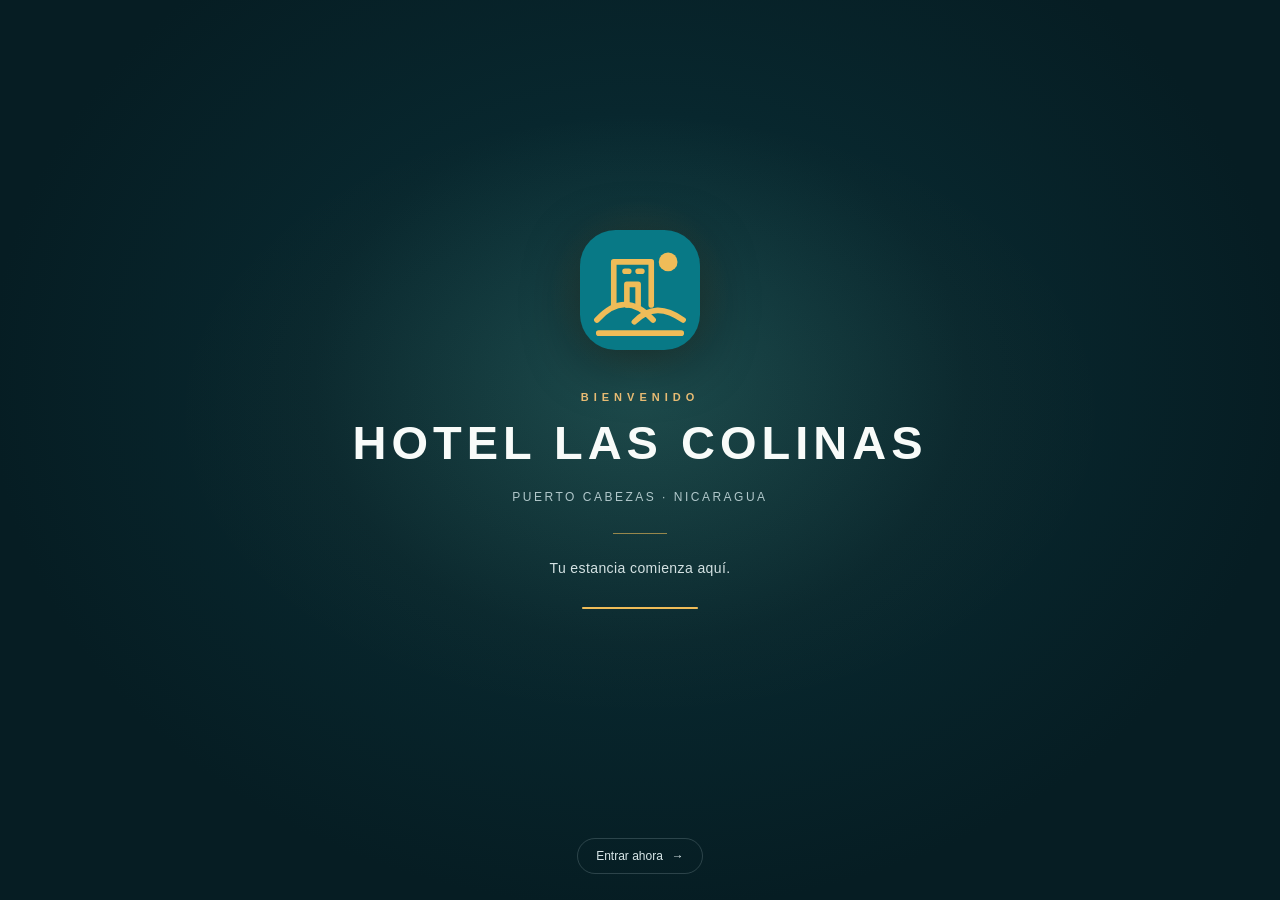
<file: index.html>
<!doctype html>
<html lang="es">
<head>
  <meta charset="utf-8">
  <meta name="viewport" content="width=device-width, initial-scale=1">
  <meta name="theme-color" content="#061d23">
  <meta name="description" content="Bienvenido a Hotel Las Colinas, Puerto Cabezas, Nicaragua.">
  <link rel="icon" type="image/svg+xml" href="./usuario/img/hotel-las-colinas.svg">
  <title>Bienvenido | Hotel Las Colinas</title>
  <noscript><meta http-equiv="refresh" content="2;url=usuario/html/index.html"></noscript>
  <style>
    :root {color-scheme:dark;font-family:"Segoe UI",Arial,sans-serif;background:#061d23;color:#f7fbfa;}
    * {box-sizing:border-box;}
    body {margin:0;min-width:280px;min-height:100vh;min-height:100svh;display:grid;grid-template-rows:1fr auto;background:radial-gradient(ellipse at 50% 42%,#10454c 0%,#08272e 36%,#061d23 72%);}
    main {position:relative;display:grid;place-items:center;min-height:0;padding:48px 24px;overflow:hidden;}
    .halo {position:absolute;inset:0;pointer-events:none;background:radial-gradient(ellipse at center,#e8b45b10,transparent 52%);opacity:0;animation:illuminate 1.7s ease-out both;}
    .intro {position:relative;width:min(100%,640px);text-align:center;animation:reveal 850ms cubic-bezier(.2,.7,.3,1) both;}
    .emblem {position:relative;display:grid;place-items:center;width:142px;height:142px;margin:0 auto 30px;}
    .emblem:before {content:"";position:absolute;inset:-20px;border-radius:50%;background:radial-gradient(circle,#efbc5825,transparent 70%);animation:illuminate 1.4s ease-out both;}
    .logo {position:relative;width:120px;height:120px;filter:drop-shadow(0 12px 28px #0007);animation:mark-in 1000ms cubic-bezier(.16,1,.3,1) both;}
    .eyebrow {margin:0 0 12px;color:#e7bb73;font-size:11px;font-weight:600;letter-spacing:5px;animation:reveal 900ms 150ms both;}
    h1 {margin:0;color:#f8fbf9;font-size:clamp(26px,5.8vw,47px);font-weight:600;line-height:1.2;letter-spacing:clamp(2px,.6vw,5px);text-transform:uppercase;}
    .location {margin:15px 0 0;color:#b1c8cb;font-size:12px;letter-spacing:2.5px;line-height:1.7;}
    .line {width:54px;height:1px;margin:26px auto;background:#efbc5899;}
    .welcome {margin:0;color:#d4e2e3;font-size:14px;letter-spacing:.4px;}
    .loading {width:116px;height:2px;margin:31px auto 0;border-radius:3px;overflow:hidden;background:#afc8cc26;}
    .loading:after {content:"";display:block;width:100%;height:100%;background:#efbc58;transform-origin:left;animation:progress 1750ms ease-in-out both;}
    footer {position:relative;padding:10px 24px 26px;text-align:center;}
    .skip {display:inline-block;padding:10px 18px;border:1px solid #b3c9cc38;border-radius:24px;color:#d9e7e9;text-decoration:none;font-size:12px;transition:background .15s,border-color .15s;}
    .skip:hover {background:#ffffff0d;border-color:#e7bb7388;}
    .skip:focus-visible {outline:2px solid #efbc58;outline-offset:5px;}
    .skip span {margin-left:9px;}
    body.leaving main {opacity:0;transform:scale(1.025);transition:opacity .3s ease,transform .3s ease;}
    @keyframes reveal {from {opacity:0;transform:translateY(12px);}to {opacity:1;transform:translateY(0);}}
    @keyframes mark-in {from {opacity:0;transform:scale(.78);}to {opacity:1;transform:scale(1);}}
    @keyframes illuminate {from {opacity:0;}to {opacity:1;}}
    @keyframes progress {from {transform:scaleX(0);}to {transform:scaleX(1);}}
    @media(max-height:500px) {.emblem {width:82px;height:82px;margin-bottom:14px;}.logo {width:72px;height:72px;}main {padding:24px 18px;}.line {margin:14px auto;}.loading {margin-top:18px;}footer {padding-bottom:14px;}}
    @media(prefers-reduced-motion:reduce) {*,*:before,*:after {animation:none!important;transition:none!important;}body.leaving main {opacity:1;transform:none;}}
  </style>
</head>
<body>
  <main aria-labelledby="hotel-name">
    <div class="halo" aria-hidden="true"></div>
    <section class="intro">
      <div class="emblem"><img class="logo" src="./usuario/img/hotel-las-colinas.svg" alt="Logo de Hotel Las Colinas" width="120" height="120"></div>
      <p class="eyebrow">BIENVENIDO</p>
      <h1 id="hotel-name">Hotel Las Colinas</h1>
      <p class="location">PUERTO CABEZAS · NICARAGUA</p>
      <div class="line" aria-hidden="true"></div>
      <p class="welcome">Tu estancia comienza aquí.</p>
      <div class="loading" aria-hidden="true"></div>
    </section>
  </main>
  <footer><a class="skip" href="./usuario/html/index.html">Entrar ahora<span aria-hidden="true">→</span></a></footer>
  <script>
    "use strict";
    // Relative navigation supports GitHub Pages project paths and local opening.
    const destination = new URL("./usuario/html/index.html", window.location.href);
    window.setTimeout(() => document.body.classList.add("leaving"), 1700);
    window.setTimeout(() => window.location.replace(destination.href), 2000);
  </script>
</body>
</html>
</file>
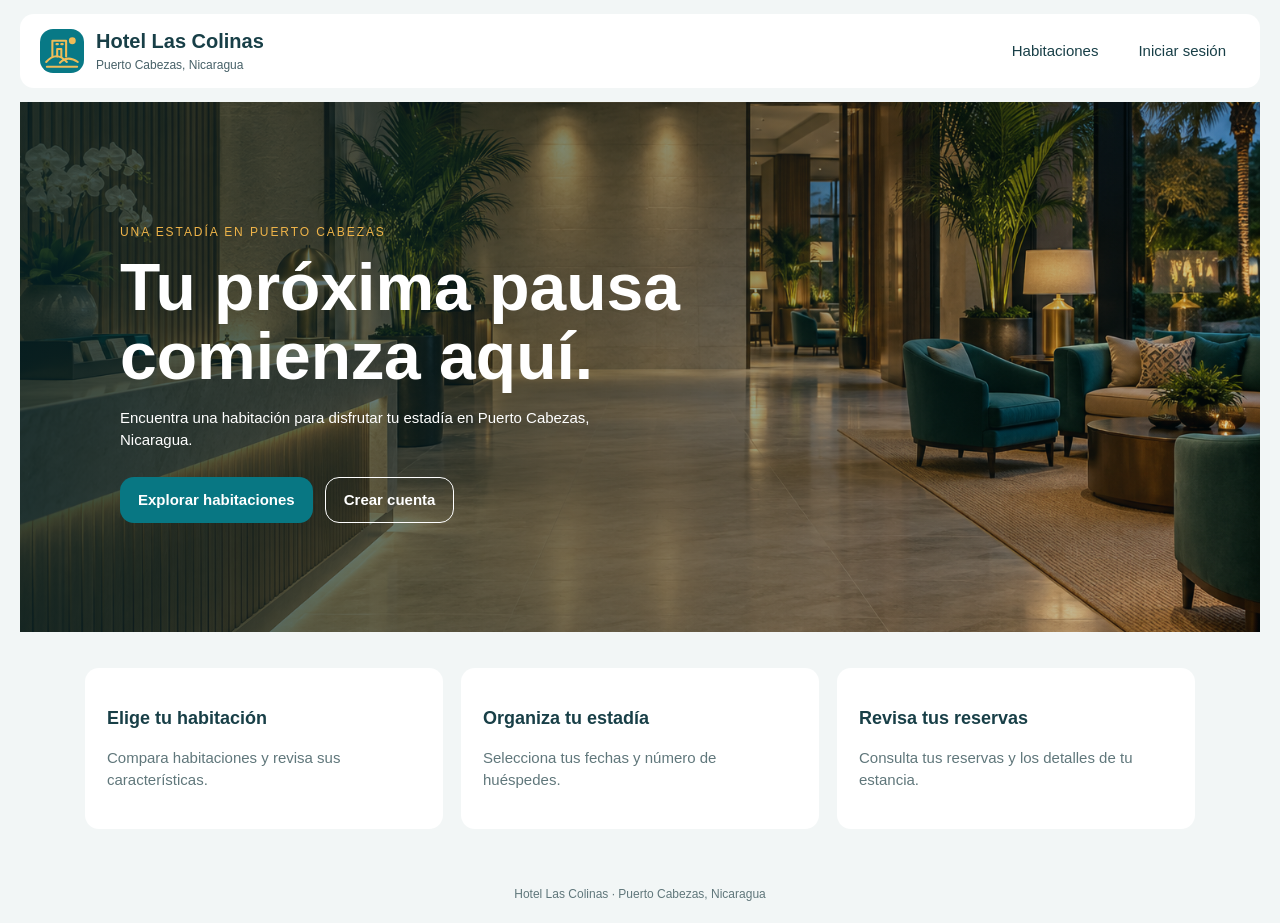
<file: usuario/html/index.html>
<!doctype html>
<html lang="es">
<head>
  <meta charset="utf-8">
  <meta name="viewport" content="width=device-width, initial-scale=1">
  <link rel="icon" type="image/svg+xml" href="../img/hotel-las-colinas.svg">
  <title>Hotel Las Colinas | Puerto Cabezas</title>
  <link rel="stylesheet" href="../css/index.css">
  <script src="../js/configuracion.js?v=2" defer></script>
  <script src="../js/invitado.js?v=1" defer></script>
  <script src="../js/index.js?v=60" defer></script>
  <link rel="stylesheet" href="../css/marca.css?v=1">
  <link rel="stylesheet" href="../css/invitado.css?v=1">
</head>
<body class="home-page">
  <header class="site-header">
    <a class="brand hotel-brand" href="index.html"><img class="hotel-logo" src="../img/hotel-las-colinas.svg" alt=""><span class="hotel-brand-copy"><strong>Hotel Las Colinas</strong><small>Puerto Cabezas, Nicaragua</small></span></a>
    <nav aria-label="Navegación principal">
      <a href="habitaciones.html">Habitaciones</a>
      <a href="reservas.html">Mis reservas</a>
      <a href="acceso.html">Iniciar sesión</a>
    </nav>
  </header>
  <main>
    <section class="home-hero">
      <div class="hero-copy">
        <p class="eyebrow">UNA ESTADÍA EN PUERTO CABEZAS</p>
        <h1>Tu próxima pausa comienza aquí.</h1>
        <p>Encuentra una habitación para disfrutar tu estadía en Puerto Cabezas, Nicaragua.</p>
        <div class="actions">
          <a class="button primary" href="habitaciones.html">Explorar habitaciones</a>
          <a class="button light" href="crear-cuenta.html">Crear cuenta</a>
        </div>
      </div>
    </section>
    <section class="home-features">
      <article><h2>Elige tu habitación</h2><p>Compara habitaciones y revisa sus características.</p></article>
      <article><h2>Organiza tu estadía</h2><p>Selecciona tus fechas y número de huéspedes.</p></article>
      <article><h2>Revisa tus reservas</h2><p>Consulta tus reservas y los detalles de tu estancia.</p></article>
    </section>
  </main>
  <footer class="site-footer">Hotel Las Colinas · Puerto Cabezas, Nicaragua</footer>
</body>
</html>
</file>
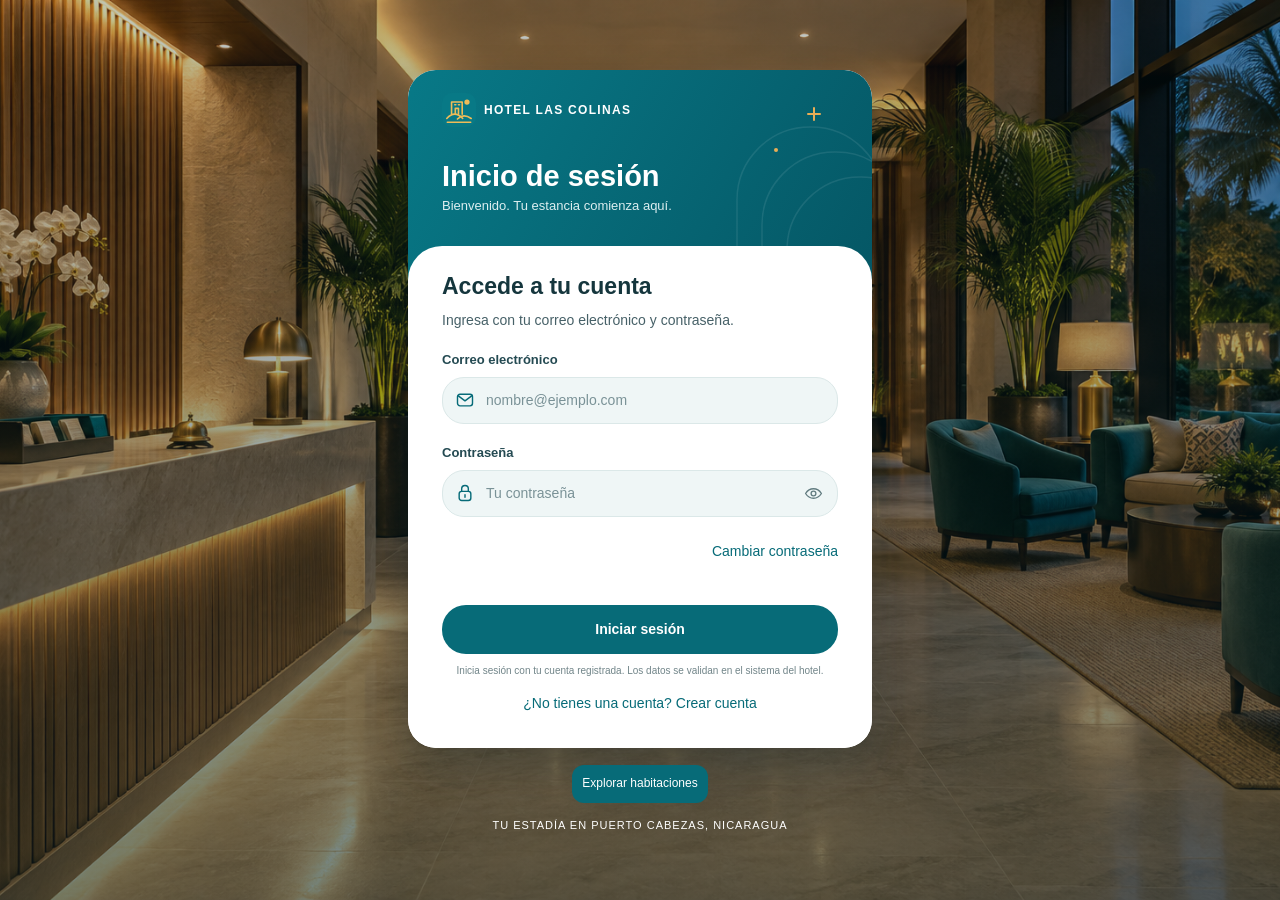
<file: usuario/html/acceso.html>
<!doctype html>
<html lang="es">
<head>
  <meta charset="utf-8">
  <meta name="viewport" content="width=device-width, initial-scale=1">
  <link rel="icon" type="image/svg+xml" href="../img/hotel-las-colinas.svg">
  <title>Iniciar sesión | Hotel Las Colinas</title>
  <link rel="stylesheet" href="../css/acceso.css?v=14">
  <script src="../js/configuracion.js?v=2" defer></script>
  <script src="../js/invitado.js?v=1" defer></script>
  <script src="../js/acceso.js?v=92" defer></script>
  <link rel="stylesheet" href="../css/marca.css?v=1">
  <link rel="stylesheet" href="../css/invitado.css?v=1">
</head>
<body class="auth-page login-page">
  <main class="auth-layout">
    <section class="auth-card">
      <header class="auth-heading">
        <svg class="header-decoration" viewBox="0 0 180 176" aria-hidden="true">
          <g fill="none" stroke="rgba(255,255,255,.086)" stroke-width="1.5">
            <rect x="45" y="57" width="147" height="235" rx="73"></rect>
            <rect x="70" y="82" width="147" height="235" rx="73"></rect>
            <rect x="95" y="107" width="147" height="235" rx="73"></rect>
          </g>
          <g fill="none" stroke="#E9AD56" stroke-width="2" stroke-linecap="round">
            <path d="M122 38v12M116 44h12"></path>
          </g>
          <circle cx="84" cy="80" r="2" fill="#E9AD56"></circle>
        </svg>
        <a class="auth-brand" href="index.html">
          <img class="hotel-logo" src="../img/hotel-las-colinas.svg" alt="">
          HOTEL LAS COLINAS
        </a>
        <h1>Inicio de sesión</h1>
        <p>Bienvenido. Tu estancia comienza aquí.</p>
      </header>

      <section class="form-panel">
        <h2>Accede a tu cuenta</h2>
        <p class="form-intro">Ingresa con tu correo electrónico y contraseña.</p>

        <form id="login-form" novalidate>
          <label for="email">Correo electrónico</label>
          <div class="input-shell">
            <svg class="field-icon" viewBox="0 0 24 24" aria-hidden="true">
              <g fill="none" stroke="currentColor" stroke-width="1.7" stroke-linecap="round" stroke-linejoin="round">
                <rect x="3" y="5" width="18" height="14" rx="3"></rect>
                <path d="m4 7 8 6 8-6"></path>
              </g>
            </svg>
            <input
              id="email"
              name="email"
              type="email"
              placeholder="nombre@ejemplo.com"
              autocomplete="email"
              maxlength="160"
              required
            >
          </div>

          <label for="password">Contraseña</label>
          <div class="input-shell">
            <svg class="field-icon" viewBox="0 0 24 24" aria-hidden="true">
              <g fill="none" stroke="currentColor" stroke-width="1.7" stroke-linecap="round" stroke-linejoin="round">
                <rect x="5" y="10" width="14" height="11" rx="3"></rect>
                <path d="M8 10V7a4 4 0 0 1 8 0v3M12 14v3"></path>
              </g>
            </svg>
            <input
              id="password"
              name="password"
              type="password"
              placeholder="Tu contraseña"
              autocomplete="current-password"
              maxlength="30"
              required
            >
            <button
              class="password-toggle"
              type="button"
              aria-label="Mostrar contraseña"
              aria-pressed="false"
            >
              <svg viewBox="0 0 24 24" aria-hidden="true">
                <g fill="none" stroke="currentColor" stroke-width="1.7" stroke-linecap="round" stroke-linejoin="round">
                  <path d="M2 12c5-8 15-8 20 0-5 8-15 8-20 0Z"></path>
                  <circle cx="12" cy="12" r="3"></circle>
                  <path class="eye-slash" d="m4 4 16 16"></path>
                </g>
              </svg>
            </button>
          </div>

          <p class="text-right">
            <a href="cambiar-clave.html">Cambiar contraseña</a>
          </p>
          <p id="form-message" class="form-message" aria-live="polite" role="status"></p>
          <button class="button primary full-width" type="submit">Iniciar sesión</button>
          <p class="demo-auth-note">Inicia sesión con tu cuenta registrada. Los datos se validan en el sistema del hotel.</p>
        </form>

        <p class="form-link">
          <a href="crear-cuenta.html">¿No tienes una cuenta? Crear cuenta</a>
        </p>
      </section>
    </section>

    <a class="browse-link" href="habitaciones.html">
      Explorar habitaciones
    </a>
    <p class="auth-footer">TU ESTADÍA EN PUERTO CABEZAS, NICARAGUA</p>
  </main>
</body>
</html>
</file>
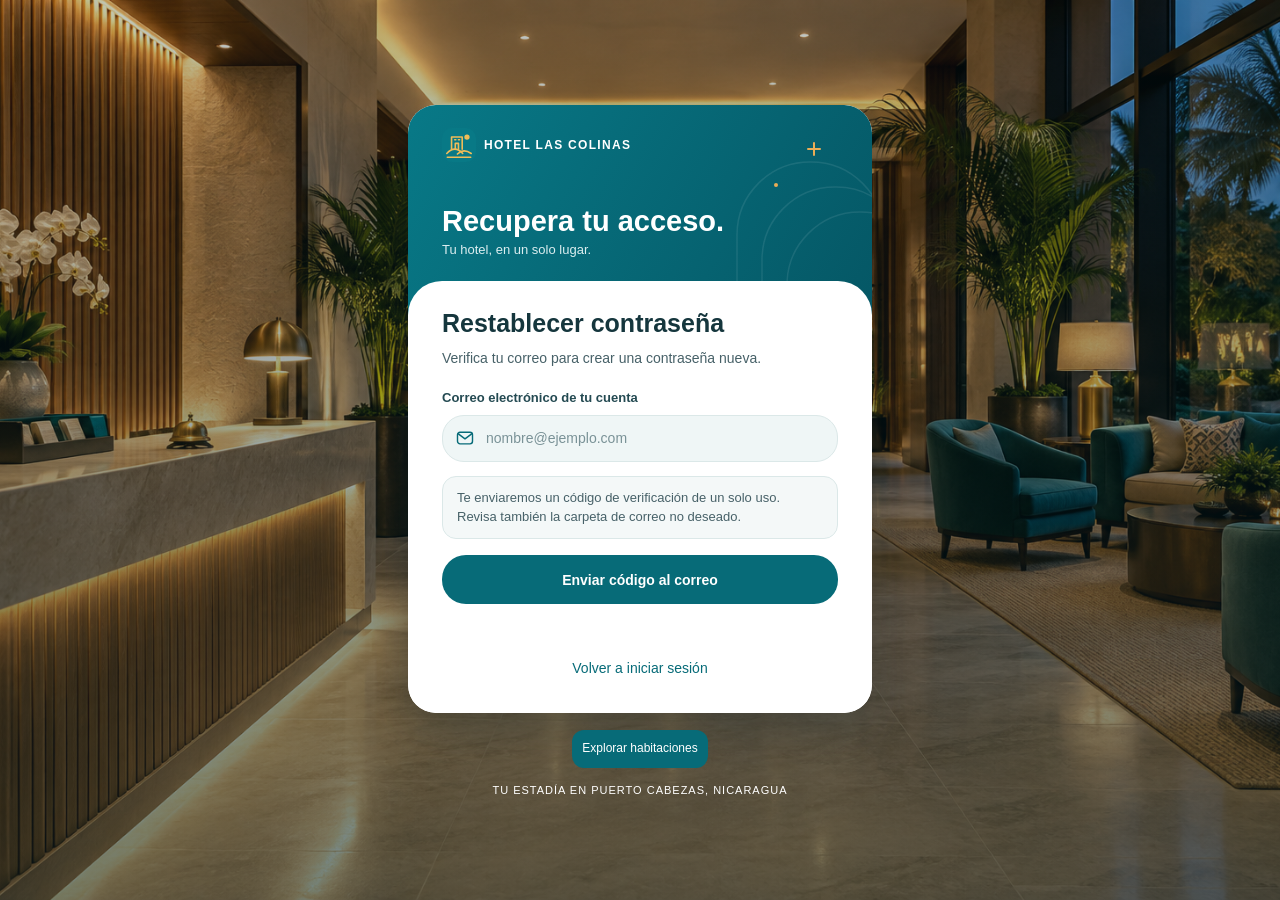
<file: usuario/html/cambiar-clave.html>
<!doctype html>
<html lang="es">
<head>
  <meta charset="utf-8">
  <meta name="viewport" content="width=device-width, initial-scale=1">
  <link rel="icon" type="image/svg+xml" href="../img/hotel-las-colinas.svg">
  <title>Cambiar contraseña | Hotel Las Colinas</title>
  <link rel="stylesheet" href="../css/cambiar-clave.css?v=7">
  <script src="../js/configuracion.js?v=2" defer></script>
  <script src="../js/invitado.js?v=1" defer></script>
  <script src="../js/cambiar-clave.js?v=92" defer></script>
  <link rel="stylesheet" href="../css/marca.css?v=1">
  <link rel="stylesheet" href="../css/invitado.css?v=1">
</head>
<body class="auth-page">
  <main class="auth-layout">
    <section class="auth-card">
      <header class="auth-heading">
        <svg class="header-decoration" viewBox="0 0 180 176" aria-hidden="true">
          <g fill="none" stroke="rgba(255,255,255,.086)" stroke-width="1.5">
            <rect x="45" y="57" width="147" height="235" rx="73"></rect>
            <rect x="70" y="82" width="147" height="235" rx="73"></rect>
            <rect x="95" y="107" width="147" height="235" rx="73"></rect>
          </g>
          <g fill="none" stroke="#E9AD56" stroke-width="2" stroke-linecap="round">
            <path d="M122 38v12M116 44h12"></path>
          </g>
          <circle cx="84" cy="80" r="2" fill="#E9AD56"></circle>
        </svg>
        <a class="auth-brand" href="index.html">
          <img class="hotel-logo" src="../img/hotel-las-colinas.svg" alt="">
          HOTEL LAS COLINAS
        </a>
        <h1>Recupera tu acceso.</h1>
        <p>Tu hotel, en un solo lugar.</p>
      </header>

      <section class="form-panel">
        <h2>Restablecer contraseña</h2>
        <p class="form-intro">Verifica tu correo para crear una contraseña nueva.</p>
        <form id="reset-form" novalidate>
          <div id="email-step">
            <label for="email">Correo electrónico de tu cuenta</label>
            <div class="input-shell">
              <svg class="field-icon" viewBox="0 0 24 24" aria-hidden="true">
                <g fill="none" stroke="currentColor" stroke-width="1.7" stroke-linecap="round" stroke-linejoin="round">
                  <rect x="3" y="5" width="18" height="14" rx="3"></rect>
                  <path d="m4 7 8 6 8-6"></path>
                </g>
              </svg>
              <input id="email" name="email" type="email" placeholder="nombre@ejemplo.com" autocomplete="email" maxlength="160" required>
            </div>
            <p class="verification-note">Te enviaremos un código de verificación de un solo uso. Revisa también la carpeta de correo no deseado.</p>
            <button id="send-code" class="button full-width" type="submit">Enviar código al correo</button>
          </div>

          <div id="verification-step" hidden>
            <p id="code-sent-note" class="verification-note">Ingresa el código que enviamos a tu correo. El código vence en 10 minutos.</p>

            <label for="code">Código de verificación</label>
            <div class="input-shell">
              <svg class="field-icon" viewBox="0 0 24 24" aria-hidden="true">
                <g fill="none" stroke="currentColor" stroke-width="1.7" stroke-linecap="round" stroke-linejoin="round">
                  <rect x="3" y="5" width="18" height="14" rx="3"></rect>
                  <path d="M7 9h.01M12 9h.01M17 9h.01M7 14h10"></path>
                </g>
              </svg>
              <input id="code" name="code" type="text" inputmode="numeric" autocomplete="one-time-code" placeholder="Código de 6 dígitos" maxlength="6" pattern="[0-9]{6}" required>
            </div>

            <label for="password">Nueva contraseña</label>
            <div class="input-shell">
              <svg class="field-icon" viewBox="0 0 24 24" aria-hidden="true">
                <g fill="none" stroke="currentColor" stroke-width="1.7" stroke-linecap="round" stroke-linejoin="round">
                  <rect x="5" y="10" width="14" height="11" rx="3"></rect>
                  <path d="M8 10V7a4 4 0 0 1 8 0v3M12 14v3"></path>
                </g>
              </svg>
              <input id="password" name="password" type="password" placeholder="Entre 12 y 30 caracteres" minlength="12" maxlength="30" autocomplete="new-password" required>
              <button class="password-toggle" type="button" aria-label="Mostrar contraseña" aria-pressed="false">
                <svg viewBox="0 0 24 24" aria-hidden="true">
                  <g fill="none" stroke="currentColor" stroke-width="1.7" stroke-linecap="round" stroke-linejoin="round">
                    <path d="M2 12c5-8 15-8 20 0-5 8-15 8-20 0Z"></path>
                    <circle cx="12" cy="12" r="3"></circle>
                    <path class="eye-slash" d="m4 4 16 16"></path>
                  </g>
                </svg>
              </button>
            </div>

            <label for="confirm">Confirmar contraseña</label>
            <div class="input-shell">
              <svg class="field-icon" viewBox="0 0 24 24" aria-hidden="true">
                <g fill="none" stroke="currentColor" stroke-width="1.7" stroke-linecap="round" stroke-linejoin="round">
                  <rect x="5" y="10" width="14" height="11" rx="3"></rect>
                  <path d="M8 10V7a4 4 0 0 1 8 0v3M12 14v3"></path>
                </g>
              </svg>
              <input id="confirm" name="confirm" type="password" placeholder="Repite la nueva contraseña" minlength="12" maxlength="30" autocomplete="new-password" required>
              <button class="password-toggle" type="button" aria-label="Mostrar contraseña" aria-pressed="false">
                <svg viewBox="0 0 24 24" aria-hidden="true">
                  <g fill="none" stroke="currentColor" stroke-width="1.7" stroke-linecap="round" stroke-linejoin="round">
                    <path d="M2 12c5-8 15-8 20 0-5 8-15 8-20 0Z"></path>
                    <circle cx="12" cy="12" r="3"></circle>
                    <path class="eye-slash" d="m4 4 16 16"></path>
                  </g>
                </svg>
              </button>
            </div>

            <div class="reset-actions">
              <button id="resend-code" class="text-button" type="button">Reenviar código</button>
              <button id="change-email" class="text-button" type="button">Usar otro correo</button>
            </div>
            <button id="reset-password" class="button full-width" type="submit">Restablecer contraseña</button>
          </div>

          <p id="form-message" class="form-message" aria-live="polite" role="status"></p>
        </form>
        <p class="form-link"><a href="acceso.html">Volver a iniciar sesión</a></p>
      </section>
    </section>

    <a class="browse-link" href="habitaciones.html">Explorar habitaciones</a>
    <p class="auth-footer">TU ESTADÍA EN PUERTO CABEZAS, NICARAGUA</p>
  </main>
</body>
</html>
</file>
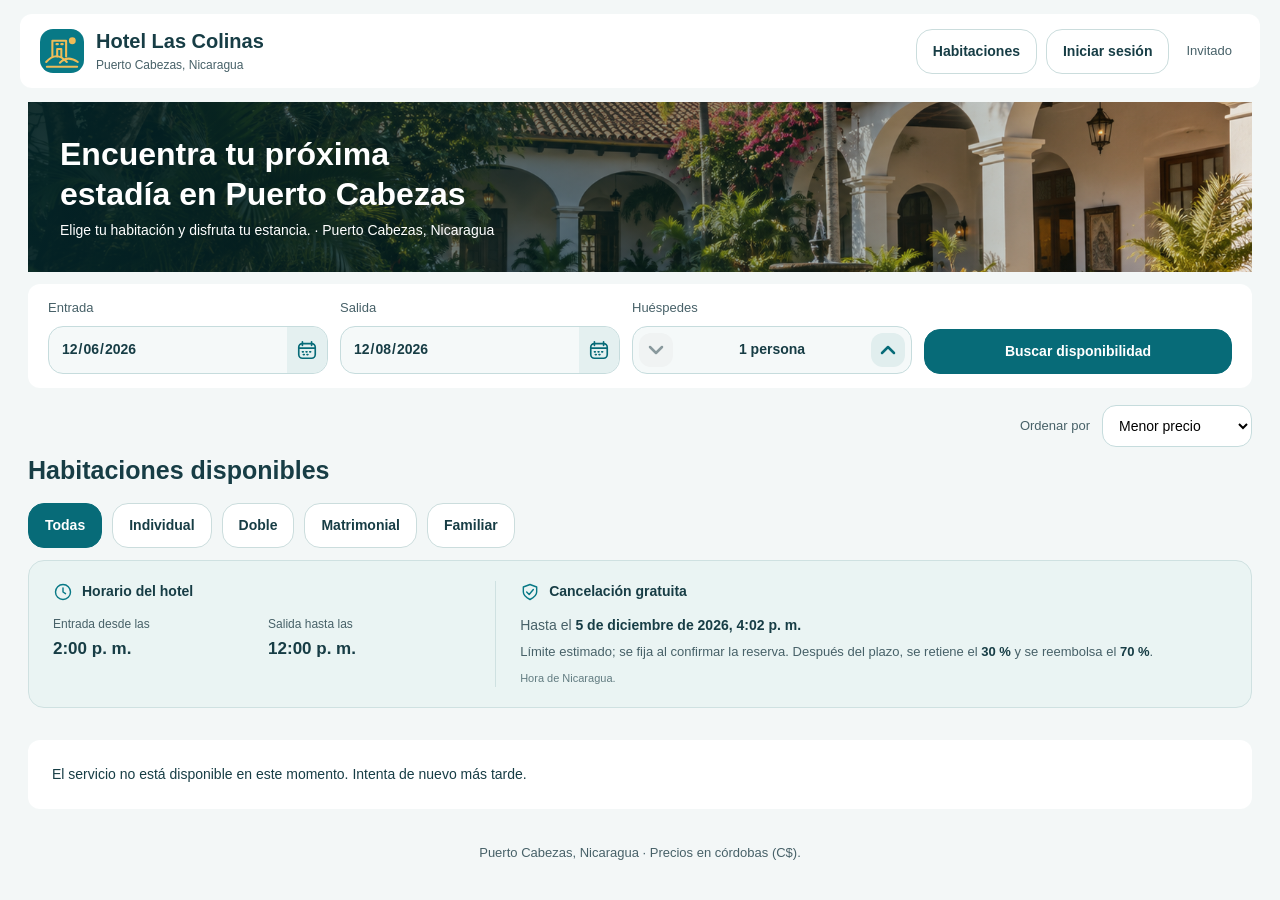
<file: usuario/html/confirmacion.html>
<!doctype html>
<html lang="es">
<head>
  <meta charset="utf-8">
  <meta name="viewport" content="width=device-width, initial-scale=1">
  <meta name="theme-color" content="#076b78">
  <link rel="icon" type="image/svg+xml" href="../img/hotel-las-colinas.svg">
  <title>Confirmación | Hotel Las Colinas</title>
  <link rel="stylesheet" href="../css/confirmacion.css?v=3">
  <script src="../js/configuracion.js?v=2" defer></script>
  <script src="../js/invitado.js?v=1" defer></script>
  <script src="../js/politica.js?v=60" defer></script>
  <script src="../js/confirmacion.js?v=92" defer></script>
  <link rel="stylesheet" href="../css/marca.css?v=1">
  <link rel="stylesheet" href="../css/invitado.css?v=1">
</head>
<body>
  <header class="site-header">
    <a class="brand hotel-brand" href="index.html"><img class="hotel-logo" src="../img/hotel-las-colinas.svg" alt=""><span class="hotel-brand-copy"><strong>Hotel Las Colinas</strong><small>Puerto Cabezas, Nicaragua</small></span></a>
    <nav aria-label="Navegación principal">
      <a href="habitaciones.html">Habitaciones</a>
      <a href="reservas.html">Mis reservas</a>
      <a href="mi-cuenta.html">Mi cuenta</a>
      <span class="guest-label">Invitado</span>
    </nav>
  </header>

  <main class="confirmation-page">
    <section class="confirmation-card" aria-labelledby="confirmation-title">
      <div class="success-icon" aria-hidden="true">
        <svg viewBox="0 0 48 48">
          <path d="m13 24 7 7 15-16"></path>
        </svg>
      </div>
      <p class="eyebrow">PASO 3 DE 3</p>
      <h1 id="confirmation-title">¡Reserva confirmada!</h1>
      <p class="confirmation-intro">Tu reserva se ha registrado correctamente. Consulta los detalles de tu estancia a continuación.</p>

      <div class="confirmation-code">
        <div>
          <span>CÓDIGO DE RESERVA</span>
          <strong data-confirmation-code></strong>
        </div>
        <span class="payment-status">PAGO REGISTRADO</span>
      </div>

      <div class="confirmation-details">
        <img src="../img/rooms/doble.png" alt="" data-confirmation-image>
        <div class="stay-info">
          <h2 data-confirmation-room></h2>
          <p data-confirmation-beds></p>
          <p data-confirmation-dates></p>
          <p data-confirmation-guests></p>
          <p data-confirmation-policy></p>
        </div>
        <div class="confirmation-total">
          <strong data-confirmation-total></strong>
          <span>Total de la estadía</span>
        </div>
      </div>

      <div class="demo-notice">
        <strong>Comprobante de reserva</strong>
        Conserva tu código de reserva para presentarlo a tu llegada al hotel.
      </div>

      <div class="confirmation-actions">
        <a class="button primary" href="factura.html" data-invoice-link>Ver comprobante</a>
        <a class="button secondary" href="reservas.html">Ver mis reservas</a>
        <a class="button secondary" href="habitaciones.html">Explorar habitaciones</a>
      </div>
    </section>
  </main>

  <footer class="site-footer">
    Puerto Cabezas, Nicaragua · Hotel Las Colinas
  </footer>
</body>
</html>
</file>
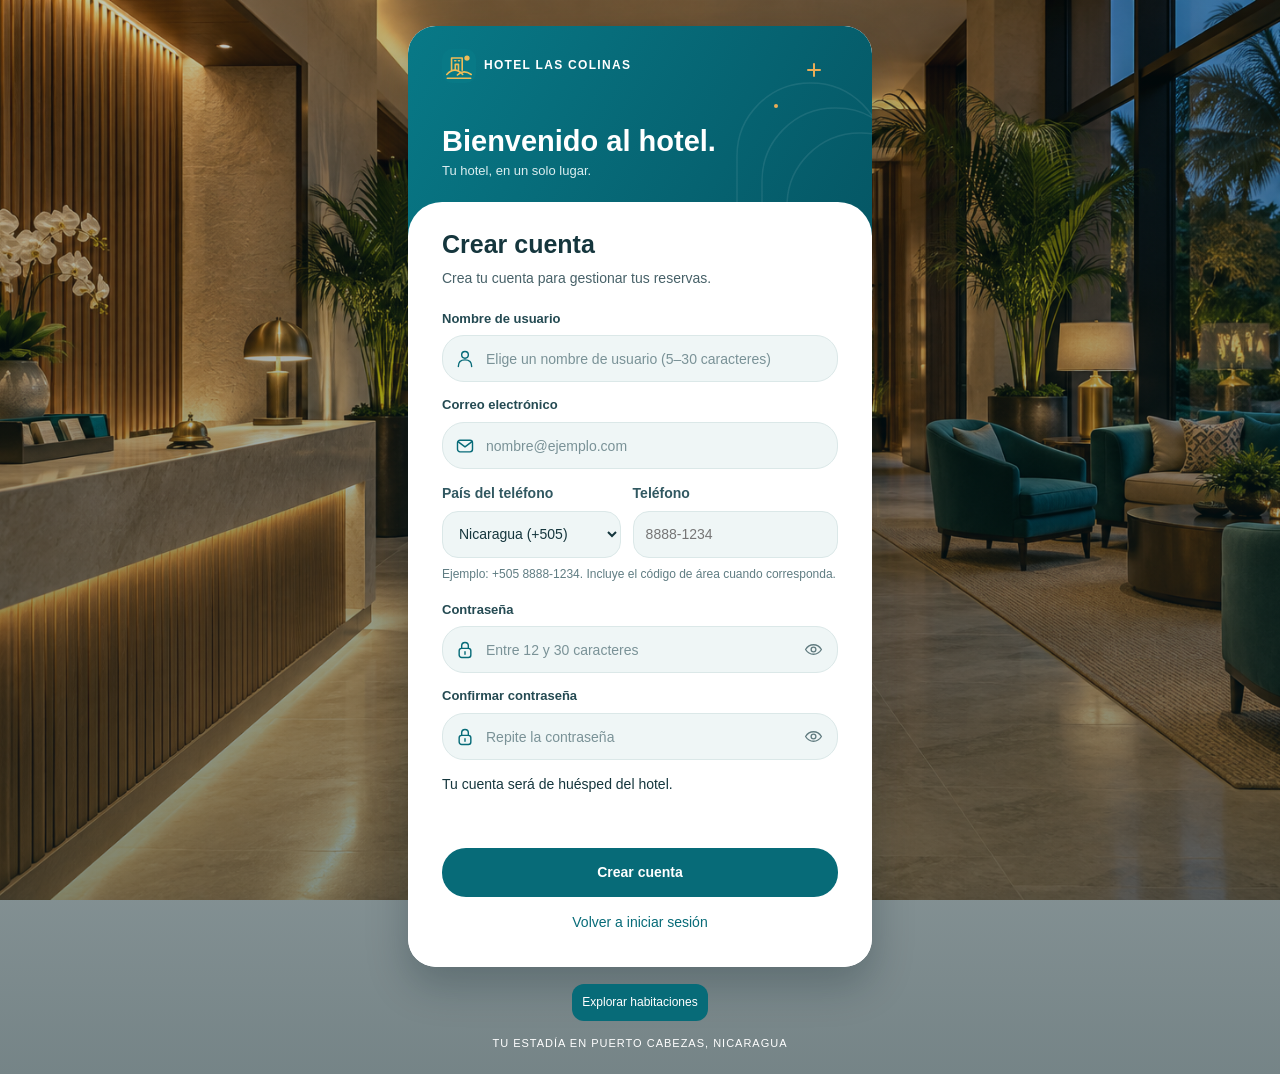
<file: usuario/html/crear-cuenta.html>
<!doctype html>
<html lang="es">
<head>
  <meta charset="utf-8">
  <meta name="viewport" content="width=device-width, initial-scale=1">
  <link rel="icon" type="image/svg+xml" href="../img/hotel-las-colinas.svg">
  <title>Crear cuenta | Hotel Las Colinas</title>
  <link rel="stylesheet" href="../css/crear-cuenta.css?v=80">
  <link rel="stylesheet" href="../css/telefono.css?v=2">
  <script src="../js/configuracion.js?v=2" defer></script>
  <script src="../js/invitado.js?v=1" defer></script>
  <script src="../js/telefono.js?v=60" defer></script>
  <script src="../js/crear-cuenta.js?v=92" defer></script>
  <link rel="stylesheet" href="../css/marca.css?v=1">
  <link rel="stylesheet" href="../css/invitado.css?v=1">
</head>
<body class="auth-page">
  <main class="auth-layout">
    <section class="auth-card">
      <header class="auth-heading">
        <svg class="header-decoration" viewBox="0 0 180 176" aria-hidden="true">
          <g fill="none" stroke="rgba(255,255,255,.086)" stroke-width="1.5">
            <rect x="45" y="57" width="147" height="235" rx="73"></rect>
            <rect x="70" y="82" width="147" height="235" rx="73"></rect>
            <rect x="95" y="107" width="147" height="235" rx="73"></rect>
          </g>
          <g fill="none" stroke="#E9AD56" stroke-width="2" stroke-linecap="round">
            <path d="M122 38v12M116 44h12"></path>
          </g>
          <circle cx="84" cy="80" r="2" fill="#E9AD56"></circle>
        </svg>
        <a class="auth-brand" href="index.html">
          <img class="hotel-logo" src="../img/hotel-las-colinas.svg" alt="">
          HOTEL LAS COLINAS
        </a>
        <h1>Bienvenido al hotel.</h1>
        <p>Tu hotel, en un solo lugar.</p>
      </header>

      <section class="form-panel">
        <h2>Crear cuenta</h2>
        <p class="form-intro">Crea tu cuenta para gestionar tus reservas.</p>
        <form id="register-form" novalidate>
          <label for="name">Nombre de usuario</label>
          <div class="input-shell">
            <svg class="field-icon" viewBox="0 0 24 24" aria-hidden="true">
              <g fill="none" stroke="currentColor" stroke-width="1.7" stroke-linecap="round" stroke-linejoin="round">
                <circle cx="12" cy="7" r="4"></circle>
                <path d="M4 21c0-5 3-8 8-8s8 3 8 8"></path>
              </g>
            </svg>
            <input id="name" name="name" type="text" placeholder="Elige un nombre de usuario (5–30 caracteres)" autocomplete="username" minlength="5" maxlength="30" required>
          </div>

          <label for="email">Correo electrónico</label>
          <div class="input-shell">
            <svg class="field-icon" viewBox="0 0 24 24" aria-hidden="true">
              <g fill="none" stroke="currentColor" stroke-width="1.7" stroke-linecap="round" stroke-linejoin="round">
                <rect x="3" y="5" width="18" height="14" rx="3"></rect>
                <path d="m4 7 8 6 8-6"></path>
              </g>
            </svg>
            <input id="email" name="email" type="email" placeholder="nombre@ejemplo.com" autocomplete="email" maxlength="160" required>
          </div>

          <div class="contact-phone" data-contact-phone>
            <div><label for="phone-country">País del teléfono</label><select id="phone-country" name="phoneCountry" autocomplete="country" required aria-describedby="phone-hint"></select></div>
            <div><label for="phone">Teléfono</label><input id="phone" name="phone" type="tel" autocomplete="tel-national" inputmode="tel" maxlength="30" required aria-describedby="phone-hint phone-error"></div>
            <p class="phone-hint" id="phone-hint"></p>
            <p class="phone-error" id="phone-error" aria-live="polite"></p>
          </div>

          <label for="password">Contraseña</label>
          <div class="input-shell">
            <svg class="field-icon" viewBox="0 0 24 24" aria-hidden="true">
              <g fill="none" stroke="currentColor" stroke-width="1.7" stroke-linecap="round" stroke-linejoin="round">
                <rect x="5" y="10" width="14" height="11" rx="3"></rect>
                <path d="M8 10V7a4 4 0 0 1 8 0v3M12 14v3"></path>
              </g>
            </svg>
            <input id="password" name="password" type="password" placeholder="Entre 12 y 30 caracteres" minlength="12" maxlength="30" autocomplete="new-password" required>
            <button class="password-toggle" type="button" aria-label="Mostrar contraseña" aria-pressed="false">
              <svg viewBox="0 0 24 24" aria-hidden="true">
                <g fill="none" stroke="currentColor" stroke-width="1.7" stroke-linecap="round" stroke-linejoin="round">
                  <path d="M2 12c5-8 15-8 20 0-5 8-15 8-20 0Z"></path>
                  <circle cx="12" cy="12" r="3"></circle>
                  <path class="eye-slash" d="m4 4 16 16"></path>
                </g>
              </svg>
            </button>
          </div>

          <label for="confirm">Confirmar contraseña</label>
          <div class="input-shell">
            <svg class="field-icon" viewBox="0 0 24 24" aria-hidden="true">
              <g fill="none" stroke="currentColor" stroke-width="1.7" stroke-linecap="round" stroke-linejoin="round">
                <rect x="5" y="10" width="14" height="11" rx="3"></rect>
                <path d="M8 10V7a4 4 0 0 1 8 0v3M12 14v3"></path>
              </g>
            </svg>
            <input id="confirm" name="confirm" type="password" placeholder="Repite la contraseña" minlength="12" maxlength="30" autocomplete="new-password" required>
            <button class="password-toggle" type="button" aria-label="Mostrar contraseña" aria-pressed="false">
              <svg viewBox="0 0 24 24" aria-hidden="true">
                <g fill="none" stroke="currentColor" stroke-width="1.7" stroke-linecap="round" stroke-linejoin="round">
                  <path d="M2 12c5-8 15-8 20 0-5 8-15 8-20 0Z"></path>
                  <circle cx="12" cy="12" r="3"></circle>
                  <path class="eye-slash" d="m4 4 16 16"></path>
                </g>
              </svg>
            </button>
          </div>

          <section id="email-verification" class="email-verification" aria-labelledby="verification-title" hidden>
            <h3 id="verification-title">Confirma tu correo</h3>
            <p id="verification-description">Ingresa el código que enviamos a tu correo para activar tu cuenta y consultar tus reservas.</p>
            <label for="verification-code">Código de verificación</label>
            <div class="input-shell"><input id="verification-code" name="verificationCode" type="text" inputmode="numeric" autocomplete="one-time-code" maxlength="6" placeholder="Código de 6 números" aria-describedby="verification-description"></div>
            <div class="verification-actions"><button id="resend-verification" type="button">Reenviar código</button><button id="edit-registration" type="button">Modificar datos</button></div>
          </section>
          <p class="form-note">Tu cuenta será de huésped del hotel.</p>
          <p id="form-message" class="form-message" aria-live="polite" role="status"></p>
          <button class="button full-width" type="submit">Crear cuenta</button>
        </form>
        <p class="form-link"><a href="acceso.html">Volver a iniciar sesión</a></p>
      </section>
    </section>

    <a class="browse-link" href="habitaciones.html">Explorar habitaciones</a>
    <p class="auth-footer">TU ESTADÍA EN PUERTO CABEZAS, NICARAGUA</p>
  </main>
</body>
</html>
</file>
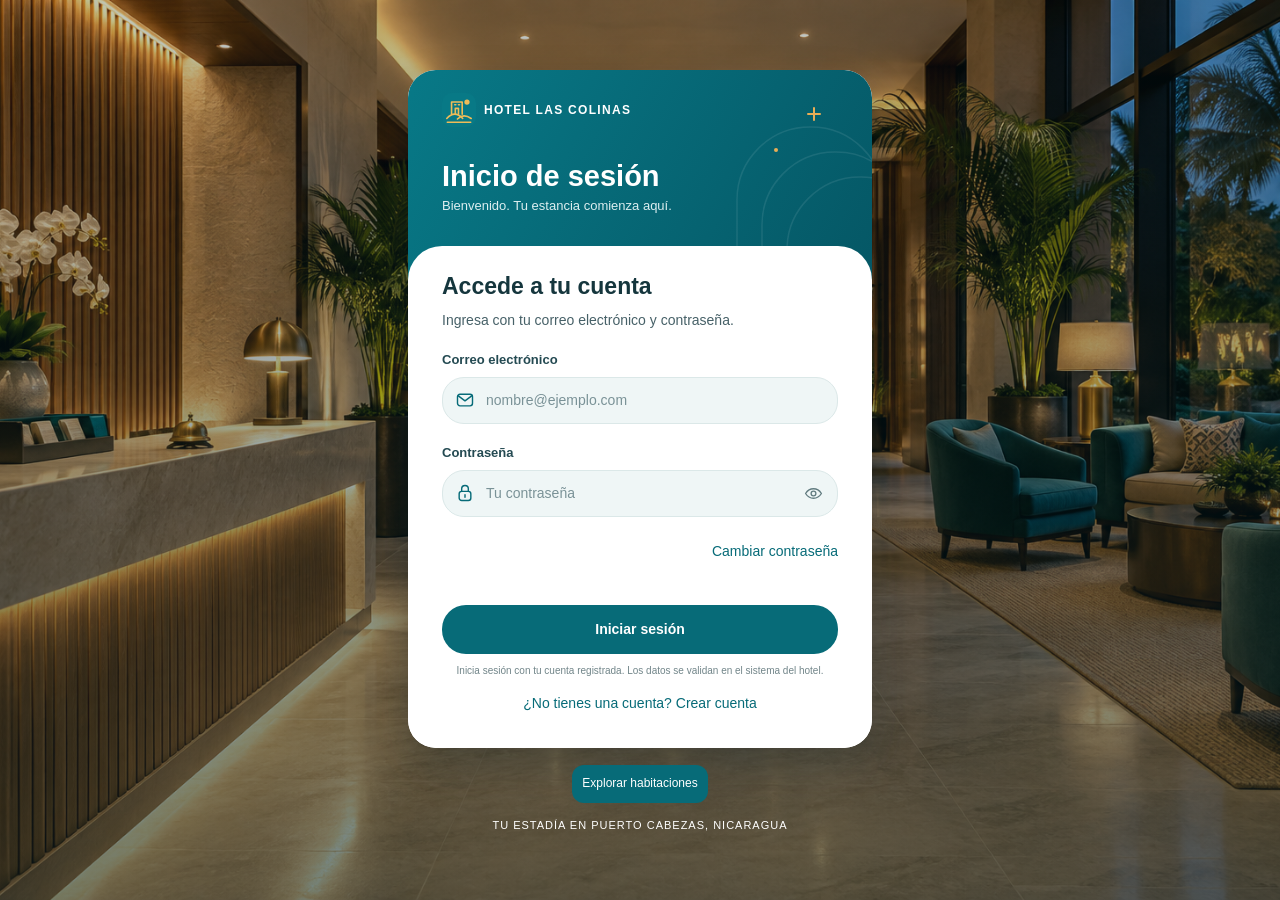
<file: usuario/html/factura.html>
<!doctype html>
<html lang="es">
<head>
  <meta charset="utf-8">
  <meta name="viewport" content="width=device-width, initial-scale=1">
  <meta name="theme-color" content="#076b78">
  <link rel="icon" type="image/svg+xml" href="../img/hotel-las-colinas.svg">
  <title>Comprobante de reserva | Hotel Las Colinas</title>
  <link rel="stylesheet" href="../css/factura.css">
  <script src="../js/configuracion.js?v=2" defer></script>
  <script src="../js/invitado.js?v=1" defer></script>
  <script src="../js/politica.js?v=60" defer></script>
  <script src="../js/factura.js?v=92" defer></script>
  <link rel="stylesheet" href="../css/marca.css?v=1">
  <link rel="stylesheet" href="../css/invitado.css?v=1">
</head>
<body>
  <header class="site-header">
    <a class="brand hotel-brand" href="habitaciones.html"><img class="hotel-logo" src="../img/hotel-las-colinas.svg" alt=""><span class="hotel-brand-copy"><strong>Hotel Las Colinas</strong><small>Puerto Cabezas, Nicaragua</small></span></a>
    <nav aria-label="Navegación principal">
      <a href="habitaciones.html">Habitaciones</a>
      <a href="reservas.html">Mis reservas</a>
      <a href="mi-cuenta.html">Mi cuenta</a>
    </nav>
  </header>

  <main class="receipt-page">
    <div class="receipt-actions">
      <a class="back-link" href="reservas.html">Volver a mis reservas</a>
      <button class="button primary" type="button" data-print-receipt>Imprimir / Guardar PDF</button>
    </div>

    <section class="receipt-document" id="receipt-document" aria-labelledby="receipt-title" hidden>
      <div class="receipt-banner">
        <span class="receipt-mark" aria-hidden="true">⌂</span>
        <div>
          <img class="receipt-logo" src="../img/hotel-las-colinas.svg" alt="Logo de Hotel Las Colinas">
          <p class="eyebrow">HOTEL LAS COLINAS</p>
          <h1 id="receipt-title">Comprobante de reserva</h1>
          <p>Puerto Cabezas, Nicaragua</p>
        </div>
        <span class="demo-stamp">COMPROBANTE DE RESERVA</span>
      </div>

      <div class="receipt-meta">
        <div><span>Número de comprobante</span><strong data-receipt-code></strong></div>
        <div><span>Fecha de emisión</span><strong data-issued-at></strong></div>
        <div><span>Código de reserva</span><strong data-booking-code></strong></div>
        <div><span>Estado del pago</span><strong data-payment-status></strong></div>
      </div>

      <section class="receipt-parties">
        <div><h2>Huésped</h2><p data-guest-name></p><p data-guest-email></p></div>
        <div><h2>Establecimiento</h2><p>Hotel Las Colinas · Puerto Cabezas, Nicaragua</p><p class="muted">Datos fiscales pendientes de configuración</p></div>
      </section>

      <section class="receipt-stay">
        <h2>Detalle de la estadía</h2>
        <div class="receipt-table-wrap">
          <table>
            <thead><tr><th>Servicio</th><th>Noches</th><th>Precio por noche</th><th>Total</th></tr></thead>
            <tbody><tr><td><strong data-room-name></strong><small data-bed-info></small></td><td data-nights></td><td data-nightly-rate></td><td data-line-total></td></tr></tbody>
          </table>
        </div>
        <div class="receipt-stay-meta">
          <p><span>Entrada</span><strong><span data-arrival></span> · desde las <span data-check-in-time></span></strong></p>
          <p><span>Salida</span><strong><span data-departure></span> · hasta las <span data-check-out-time></span></strong></p>
          <p><span>Huéspedes</span><strong data-guests></strong></p>
          <p><span>Forma de pago</span><strong>Tarjeta</strong></p>
        </div>
      </section>

      <div class="receipt-total"><span>Total de la estadía</span><strong data-grand-total></strong></div>
      <section class="receipt-stay-meta" data-refund-summary hidden aria-label="Cancelación y reembolso">
        <p><span>Pago original</span><strong data-paid-amount></strong></p>
        <p><span>Cargo de cancelación</span><strong data-cancellation-fee></strong></p>
        <p><span>Reembolso</span><strong data-refund-amount></strong></p>
        <p><span>Importe retenido por el hotel</span><strong data-net-paid></strong></p>
      </section>
      <p class="receipt-policy" data-cancellation-policy></p>
      <div class="receipt-disclaimer"><strong>Este comprobante corresponde a tu reserva.</strong> No es una factura fiscal.</div>
    </section>

    <section class="receipt-not-found" data-receipt-not-found hidden>
      <h1>No se encontró el comprobante</h1>
      <p>La reserva puede no existir en este navegador o haber sido cancelada.</p>
      <a class="button primary" href="reservas.html">Ir a mis reservas</a>
    </section>
  </main>

  <footer class="site-footer">Puerto Cabezas, Nicaragua · Comprobante de reserva</footer>
</body>
</html>
</file>
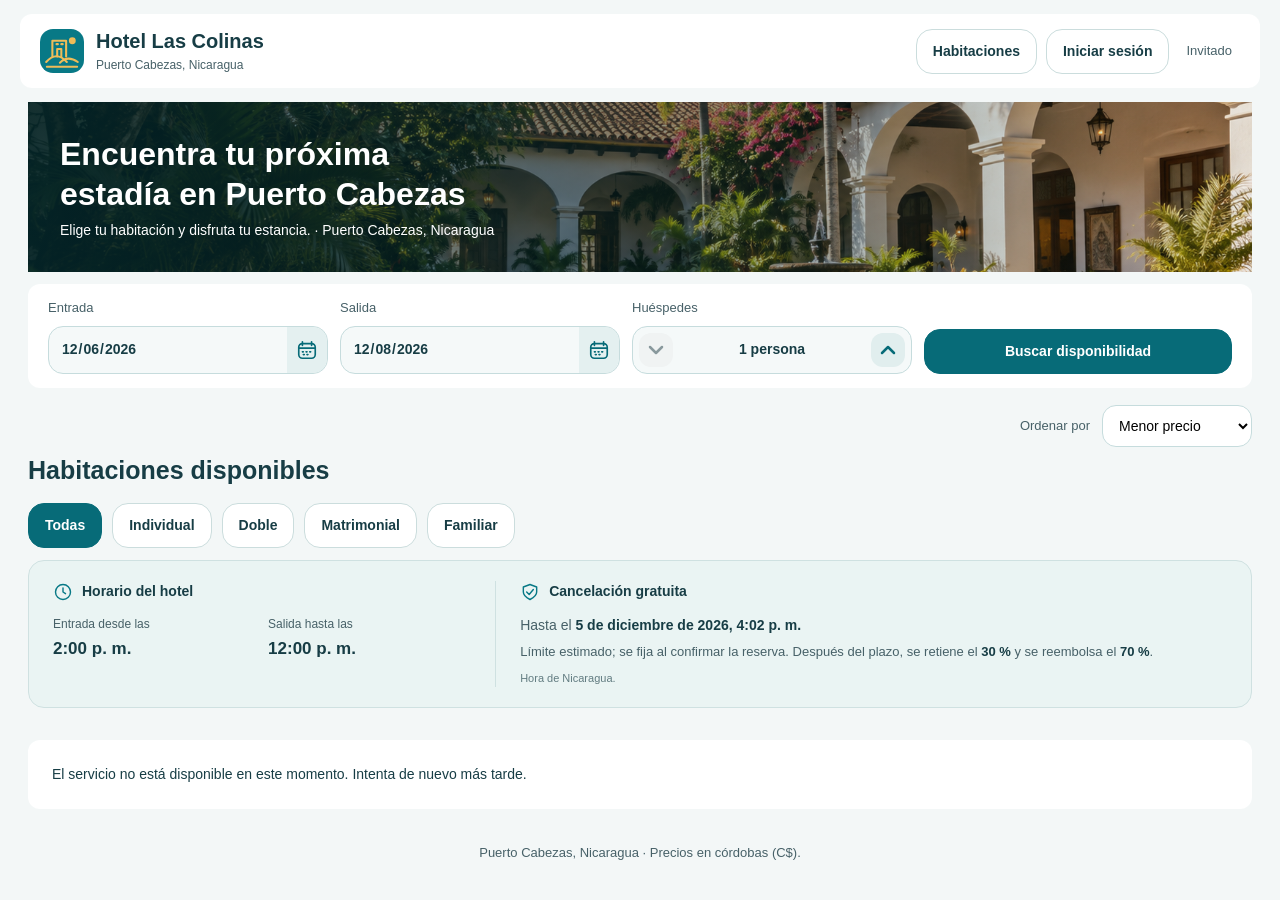
<file: usuario/html/habitaciones.html>
<!doctype html>
<html lang="es">
<head>
  <meta charset="utf-8">
  <meta name="viewport" content="width=device-width, initial-scale=1">
  <link rel="icon" type="image/svg+xml" href="../img/hotel-las-colinas.svg">
  <title>Habitaciones | Hotel Las Colinas</title>
  <link rel="stylesheet" href="../css/habitaciones.css?v=94">
  <link rel="stylesheet" href="../css/calendario.css?v=1">
  <script src="../js/configuracion.js?v=2" defer></script>
  <script src="../js/invitado.js?v=1" defer></script>
  <script src="../js/politica.js?v=60" defer></script>
  <script src="../js/habitaciones.js?v=95" defer></script>
  <script src="../js/calendario.js?v=60" defer></script>
  <link rel="stylesheet" href="../css/marca.css?v=1">
  <link rel="stylesheet" href="../css/invitado.css?v=1">
</head>
<body>
  <header class="site-header">
    <a class="brand hotel-brand" href="index.html"><img class="hotel-logo" src="../img/hotel-las-colinas.svg" alt=""><span class="hotel-brand-copy"><strong>Hotel Las Colinas</strong><small>Puerto Cabezas, Nicaragua</small></span></a>
    <nav aria-label="Navegación principal">
      <a class="current" href="habitaciones.html">Habitaciones</a>
      <a href="reservas.html">Mis reservas</a>
      <a href="mi-cuenta.html">Mi cuenta</a>
      <span class="guest-label">Invitado</span>
    </nav>
  </header>

  <main>
    <section class="rooms-hero">
      <div>
        <h1>Encuentra tu próxima<br>estadía en Puerto Cabezas</h1>
        <p>Elige tu habitación y disfruta tu estancia. · Puerto Cabezas, Nicaragua</p>
      </div>
    </section>

    <form class="search-panel" id="search-form">
      <label for="arrival">Entrada</label>
      <div class="date-control" id="arrival-control">
        <input id="arrival" name="arrival" type="date" required>
        <button
          class="calendar-button"
          type="button"
          data-open-calendar="arrival"
          aria-label="Abrir calendario de entrada"
        >
          <svg viewBox="0 0 24 24" aria-hidden="true">
            <g
              fill="none"
              stroke="currentColor"
              stroke-width="1.8"
              stroke-linecap="round"
              stroke-linejoin="round"
            >
              <rect x="3" y="5" width="18" height="16" rx="4"></rect>
              <path d="M7 3v4m10-4v4M3 10h18"></path>
              <path d="M7 14h1m3 0h1m3 0h1m-8 3h1m3 0h1"></path>
            </g>
          </svg>
        </button>
      </div>

      <label for="departure">Salida</label>
      <div class="date-control" id="departure-control">
        <input id="departure" name="departure" type="date" required>
        <button
          class="calendar-button"
          type="button"
          data-open-calendar="departure"
          aria-label="Abrir calendario de salida"
        >
          <svg viewBox="0 0 24 24" aria-hidden="true">
            <g
              fill="none"
              stroke="currentColor"
              stroke-width="1.8"
              stroke-linecap="round"
              stroke-linejoin="round"
            >
              <rect x="3" y="5" width="18" height="16" rx="4"></rect>
              <path d="M7 3v4m10-4v4M3 10h18"></path>
              <path d="M7 14h1m3 0h1m3 0h1m-8 3h1m3 0h1"></path>
            </g>
          </svg>
        </button>
      </div>

      <label id="guests-label">Huéspedes</label>
      <div class="guest-stepper" role="group" aria-labelledby="guests-label">
        <button
          class="guest-step-button"
          id="guest-decrease"
          type="button"
          aria-label="Disminuir huéspedes"
        >
          <svg viewBox="0 0 24 24" aria-hidden="true">
            <path d="m6 9 6 6 6-6"></path>
          </svg>
        </button>
        <output
          class="guest-count"
          id="guest-count"
          role="spinbutton"
          aria-label="Número de huéspedes"
          aria-valuemin="1"
          aria-valuemax="4"
          aria-valuenow="1"
          aria-live="polite"
        >1 persona</output>
        <input id="guests" name="guests" type="hidden" value="1">
        <button
          class="guest-step-button"
          id="guest-increase"
          type="button"
          aria-label="Aumentar huéspedes"
        >
          <svg viewBox="0 0 24 24" aria-hidden="true">
            <path d="m6 15 6-6 6 6"></path>
          </svg>
        </button>
      </div>

      <button class="button primary search-button" type="submit">
        Buscar disponibilidad
      </button>
    </form>

    <section class="results-section">
      <div class="result-heading">
        <p id="search-summary" aria-live="polite"></p>
        <label for="sort">Ordenar por</label>
        <select id="sort" name="sort">
          <option value="asc">Menor precio</option>
          <option value="desc">Mayor precio</option>
        </select>
      </div>
      <h2>Habitaciones disponibles</h2>
      <div class="filters" aria-label="Filtrar habitaciones">
        <button type="button" class="filter active" data-category="Todas">
          Todas
        </button>
        <button type="button" class="filter" data-category="Individual">
          Individual
        </button>
        <button type="button" class="filter" data-category="Doble">
          Doble
        </button>
        <button type="button" class="filter" data-category="Matrimonial">
          Matrimonial
        </button>
        <button type="button" class="filter" data-category="Familiar">
          Familiar
        </button>
      </div>
      <aside class="search-policy" aria-label="Horario y política de cancelación">
        <section class="policy-schedule" aria-labelledby="policy-schedule-title">
          <h3 id="policy-schedule-title"><svg viewBox="0 0 24 24" aria-hidden="true"><circle cx="12" cy="12" r="9"/><path d="M12 7v5l3 2"/></svg>Horario del hotel</h3>
          <dl class="policy-times">
            <div><dt>Entrada desde las</dt><dd data-check-in-time>2:00 p. m.</dd></div>
            <div><dt>Salida hasta las</dt><dd data-check-out-time>12:00 p. m.</dd></div>
          </dl>
        </section>
        <section class="policy-cancellation" aria-labelledby="policy-cancellation-title">
          <h3 id="policy-cancellation-title"><svg viewBox="0 0 24 24" aria-hidden="true"><path d="m12 3 8 3v6c0 5-8 9-8 9s-8-4-8-9V6l8-3Z"/><path d="m8 12 3 3 5-6"/></svg>Cancelación gratuita</h3>
          <p class="policy-deadline">Hasta el <strong data-search-cancellation aria-live="polite"></strong></p>
          <p class="policy-explanation">Límite estimado; se fija al confirmar la reserva. Después del plazo, se retiene el <strong>30 %</strong> y se reembolsa el <strong>70 %</strong>.</p>
          <p class="policy-footnote">Hora de Nicaragua.</p>
        </section>
      </aside>
      <div class="room-grid" id="room-grid"></div>
    </section>

    <dialog class="room-dialog" id="room-details" aria-labelledby="dialog-room-name">
      <header class="room-dialog-header">
        <div>
          <h2>Detalles de la habitación</h2>
          <p>Conoce el espacio antes de reservar</p>
        </div>
        <button class="dialog-close" type="button" data-close-dialog aria-label="Cerrar detalles">
          <svg viewBox="0 0 24 24" aria-hidden="true">
            <path d="m7 7 10 10M17 7 7 17"></path>
          </svg>
        </button>
      </header>

      <div class="room-dialog-layout">
        <section class="room-gallery" aria-label="Fotos de la habitación">
          <div class="gallery-main">
            <img class="gallery-image" data-gallery-image alt="">
            <span class="gallery-count" data-gallery-count></span>
            <button class="gallery-arrow gallery-previous" type="button" data-gallery-previous aria-label="Foto anterior">
              <svg viewBox="0 0 24 24" aria-hidden="true">
                <path d="m14.5 5-7 7 7 7"></path>
              </svg>
            </button>
            <button class="gallery-arrow gallery-next" type="button" data-gallery-next aria-label="Foto siguiente">
              <svg viewBox="0 0 24 24" aria-hidden="true">
                <path d="m9.5 5 7 7-7 7"></path>
              </svg>
            </button>
          </div>
          <div class="gallery-thumbnails" data-gallery-thumbnails aria-label="Seleccionar foto"></div>
        </section>

        <section class="room-dialog-info">
          <span class="dialog-category" data-dialog-category></span>
          <h3 id="dialog-room-name" data-dialog-name></h3>
          <p class="dialog-description">Un espacio cómodo y luminoso para disfrutar tu estadía en Puerto Cabezas.</p>
          <div class="dialog-divider"></div>
          <h4>Características</h4>
          <ul class="dialog-features">
            <li><span class="feature-icon" aria-hidden="true"><svg viewBox="0 0 24 24"><circle cx="12" cy="8" r="3.2"></circle><path d="M5.5 20v-1.6a6.5 6.5 0 0 1 13 0V20z"></path></svg></span><span><strong data-dialog-capacity></strong><small>Capacidad máxima</small></span></li>
            <li><span class="feature-icon" aria-hidden="true"><svg viewBox="0 0 24 24"><path d="M4 12v7m16-7v7M4 15h16M6 12V8.5A2.5 2.5 0 0 1 8.5 6h1A2.5 2.5 0 0 1 12 8.5V12m0-2h5a3 3 0 0 1 3 3"></path></svg></span><span><strong data-dialog-beds></strong><small>Ropa de cama incluida</small></span></li>
            <li><span class="feature-icon" aria-hidden="true"><svg viewBox="0 0 24 24"><path d="M5 12h14v7H5zM8 12V8a4 4 0 0 1 8 0v4m-5 3h2m-4 4v2m6-2v2"></path></svg></span><span><strong>Baño privado</strong><small>Ducha y artículos básicos</small></span></li>
            <li><span class="feature-icon" aria-hidden="true"><svg viewBox="0 0 24 24"><path d="M5 9a10 10 0 0 1 14 0M8 12a6 6 0 0 1 8 0m-5 4a2 2 0 0 1 2 0m-1 4h.01"></path></svg></span><span><strong>Wi-Fi y aire acondicionado</strong><small>Comodidades incluidas</small></span></li>
          </ul>
          <div class="dialog-divider"></div>
          <p class="dialog-dates" data-dialog-dates></p>
          <p class="dialog-price-label">Desde</p>
          <p class="dialog-price" data-dialog-rate></p>
          <p class="dialog-total" data-dialog-total></p>
          <div class="dialog-policy" aria-label="Horario y cancelación">
            <p><strong>Entrada:</strong> desde las <span data-dialog-check-in></span> · <strong>Salida:</strong> hasta las <span data-dialog-check-out></span>.</p>
            <p><strong>Cancelación:</strong> sin cargo hasta <span data-dialog-cancellation-deadline></span>. Límite estimado que se fija al confirmar. Después: cargo del 30 % y reembolso del 70 %.</p>
          </div>
          <button class="button primary dialog-reserve" type="button" data-dialog-reserve>Reservar habitación</button>
          <p class="dialog-note">Revisa las fechas y los detalles de la habitación antes de continuar.</p>
        </section>
      </div>
    </dialog>
  </main>

  <footer class="site-footer">
    Puerto Cabezas, Nicaragua · Precios en córdobas (C$).
  </footer>
</body>
</html>
</file>
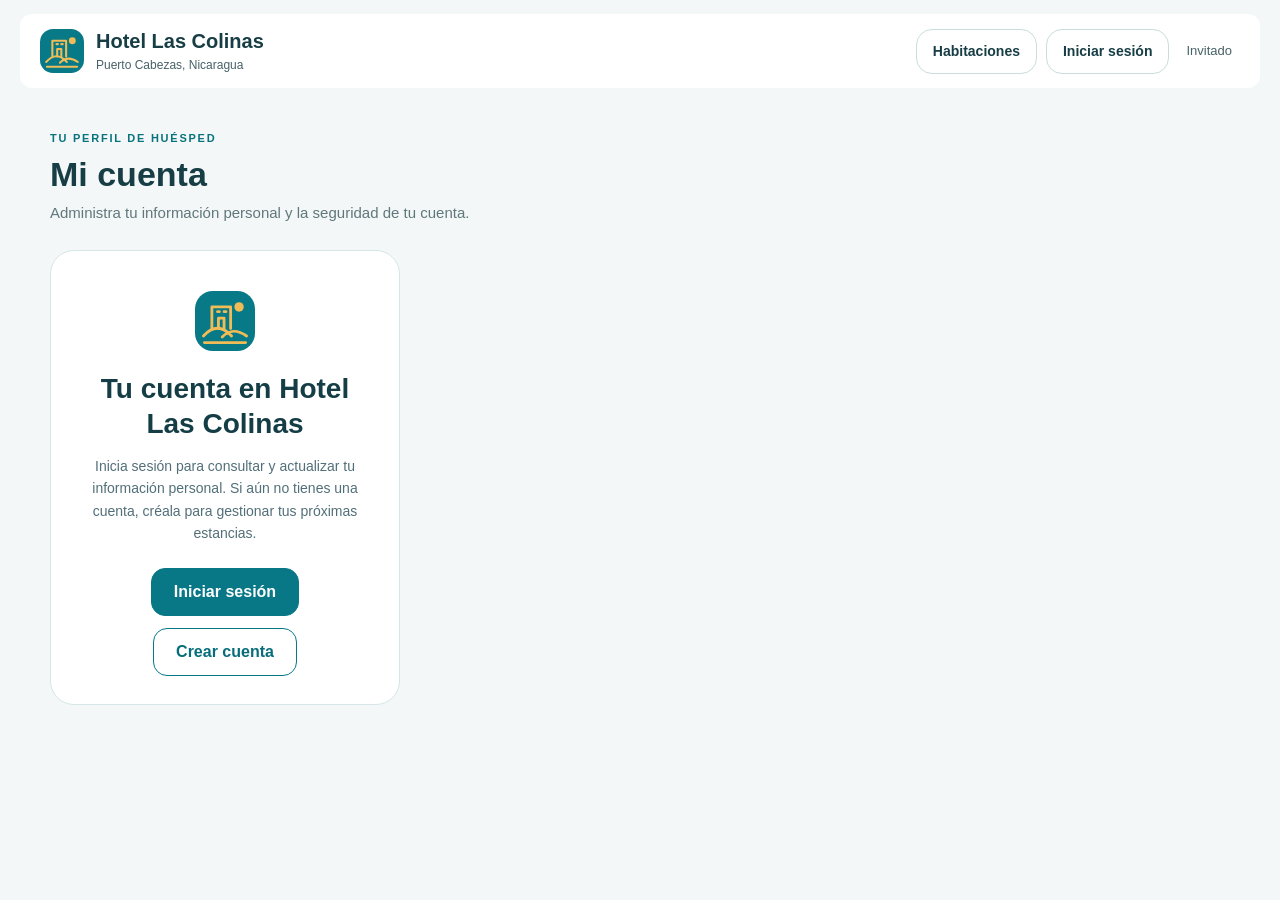
<file: usuario/html/mi-cuenta.html>
<!doctype html>
<html lang="es">
<head>
  <meta charset="utf-8">
  <meta name="viewport" content="width=device-width, initial-scale=1">
  <link rel="icon" type="image/svg+xml" href="../img/hotel-las-colinas.svg">
  <title>Mi cuenta | Hotel Las Colinas</title>
  <link rel="stylesheet" href="../css/mi-cuenta.css?v=4">
  <link rel="stylesheet" href="../css/telefono.css?v=2">
  <script src="../js/configuracion.js?v=2" defer></script>
  <script src="../js/invitado.js?v=1" defer></script>
  <script src="../js/telefono.js?v=60" defer></script>
  <script src="../js/mi-cuenta.js?v=92" defer></script>
  <link rel="stylesheet" href="../css/marca.css?v=1">
  <link rel="stylesheet" href="../css/invitado.css?v=1">
</head>
<body>
  <header class="site-header">
    <a class="brand hotel-brand" href="index.html"><img class="hotel-logo" src="../img/hotel-las-colinas.svg" alt=""><span class="hotel-brand-copy"><strong>Hotel Las Colinas</strong><small>Puerto Cabezas, Nicaragua</small></span></a>
    <nav aria-label="Navegación principal">
      <a href="habitaciones.html">Habitaciones</a>
      <a href="reservas.html">Mis reservas</a>
      <a class="current" href="mi-cuenta.html">Mi cuenta</a>
      <span class="guest-label" id="account-user-chip">Invitado</span>
    </nav>
  </header>

  <main class="account-page">
    <div class="account-intro">
      <p class="eyebrow">TU PERFIL DE HUÉSPED</p>
      <h1>Mi cuenta</h1>
      <p>Administra tu información personal y la seguridad de tu cuenta.</p>
    </div>

    <div class="account-grid">
      <section class="profile-card" aria-labelledby="profile-name">
        <div class="profile-cover">
          <span class="profile-brand">
            <img class="hotel-logo" src="../img/hotel-las-colinas.svg" alt="">
            HOTEL LAS COLINAS
          </span>
          <span class="cover-orbit cover-orbit-one"></span>
          <span class="cover-orbit cover-orbit-two"></span>
          <span class="cover-spark">+</span>
        </div>

        <div class="profile-body">
          <div class="profile-avatar" id="account-avatar" aria-label="Iniciales de la cuenta">I</div>
          <h2 id="profile-name">Invitado</h2>
          <p class="profile-role">Huésped del hotel</p>
          <div class="session-status">
            <span class="status-dot" aria-hidden="true"></span>
            <span id="session-status">Tu cuenta</span>
          </div>
          <div class="profile-separator"></div>
          <p class="profile-caption">Tu estancia en Puerto Cabezas, Nicaragua</p>
          <p class="profile-note">Consulta tus reservas y administra los datos asociados a tu sesión.</p>
        </div>
      </section>

      <div class="account-panels">
        <section class="account-card" aria-labelledby="personal-info-title">
          <div class="panel-heading">
            <div>
              <h2 id="personal-info-title">Información personal</h2>
              <p>Los datos asociados a tu sesión de huésped.</p>
            </div>
            <span class="panel-icon" aria-hidden="true">
              <svg viewBox="0 0 24 24">
                <circle cx="12" cy="8" r="3.2"></circle>
                <path d="M5.5 20v-1.6a6.5 6.5 0 0 1 13 0V20z"></path>
              </svg>
            </span>
          </div>

          <div class="account-data-row">
            <span class="data-icon" aria-hidden="true">
              <svg viewBox="0 0 24 24">
                <circle cx="12" cy="8" r="3.2"></circle>
                <path d="M5.5 20v-1.6a6.5 6.5 0 0 1 13 0V20z"></path>
              </svg>
            </span>
            <span class="data-copy">
              <strong>Nombre de usuario</strong>
              <span id="account-name">Invitado</span>
            </span>
          </div>

          <div class="account-data-row">
            <span class="data-icon" aria-hidden="true">
              <svg viewBox="0 0 24 24">
                <rect x="3" y="5" width="18" height="14" rx="3"></rect>
                <path d="m4 7 8 6 8-6"></path>
              </svg>
            </span>
            <span class="data-copy">
              <strong>Correo electrónico</strong>
              <span id="account-email">Sin iniciar sesión</span>
            </span>
          </div>
          <div class="account-data-row account-phone-row">
            <span class="data-icon" aria-hidden="true"><svg viewBox="0 0 24 24"><path d="M7 3H4a1 1 0 0 0-1 1c0 9.4 7.6 17 17 17a1 1 0 0 0 1-1v-3l-5-2-2 2a15 15 0 0 1-7-7l2-2-2-5Z"></path></svg></span>
            <span class="data-copy"><strong>Teléfono de contacto</strong><span id="account-phone">Sin registrar</span></span>
            <button class="phone-edit-button" id="edit-phone" type="button" aria-controls="phone-form" aria-expanded="false" disabled>Agregar</button>
          </div>
          <form id="phone-form" class="account-phone-form" novalidate hidden>
            <h3>Editar teléfono</h3>
            <div class="contact-phone" data-contact-phone>
            <div><label for="phone-country">País del teléfono</label><select id="phone-country" name="phoneCountry" autocomplete="country" required aria-describedby="phone-hint"></select></div>
            <div><label for="phone">Teléfono</label><input id="phone" name="phone" type="tel" autocomplete="tel-national" inputmode="tel" maxlength="30" required aria-describedby="phone-hint phone-error"></div>
            <p class="phone-hint" id="phone-hint"></p>
            <p class="phone-error" id="phone-error" aria-live="polite"></p>
          </div>
            <div class="phone-editor-actions"><button class="button primary" type="submit" disabled>Guardar</button><button class="button secondary" id="cancel-phone-edit" type="button">Cancelar</button></div>
          </form>
          <p id="phone-save-message" role="status" aria-live="polite"></p>
        </section>

        <section class="security-card" aria-labelledby="security-title">
          <span class="security-icon" aria-hidden="true">
            <svg viewBox="0 0 24 24">
              <path d="M6 11V8a6 6 0 0 1 12 0v3M5 11h14v10H5z"></path>
              <circle cx="12" cy="16" r="1.2"></circle>
            </svg>
          </span>
          <div class="security-copy">
            <h2 id="security-title">Seguridad de la cuenta</h2>
            <p>Actualiza tu contraseña para proteger el acceso a tu cuenta.</p>
            <div class="account-actions">
              <a class="button primary" href="cambiar-clave.html">Cambiar contraseña</a>
              <button class="button danger" id="logout-button" type="button">
                <svg viewBox="0 0 24 24" aria-hidden="true">
                  <path d="M10 17l5-5-5-5m5 5H3m9-9h7a2 2 0 0 1 2 2v14a2 2 0 0 1-2 2h-7"></path>
                </svg>
                Cerrar sesión
              </button>
            </div>
          </div>
        </section>
      </div>
    </div>
  </main>
</body>
</html>
</file>
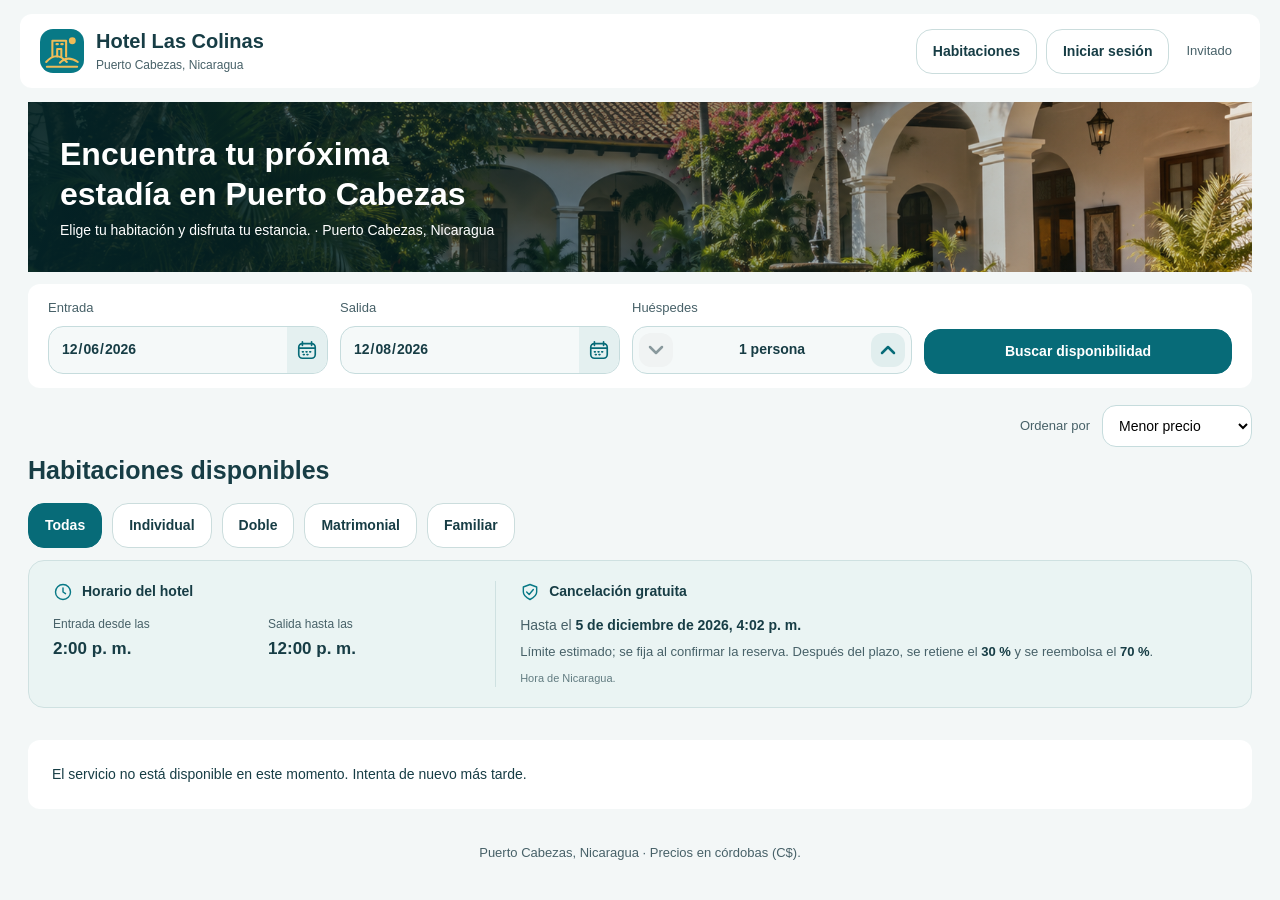
<file: usuario/html/pago.html>
<!doctype html>
<html lang="es">
<head>
  <meta charset="utf-8">
  <meta name="viewport" content="width=device-width, initial-scale=1">
  <meta name="theme-color" content="#076b78">
  <link rel="icon" type="image/svg+xml" href="../img/hotel-las-colinas.svg">
  <title>Pago de reserva | Hotel Las Colinas</title>
  <link rel="stylesheet" href="../css/pago.css?v=71">
  <script src="../js/configuracion.js?v=2" defer></script>
  <script src="../js/invitado.js?v=1" defer></script>
  <script src="../js/politica.js?v=60" defer></script>
  <script src="../js/pago.js?v=95" defer></script>
  <link rel="stylesheet" href="../css/marca.css?v=1">
  <link rel="stylesheet" href="../css/invitado.css?v=1">
</head>
<body>
  <header class="site-header">
    <a class="brand hotel-brand" href="index.html"><img class="hotel-logo" src="../img/hotel-las-colinas.svg" alt=""><span class="hotel-brand-copy"><strong>Hotel Las Colinas</strong><small>Puerto Cabezas, Nicaragua</small></span></a>
    <nav aria-label="Navegación principal">
      <a href="habitaciones.html">Habitaciones</a>
      <a href="reservas.html">Mis reservas</a>
      <a href="mi-cuenta.html">Mi cuenta</a>
      <span class="guest-label">Invitado</span>
    </nav>
  </header>

  <main class="checkout-page">
    <div class="checkout-heading">
      <div>
        <p class="eyebrow" data-step-label>PASO 1 DE 3</p>
        <h1 data-page-title>Revisa tu reserva</h1>
        <p data-page-description>Confirma los detalles antes de continuar al pago.</p>
      </div>
      <ol class="checkout-progress" aria-label="Progreso de la reserva">
        <li class="active" data-progress-step="1"><span>1</span> Reserva</li>
        <li data-progress-step="2"><span>2</span> Pago</li>
        <li data-progress-step="3"><span>3</span> Confirmación</li>
      </ol>
    </div>

    <section class="checkout-step" id="review-step" aria-labelledby="review-title">
      <article class="checkout-card reservation-review">
        <h2 id="review-title">Tu habitación</h2>
        <div class="room-summary">
          <img src="../img/rooms/doble.png" alt="" data-room-image>
          <div>
            <span class="category-pill" data-room-category></span>
            <h3 data-room-name></h3>
            <p data-room-description></p>
            <p class="amenity-summary">Wi-Fi · Aire acondicionado · Baño privado</p>
          </div>
        </div>

        <div class="stay-details">
          <div>
            <span>Entrada</span>
            <strong data-arrival></strong>
          </div>
          <div>
            <span>Salida</span>
            <strong data-departure></strong>
          </div>
          <div>
            <span>Huéspedes</span>
            <strong data-guests></strong>
          </div>
        </div>

          <div class="policy-note">
            <span class="policy-check" aria-hidden="true">✓</span>
            <div>
              <strong>Horario del hotel y cancelación</strong>
              <p>Entrada desde las <span data-payment-check-in></span> · salida hasta las <span data-payment-check-out></span>.</p>
              <p>Cancelación sin cargo hasta el <strong data-payment-cancellation-deadline></strong>.</p>
              <p>Después del límite se aplica un cargo de cancelación de <strong data-payment-advance></strong>. Se reembolsa el 70 % restante.</p>
              <small data-payment-policy-note></small>
            </div>
          </div>
      </article>

      <aside class="checkout-card payment-summary">
        <h2>Resumen de pago</h2>
        <div class="price-line">
          <span data-rate-line></span>
          <strong data-subtotal></strong>
        </div>
        <div class="price-line total-line">
          <span>Total de la estadía</span>
          <strong data-total></strong>
        </div>

        <h3>Forma de pago</h3>
        <div class="payment-choice" aria-current="true">
          <span class="radio-selected" aria-hidden="true"></span>
          <span class="card-symbol" aria-hidden="true">
            <svg viewBox="0 0 24 24">
              <rect x="3" y="5" width="18" height="14" rx="3"></rect>
              <path d="M3 10h18M7 15h4"></path>
            </svg>
          </span>
          <span>
            <strong>Pago en línea</strong>
            <small>Revisa el importe y la política de cancelación antes de confirmar.</small>
          </span>
        </div>

        <label class="policy-acceptance">
          <input type="checkbox" data-accept-policy>
          <span>He leído y acepto el horario y la política de cancelación.</span>
        </label>
        <button class="button primary full-width" type="button" data-continue-payment disabled>
          Continuar al pago seguro
        </button>
        <a class="back-link" href="habitaciones.html">Volver a habitaciones</a>
      </aside>
    </section>

    <section class="checkout-step checkout-payment" id="payment-step" aria-labelledby="payment-title" hidden>
      <article class="checkout-card provider-card">
        <div class="provider-heading">
          <span class="secure-icon" aria-hidden="true">
            <svg viewBox="0 0 24 24">
              <path d="M6 11V8a6 6 0 0 1 12 0v3M5 11h14v10H5z"></path>
              <circle cx="12" cy="16" r="1.2"></circle>
            </svg>
          </span>
          <div>
            <strong>PAGO DE LA RESERVA</strong>
            <span>Hotel Las Colinas</span>
          </div>
          <span class="connection-label">Tu reserva</span>
        </div>

        <div class="provider-content">
          <h2 id="payment-title">Confirma tu reserva</h2>
          <p class="muted">Revisa los datos de pago para confirmar tu reserva.</p>

          <div class="card-preview" aria-label="Vista previa de la tarjeta">
            <div class="card-preview-top">
              <span>TARJETA</span>
              <svg viewBox="0 0 24 24" aria-hidden="true">
                <rect x="3" y="5" width="18" height="14" rx="3"></rect>
                <path d="M3 10h18"></path>
              </svg>
            </div>
            <span class="masked-number" data-card-preview-number>••••　••••　••••　••••</span>
            <div class="card-preview-bottom">
              <span data-card-preview-holder>TITULAR DE LA TARJETA</span>
              <span data-card-preview-expiry>MM/AA</span>
            </div>
          </div>

          <section class="saved-card-panel" data-saved-card-panel aria-label="Tarjeta guardada" hidden>
            <div><strong>Tu tarjeta guardada</strong><p data-saved-card-description></p></div>
            <div class="saved-card-actions">
              <button class="text-button" type="button" data-switch-card>Usar otra tarjeta</button>
              <button class="text-button" type="button" data-remove-card>Eliminar tarjeta</button>
            </div>
          </section>
          <p class="card-storage-status" data-card-storage-status role="status" aria-live="polite"></p>

          <button class="button secondary full-width card-details-toggle" type="button"
            data-card-details-toggle aria-controls="card-data-form" aria-expanded="false">
            Agregar datos de la tarjeta
          </button>
          <form id="card-data-form" class="card-data-form" autocomplete="off" hidden novalidate>
            <h3>Datos de la tarjeta</h3>
            <div class="card-field" data-new-card-field>
              <label for="card-holder">Nombre del titular</label>
              <input id="card-holder" type="text" maxlength="60" placeholder="Nombre como aparece en la tarjeta"
                aria-describedby="card-holder-error" required>
              <small id="card-holder-error" class="card-field-error" aria-live="polite"></small>
            </div>
            <div class="card-field" data-new-card-field>
              <label for="card-number">Número de tarjeta</label>
              <input id="card-number" type="text" inputmode="numeric" maxlength="19"
                placeholder="16 dígitos" aria-describedby="card-number-error" required>
              <small id="card-number-error" class="card-field-error" aria-live="polite"></small>
            </div>
            <div class="card-field-row">
              <div class="card-field" data-new-card-field>
                <label for="card-expiry">Vencimiento</label>
                <input id="card-expiry" type="text" inputmode="numeric" maxlength="5"
                  placeholder="MM/AA" aria-describedby="card-expiry-error" required>
                <small id="card-expiry-error" class="card-field-error" aria-live="polite"></small>
              </div>
              <div class="card-field">
                <label for="card-code">Código de seguridad</label>
                <input id="card-code" type="password" inputmode="numeric" maxlength="3"
                  placeholder="3 dígitos" aria-describedby="card-code-error" required>
                <small id="card-code-error" class="card-field-error" aria-live="polite"></small>
              </div>
            </div>
            <fieldset data-card-billing class="billing-fields">
              <legend>Datos de contacto</legend>
              <div class="card-field-row">
                <div class="card-field">
                  <label for="billing-email">Correo electrónico *</label>
                  <input id="billing-email" type="email" inputmode="email" maxlength="254"
                    placeholder="nombre@ejemplo.com" aria-describedby="billing-email-error" required>
                  <small id="billing-email-error" class="card-field-error" aria-live="polite"></small>
                </div>
                <div class="card-field">
                  <label for="billing-phone">Teléfono de contacto (opcional)</label>
                  <input id="billing-phone" type="tel" maxlength="30" placeholder="Ej. +505 8888 8888"
                    aria-describedby="billing-phone-error">
                  <small id="billing-phone-error" class="card-field-error" aria-live="polite"></small>
                </div>
              </div>
            </fieldset>
            <fieldset data-card-billing class="billing-fields" aria-describedby="billing-description">
              <legend>Dirección de facturación</legend>
              <p id="billing-description">Completa la dirección del titular de la tarjeta.</p>
              <div class="card-field-row">
                <div class="card-field">
                  <label for="billing-country">País de facturación *</label>
                  <input id="billing-country" type="text" list="billing-countries" maxlength="80"
                    placeholder="Ej. Nicaragua" aria-describedby="billing-country-error" required>
                  <datalist id="billing-countries">
                    <option value="Nicaragua"></option>
                    <option value="Costa Rica"></option>
                    <option value="Honduras"></option>
                    <option value="El Salvador"></option>
                    <option value="Guatemala"></option>
                    <option value="Panamá"></option>
                    <option value="México"></option>
                    <option value="Estados Unidos"></option>
                    <option value="Canadá"></option>
                    <option value="España"></option>
                  </datalist>
                  <small id="billing-country-error" class="card-field-error" aria-live="polite"></small>
                </div>
                <div class="card-field">
                  <label for="billing-city">Ciudad o municipio *</label>
                  <input id="billing-city" type="text" maxlength="80" placeholder="Ej. Puerto Cabezas"
                    aria-describedby="billing-city-error" required>
                  <small id="billing-city-error" class="card-field-error" aria-live="polite"></small>
                </div>
              </div>
              <div class="card-field">
                <label for="billing-address">Dirección *</label>
                <input id="billing-address" type="text" maxlength="180"
                  placeholder="Calle, número de casa, barrio o punto de referencia"
                  aria-describedby="billing-address-error" required>
                <small id="billing-address-error" class="card-field-error" aria-live="polite"></small>
              </div>
              <div class="card-field-row">
                <div class="card-field">
                  <label for="billing-region">Departamento, provincia o estado (opcional)</label>
                  <input id="billing-region" type="text" maxlength="80" placeholder="Ej. Costa Caribe Norte"
                    aria-describedby="billing-region-error">
                  <small id="billing-region-error" class="card-field-error" aria-live="polite"></small>
                </div>
                <div class="card-field">
                  <label for="billing-postal">Código postal (opcional)</label>
                  <input id="billing-postal" type="text" maxlength="16" placeholder="Código postal de tu dirección"
                    aria-describedby="billing-postal-error">
                  <small id="billing-postal-error" class="card-field-error" aria-live="polite"></small>
                </div>
              </div>
            </fieldset>
            <div class="card-save-actions" data-new-card-field>
              <p>Guarda esta tarjeta en tu cuenta para tus próximas reservas. El código de seguridad se pide en cada pago.</p>
              <button class="button secondary" type="button" data-save-card>Guardar tarjeta</button>
            </div>
          </form>

          <button class="button primary full-width" type="button" data-simulate-payment>
            Pagar y confirmar reserva
          </button>
          <p class="payment-error" data-payment-error aria-live="polite"></p>
          <button class="text-button" type="button" data-back-to-review>Volver a revisar la reserva</button>
        </div>
      </article>

      <aside class="checkout-card compact-summary">
        <h2>Tu reserva</h2>
        <p data-compact-room></p>
        <p data-compact-dates></p>
        <div class="price-line total-line">
          <span>Total</span>
          <strong data-compact-total></strong>
        </div>
        <p class="compact-policy" data-compact-policy></p>
      </aside>
    </section>
  </main>

  <footer class="site-footer">
    Puerto Cabezas, Nicaragua · Hotel Las Colinas
  </footer>
</body>
</html>
</file>
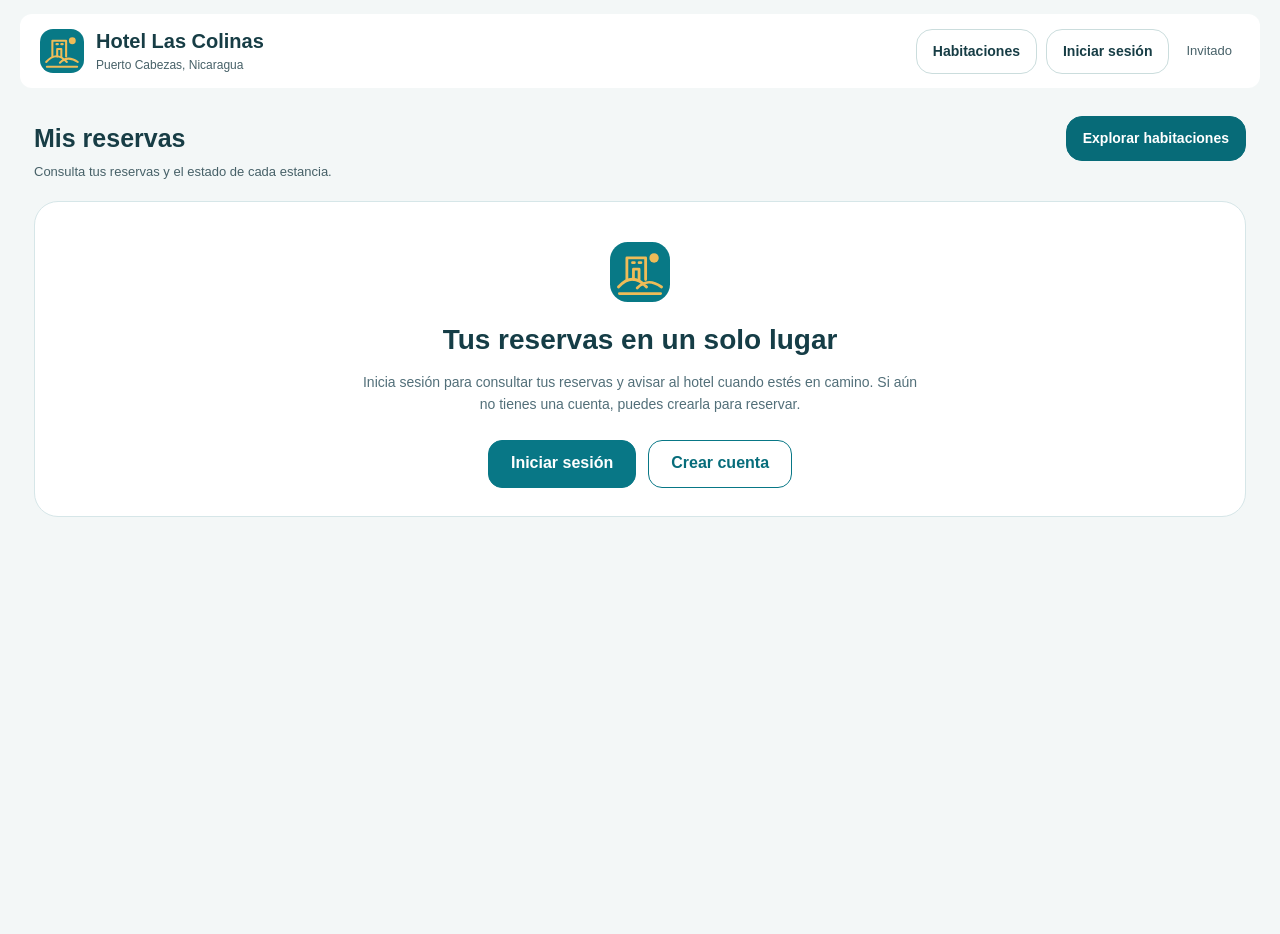
<file: usuario/html/reservas.html>
<!doctype html>
<html lang="es">
<head>
  <meta charset="utf-8">
  <meta name="viewport" content="width=device-width, initial-scale=1">
  <link rel="icon" type="image/svg+xml" href="../img/hotel-las-colinas.svg">
  <title>Mis reservas | Hotel Las Colinas</title>
  <link rel="stylesheet" href="../css/reservas.css?v=5">
  <script src="../js/configuracion.js?v=2" defer></script>
  <script src="../js/invitado.js?v=1" defer></script>
  <script src="../js/politica.js?v=60" defer></script>
  <script src="../js/reservas.js?v=93" defer></script>
  <link rel="stylesheet" href="../css/marca.css?v=1">
  <link rel="stylesheet" href="../css/invitado.css?v=1">
</head>
<body>
  <header class="site-header">
    <a class="brand hotel-brand" href="index.html"><img class="hotel-logo" src="../img/hotel-las-colinas.svg" alt=""><span class="hotel-brand-copy"><strong>Hotel Las Colinas</strong><small>Puerto Cabezas, Nicaragua</small></span></a>
    <nav aria-label="Navegación principal">
      <a href="habitaciones.html">Habitaciones</a><a class="current" href="reservas.html">Mis reservas</a>
      <a href="mi-cuenta.html">Mi cuenta</a><span class="guest-label">Invitado</span>
    </nav>
  </header>
  <main class="reservations-page">
    <div class="page-heading">
      <div><h1>Mis reservas</h1>
        <p>Consulta tus reservas y el estado de cada estancia.</p>
        <p>Cuando inicies tu viaje, pulsa «Estoy en camino» en tu reserva para avisar al hotel.</p>
        <h2 id="reservation-count">Cargando reservas...</h2>
      </div>
      <a class="button primary" href="habitaciones.html">Explorar habitaciones</a>
    </div>
    <p id="reservation-feedback" class="arrival-notice" tabindex="-1" role="status" aria-live="polite"></p>
    <section class="reservation-list" id="reservation-list" aria-live="polite"></section>
  </main>
  <dialog class="cancellation-dialog" id="cancel-reservation-dialog" aria-labelledby="cancellation-title" aria-describedby="cancellation-description">
    <button class="cancellation-close" type="button" data-close-cancellation aria-label="Cerrar confirmación">×</button>
    <div class="cancellation-heading">
      <span class="cancellation-icon" aria-hidden="true"><svg viewBox="0 0 24 24"><path d="M12 8v5m0 3h.01M10.3 3.9 2.2 18a2 2 0 0 0 1.7 3h16.2a2 2 0 0 0 1.7-3L13.7 3.9a2 2 0 0 0-3.4 0Z"/></svg></span>
      <p class="cancellation-eyebrow">CANCELACIÓN DE RESERVA</p>
      <h2 id="cancellation-title">¿Estás seguro de que quieres cancelar?</h2>
      <p class="cancellation-reservation" data-cancellation-reservation></p>
    </div>
    <p class="cancellation-description" id="cancellation-description">Consultando los importes de tu reserva…</p>
    <dl class="cancellation-summary" data-cancellation-summary hidden>
      <div><dt>Pago de la reserva</dt><dd data-cancellation-paid></dd></div>
      <div class="cancellation-fee"><dt>Cargo por cancelación <span data-cancellation-percentage></span></dt><dd data-cancellation-charge></dd></div>
      <div class="cancellation-refund"><dt>Recibirás de reembolso</dt><dd data-cancellation-refund></dd></div>
    </dl>
    <p class="cancellation-error" data-cancellation-error role="status" aria-live="polite"></p>
    <div class="cancellation-actions">
      <button class="button secondary" type="button" data-keep-reservation autofocus>Conservar reserva</button>
      <button class="button cancellation-confirm" type="button" data-confirm-cancellation disabled>Sí, cancelar reserva</button>
    </div>
  </dialog>
</body>
</html>
</file>
<file: usuario/css/index.css>
* {
  box-sizing: border-box;
}
html {
  min-width: 320px;
}
body {
  margin: 0;
  color: #183f47;
  background: #f2f6f6;
  font-family: "Segoe UI", Arial, sans-serif;
  font-size: 15px;
  line-height: 1.5;
}
a {
  color: inherit;
  text-decoration: none;
}
button, input, select {
  font: inherit;
}
.site-header {
  min-height: 74px;
  margin: 14px 20px;
  padding: 12px 20px;
  display: flex;
  align-items: center;
  justify-content: space-between;
  gap: 20px;
  border-radius: 14px;
  background: #fff;
}
.brand {
  font-size: 19px;
  font-weight: 700;
}
.brand span {
  display: block;
  color: #60777b;
  font-size: 12px;
  font-weight: 400;
}
.site-header nav {
  display: flex;
  align-items: center;
  gap: 12px;
}
.site-header nav a {
  padding: 10px 14px;
}
.button {
  min-height: 44px;
  padding: 11px 18px;
  display: inline-flex;
  align-items: center;
  justify-content: center;
  border: 0;
  border-radius: 14px;
  cursor: pointer;
  font-weight: 600;
}
.button.primary {
  color: #fff;
  background: #087783;
}
.button.light {
  color: #fff;
  border: 1px solid #fff;
  background: transparent;
}
.home-hero {
  min-height: 530px;
  margin: 0 20px;
  padding: clamp(30px, 8vw, 100px);
  display: flex;
  align-items: center;
  color: #fff;
  background:
    linear-gradient(90deg, rgba(5, 35, 39, .8), rgba(5, 35, 39, .14)),
    url("../img/lobby_hotel.png") center / cover;
}
.hero-copy {
  max-width: 620px;
}
.eyebrow {
  color: #efb449;
  letter-spacing: .16em;
  font-size: 12px;
}
.home-hero h1 {
  margin: 12px 0;
  font-size: clamp(38px, 6vw, 66px);
  line-height: 1.05;
}
.home-hero p {
  max-width: 480px;
}
.actions {
  margin-top: 25px;
  display: flex;
  flex-wrap: wrap;
  gap: 12px;
}
.home-features {
  max-width: 1150px;
  margin: auto;
  padding: 36px 20px;
  display: grid;
  grid-template-columns: repeat(3, 1fr);
  gap: 18px;
}
.home-features article {
  padding: 22px;
  border-radius: 14px;
  background: #fff;
}
.home-features h2 {
  font-size: 18px;
}
.home-features p, .site-footer {
  color: #60777b;
}
.site-footer {
  padding: 20px;
  text-align: center;
  font-size: 12px;
}
@media (max-width: 720px) {
  .site-header {
    margin: 10px;
    align-items: flex-start;
    flex-direction: column;
  }
  .site-header nav {
    flex-wrap: wrap;
  }
  .home-hero {
    min-height: 420px;
    margin: 0 10px;
    padding: 28px;
  }
  .home-features {
    grid-template-columns: 1fr;
  }
}
</file>
<file: usuario/css/marca.css>
.brand.hotel-brand {display:inline-flex;align-items:center;gap:12px;min-width:0;}
.hotel-logo {display:block;width:44px;height:44px;flex:0 0 auto;}
.brand .hotel-brand-copy {display:block;color:inherit;font-size:20px;font-weight:600;line-height:1.25;}
.hotel-brand-copy strong {font:inherit;}
.hotel-brand-copy small {display:block;margin-top:4px;color:#476168;font-size:12px;font-weight:400;}
.auth-brand .hotel-logo,.profile-brand .hotel-logo {width:34px;height:34px;}
.auth-brand {letter-spacing:1.3px;gap:8px;}
.profile-brand {gap:8px;}
.receipt-logo {width:52px;height:52px;margin-bottom:10px;}
@media(max-width:480px){.brand .hotel-brand-copy {font-size:18px;}.hotel-logo {width:40px;height:40px;}.hotel-brand-copy small {font-size:11px;}}

.login-page .auth-heading h1 {margin-top:26px;}
</file>
<file: usuario/css/invitado.css>
/* Guest access: shared modal and private-page empty states. */
.guest-access-dialog {position:fixed;inset:0;width:min(480px,calc(100% - 32px));max-height:calc(100dvh - 32px);margin:auto;padding:0;border:1px solid #cfe2e4;border-radius:24px;background:#fff;color:#153d46;box-shadow:0 24px 80px #002d3a40;overflow:auto;}
.guest-access-dialog::backdrop {background:#052c39a6;backdrop-filter:blur(4px);}
.guest-access-panel {box-sizing:border-box;width:100%;padding:40px 28px 28px;border:1px solid #d6e6e8;border-radius:24px;background:white;text-align:center;color:#153d46;}
.guest-access-dialog .guest-access-panel {border:0;}
.guest-access-panel img {display:block;margin:0 auto 20px;}
.guest-access-panel h2 {margin:0 0 14px;font-size:clamp(23px,4vw,28px);line-height:1.25;}
.guest-access-panel p {max-width:560px;margin:0 auto 24px;color:#526f79;line-height:1.6;}
.guest-access-actions {display:flex;justify-content:center;flex-wrap:wrap;gap:12px;}
.guest-access-actions a {box-sizing:border-box;display:inline-flex;align-items:center;justify-content:center;min-height:48px;padding:12px 22px;border:1px solid #087786;border-radius:14px;font:600 16px/1.3 "Segoe UI",sans-serif;text-decoration:none;}
.guest-access-primary {background:#087786;color:#fff;}
.guest-access-secondary {background:#fff;color:#076d7b;}
.guest-access-primary:hover {background:#065c69;}
.guest-access-secondary:hover {background:#edf7f7;}
.guest-access-close {position:absolute;right:12px;top:10px;display:grid;place-items:center;width:38px;height:38px;border:0;border-radius:50%;background:#eff6f6;color:#365961;font:26px/1 sans-serif;cursor:pointer;}
.guest-access-browse {display:block;margin:20px auto 0;padding:10px;border:0;background:transparent;color:#466773;font:inherit;cursor:pointer;text-decoration:underline;text-underline-offset:4px;}
.guest-access-dialog :focus-visible,.guest-access-panel :focus-visible {outline:3px solid #eab84e;outline-offset:4px;}
@media(max-width:380px) {.guest-access-panel {padding:44px 18px 24px;}.guest-access-actions {flex-direction:column;}.guest-access-actions a {width:100%;}}
</file>
<file: usuario/css/acceso.css>
* {
  box-sizing: border-box;
}

html {
  min-width: 320px;
  min-height: 100%;
}

body {
  margin: 0;
  color: #15363d;
  font-family: "Segoe UI", Arial, sans-serif;
  font-size: 14px;
  line-height: 1.45;
}

a {
  color: inherit;
  text-decoration: none;
}

button,
input {
  font: inherit;
}

.auth-page {
  min-height: 100vh;
  padding: 26px 20px 22px;
  display: grid;
  align-content: center;
  justify-items: center;
  background:
    linear-gradient(rgba(4, 31, 36, .24), rgba(4, 31, 36, .55)),
    url("../img/lobby_hotel.png") center / cover fixed;
}

.auth-layout {
  width: min(464px, 100%);
  text-align: center;
}

.auth-card {
  width: 100%;
  overflow: hidden;
  border: 0;
  border-radius: 28px;
  background: #fff;
  box-shadow: 0 18px 40px rgba(0, 25, 30, .25);
  text-align: left;
}

.auth-heading {
  height: 210px;
  padding: 23px 34px;
  position: relative;
  overflow: hidden;
  border-radius: 27px 27px 0 0;
  color: #fff;
  background: linear-gradient(120deg, #087987, #055765);
}

.header-decoration {
  width: 180px;
  height: 176px;
  position: absolute;
  top: 0;
  right: 0;
  pointer-events: none;
}

.auth-brand {
  display: inline-flex;
  align-items: center;
  position: relative;
  z-index: 1;
  color: #fff;
  font-size: 12px;
  font-weight: 600;
  letter-spacing: 2px;
}

.brand-icon {
  width: 28px;
  height: 28px;
  margin-right: 4px;
  flex: 0 0 28px;
  color: #e9ad56;
}

.auth-heading h1 {
  margin: 36px 0 3px;
  position: relative;
  z-index: 1;
  color: #fff;
  font-size: 29px;
  font-weight: 600;
  line-height: 1.2;
}

.auth-heading p {
  margin: 0;
  position: relative;
  z-index: 1;
  color: #dceef0;
  font-size: 13px;
}

.form-panel {
  min-height: 0;
  margin-top: -34px;
  padding: 24px 34px 26px;
  position: relative;
  border: 0;
  border-radius: 34px 34px 27px 27px;
  background: #fff;
}

.form-panel h2 {
  margin: 0;
  color: #15363d;
  font-size: 23px;
  font-weight: 600;
}

.form-intro {
  margin: 6px 0 21px;
  color: #476168;
  font-size: 14px;
}

form label {
  margin: 0 0 7px;
  display: block;
  color: #244a52;
  font-size: 13px;
  font-weight: 600;
}

.input-shell {
  height: 47px;
  margin-bottom: 20px;
  padding: 0 12px;
  display: flex;
  align-items: center;
  gap: 11px;
  border: 1px solid #dbe8e8;
  border-radius: 22px;
  background: #eff6f6;
  transition: border-color .15s, box-shadow .15s;
}

.input-shell:focus-within {
  border: 2px solid #168591;
  background: #f7fbfb;
  box-shadow: 0 0 0 1px rgba(22, 133, 145, .08);
}

.input-shell input {
  width: 100%;
  min-width: 0;
  height: 100%;
  padding: 0;
  border: 0;
  outline: 0;
  color: #15363d;
  background: transparent;
  font-size: 14px;
}


.input-shell input[type="password"]::-ms-reveal,
.input-shell input[type="password"]::-ms-clear,
.input-shell input[type="password"]::-webkit-credentials-auto-fill-button {
  display: none;
}
.input-shell input::placeholder {
  color: #7a9297;
  opacity: 1;
}

.field-icon {
  width: 20px;
  height: 20px;
  flex: 0 0 20px;
  color: #076b78;
}

.password-toggle {
  width: 24px;
  height: 24px;
  padding: 2px;
  display: grid;
  place-items: center;
  flex: 0 0 24px;
  border: 0;
  color: #627c80;
  background: transparent;
  cursor: pointer;
}

.password-toggle svg {
  width: 19px;
  height: 19px;
}

.eye-slash {
  display: none;
}

.password-toggle.is-visible .eye-slash {
  display: block;
}

.text-right {
  height: 29px;
  margin: 0;
  display: flex;
  align-items: center;
  justify-content: flex-end;
  font-size: 14px;
}

.text-right a,
.form-link a {
  color: #076b78;
}

.form-message {
  min-height: 39px;
  margin: 0;
  color: #476168;
  font-size: 12px;
}

.button {
  min-height: 49px;
  padding: 8px 16px;
  display: inline-flex;
  align-items: center;
  justify-content: center;
  border: 0;
  border-radius: 24px;
  color: #fff;
  background: #076b78;
  cursor: pointer;
  font-size: 14px;
  font-weight: 600;
}

.button:hover,
.browse-link:hover {
  background: #085a66;
}

.button:active {
  background: #044b56;
}

.button:focus-visible,
.password-toggle:focus-visible {
  outline: 2px solid #d5a34f;
  outline-offset: 2px;
}

.full-width {
  width: 100%;
}

.form-link {
  min-height: 29px;
  margin: 15px 0 0;
  text-align: center;
  font-size: 14px;
}

.browse-link {
  margin-top: 17px;
  padding: 10px;
  display: inline-block;
  border-radius: 12px;
  color: #fff;
  background: #076b78;
  font-size: 12px;
}

.auth-footer {
  margin: 15px 0 0;
  color: #fff;
  font-size: 11px;
  letter-spacing: 1px;
}

@media (max-height: 500px) {
  .auth-page {
    padding: 5px 12px;
  }

  .auth-heading {
    height: 164px;
    padding: 18px 30px 14px;
  }

  .auth-heading h1 {
    margin-top: 23px;
    font-size: 26px;
  }

  .form-panel {
    padding: 12px 30px;
  }

  .form-intro {
    margin: 2px 0 8px;
  }

  .input-shell {
    height: 40px;
    margin-bottom: 9px;
  }

  .text-right {
    height: 25px;
  }

  .form-message {
    min-height: 24px;
  }

  .button {
    min-height: 40px;
  }

  .form-link {
    min-height: 24px;
    margin-top: 8px;
  }

  .browse-link {
    margin-top: 8px;
    padding: 8px 13px;
  }

  .auth-footer {
    margin-top: 7px;
  }
}

@media (max-width: 480px) {
  .auth-page {
    padding: 14px 12px;
    background-attachment: scroll;
  }

  .auth-heading {
    height: 189px;
    padding: 22px 25px;
  }

  .auth-heading h1 {
    margin-top: 30px;
    font-size: 25px;
  }

  .form-panel {
    padding: 21px 24px;
  }
}

@media (max-height: 500px) and (max-width: 480px) {
  .auth-page {
    padding: 8px 12px;
  }

  .auth-heading {
    height: 159px;
    padding: 17px 23px;
  }

  .auth-heading h1 {
    margin-top: 21px;
    font-size: 24px;
  }

  .form-panel {
    padding: 15px 22px;
  }
}

.demo-auth-note {
  margin: 10px 0 0;
  color: #718589;
  font-size: 10px;
  line-height: 1.45;
  text-align: center;
}


.form-message[data-state="error"] {
  color: #b9433b;
  font-weight: 600;
}

.form-message[data-state="success"] {
  color: #16804a;
  font-weight: 600;
}

.input-shell.has-error {
  border: 2px solid #b9433b;
  background: #fffafa;
}
</file>
<file: usuario/css/cambiar-clave.css>
* {
  box-sizing: border-box;
}

html {
  min-width: 320px;
  min-height: 100%;
}

body {
  margin: 0;
  color: #15363d;
  font-family: "Segoe UI", Arial, sans-serif;
  font-size: 14px;
  line-height: 1.45;
}

a {
  color: inherit;
  text-decoration: none;
}

button,
input {
  font: inherit;
}

.auth-page {
  min-height: 100vh;
  padding: 26px 20px 22px;
  display: grid;
  align-content: center;
  justify-items: center;
  background:
    linear-gradient(rgba(4, 31, 36, .24), rgba(4, 31, 36, .55)),
    url("../img/lobby_hotel.png") center / cover fixed;
}

.auth-layout {
  width: min(464px, 100%);
  text-align: center;
}

.auth-card {
  width: 100%;
  overflow: hidden;
  border: 0;
  border-radius: 28px;
  background: #fff;
  box-shadow: 0 18px 40px rgba(0, 25, 30, .25);
  text-align: left;
}

.auth-heading {
  height: 210px;
  padding: 23px 34px;
  position: relative;
  overflow: hidden;
  border-radius: 27px 27px 0 0;
  color: #fff;
  background: linear-gradient(120deg, #087987, #055765);
}

.header-decoration {
  width: 180px;
  height: 176px;
  position: absolute;
  top: 0;
  right: 0;
  pointer-events: none;
}

.auth-brand {
  display: inline-flex;
  align-items: center;
  position: relative;
  z-index: 1;
  color: #fff;
  font-size: 12px;
  font-weight: 600;
  letter-spacing: 2px;
}

.brand-icon {
  width: 28px;
  height: 28px;
  margin-right: 4px;
  flex: 0 0 28px;
  color: #e9ad56;
}

.auth-heading h1 {
  margin: 36px 0 3px;
  position: relative;
  z-index: 1;
  color: #fff;
  font-size: 29px;
  font-weight: 600;
  line-height: 1.2;
}

.auth-heading p {
  margin: 0;
  position: relative;
  z-index: 1;
  color: #dceef0;
  font-size: 13px;
}

.form-panel {
  min-height: 0;
  margin-top: -34px;
  padding: 24px 34px 26px;
  position: relative;
  border: 0;
  border-radius: 34px 34px 27px 27px;
  background: #fff;
}

.form-panel h2 {
  margin: 0;
  color: #15363d;
  font-size: 25px;
  font-weight: 600;
}

.form-intro {
  margin: 6px 0 21px;
  color: #476168;
  font-size: 14px;
}

form label {
  margin: 0 0 7px;
  display: block;
  color: #244a52;
  font-size: 13px;
  font-weight: 600;
}

#verification-step[hidden] {
  display: none;
}

.verification-note {
  margin: 0 0 16px;
  padding: 12px 14px;
  border: 1px solid #dbe8e8;
  border-radius: 14px;
  color: #476168;
  background: #f4f8f8;
  font-size: 13px;
}

#code {
  font-size: 17px;
  font-weight: 600;
  letter-spacing: 5px;
}

.reset-actions {
  margin: 0 0 14px;
  display: flex;
  align-items: center;
  justify-content: space-between;
  gap: 10px;
  flex-wrap: wrap;
}

.text-button {
  padding: 4px 0;
  border: 0;
  color: #076b78;
  background: transparent;
  cursor: pointer;
  font-size: 13px;
}

.text-button:hover {
  color: #044b56;
  text-decoration: underline;
}

.text-button:disabled {
  color: #7a9297;
  cursor: default;
  text-decoration: none;
}

.input-shell {
  height: 47px;
  margin-bottom: 14px;
  padding: 0 12px;
  display: flex;
  align-items: center;
  gap: 11px;
  border: 1px solid #dbe8e8;
  border-radius: 22px;
  background: #eff6f6;
  transition: border-color .15s, box-shadow .15s;
}

.input-shell:focus-within {
  border: 2px solid #168591;
  background: #f7fbfb;
  box-shadow: 0 0 0 1px rgba(22, 133, 145, .08);
}

.input-shell input {
  width: 100%;
  min-width: 0;
  height: 100%;
  padding: 0;
  border: 0;
  outline: 0;
  color: #15363d;
  background: transparent;
  font-size: 14px;
}


.input-shell input[type="password"]::-ms-reveal,
.input-shell input[type="password"]::-ms-clear,
.input-shell input[type="password"]::-webkit-credentials-auto-fill-button {
  display: none;
}
.input-shell input::placeholder {
  color: #7a9297;
  opacity: 1;
}

.field-icon {
  width: 20px;
  height: 20px;
  flex: 0 0 20px;
  color: #076b78;
}

.password-toggle {
  width: 24px;
  height: 24px;
  padding: 2px;
  display: grid;
  place-items: center;
  flex: 0 0 24px;
  border: 0;
  color: #627c80;
  background: transparent;
  cursor: pointer;
}

.password-toggle svg {
  width: 19px;
  height: 19px;
}

.eye-slash {
  display: none;
}

.password-toggle.is-visible .eye-slash {
  display: block;
}

.text-right {
  height: 29px;
  margin: 0;
  display: flex;
  align-items: center;
  justify-content: flex-end;
  font-size: 12px;
}

.text-right a,
.form-link a {
  color: #076b78;
}

.form-message {
  min-height: 39px;
  margin: 0;
  color: #476168;
  font-size: 12px;
}

.button {
  min-height: 49px;
  padding: 8px 16px;
  display: inline-flex;
  align-items: center;
  justify-content: center;
  border: 0;
  border-radius: 24px;
  color: #fff;
  background: #076b78;
  cursor: pointer;
  font-size: 14px;
  font-weight: 600;
}

.button:hover,
.browse-link:hover {
  background: #085a66;
}

.button:active {
  background: #044b56;
}

.button:focus-visible,
.password-toggle:focus-visible,
.text-button:focus-visible {
  outline: 2px solid #d5a34f;
  outline-offset: 2px;
}

.full-width {
  width: 100%;
}

.form-link {
  min-height: 29px;
  margin: 15px 0 0;
  text-align: center;
  font-size: 14px;
}

.browse-link {
  margin-top: 17px;
  padding: 10px;
  display: inline-block;
  border-radius: 12px;
  color: #fff;
  background: #076b78;
  font-size: 12px;
}

.auth-footer {
  margin: 15px 0 0;
  color: #fff;
  font-size: 11px;
  letter-spacing: 1px;
}

@media (max-height: 500px) {
  .auth-page {
    padding: 5px 12px;
  }

  .auth-heading {
    height: 164px;
    padding: 18px 30px 14px;
  }

  .auth-heading h1 {
    margin-top: 23px;
    font-size: 26px;
  }

  .form-panel {
    padding: 12px 30px;
  }

  .form-intro {
    margin: 2px 0 8px;
  }

  .input-shell {
    height: 40px;
    margin-bottom: 9px;
  }

  .text-right {
    height: 25px;
  }

  .form-message {
    min-height: 24px;
  }

  .button {
    min-height: 40px;
  }

  .form-link {
    min-height: 24px;
    margin-top: 8px;
  }

  .browse-link {
    margin-top: 8px;
    padding: 8px 13px;
  }

  .auth-footer {
    margin-top: 7px;
  }
}

@media (max-width: 480px) {
  .auth-page {
    padding: 14px 12px;
    background-attachment: scroll;
  }

  .auth-heading {
    height: 189px;
    padding: 22px 25px;
  }

  .auth-heading h1 {
    margin-top: 30px;
    font-size: 25px;
  }

  .form-panel {
    padding: 21px 24px;
  }
}

@media (max-height: 500px) and (max-width: 480px) {
  .auth-page {
    padding: 8px 12px;
  }

  .auth-heading {
    height: 159px;
    padding: 17px 23px;
  }

  .auth-heading h1 {
    margin-top: 21px;
    font-size: 24px;
  }

  .form-panel {
    padding: 15px 22px;
  }
}



.form-message[data-state="error"] {
  color: #b9433b;
  font-weight: 600;
}

.form-message[data-state="success"] {
  color: #16804a;
  font-weight: 600;
}

.input-shell.has-error {
  border: 2px solid #b9433b;
  background: #fffafa;
}
</file>
<file: usuario/css/confirmacion.css>
* {
  box-sizing: border-box;
}

html {
  min-width: 320px;
}

body {
  min-height: 100vh;
  margin: 0;
  display: flex;
  flex-direction: column;
  color: #173d45;
  background: #f3f7f7;
  font-family: "Segoe UI", Arial, sans-serif;
  font-size: 14px;
  line-height: 1.5;
}

a {
  color: inherit;
  text-decoration: none;
}

.site-header {
  min-height: 74px;
  margin: 14px 20px;
  padding: 12px 20px;
  display: flex;
  align-items: center;
  justify-content: space-between;
  gap: 20px;
  border-radius: 12px;
  background: #fff;
}

.brand {
  color: #173d45;
  font-size: 20px;
  font-weight: 600;
}

.brand span {
  display: block;
  color: #476168;
  font-size: 13px;
  font-weight: 400;
}

nav {
  display: flex;
  align-items: center;
  flex-wrap: wrap;
  gap: 9px;
}

nav a {
  padding: 11px 16px;
  border: 1px solid #cbdddd;
  border-radius: 16px;
  font-size: 14px;
  font-weight: 600;
}

nav a:hover,
.button.secondary:hover {
  background: #e3f0f0;
}

.guest-label {
  padding: 8px;
  color: #476168;
  font-size: 13px;
}

.confirmation-page {
  width: min(800px, calc(100% - 36px));
  margin: 38px auto 55px;
  flex: 1;
}

.confirmation-card {
  padding: 38px 42px 34px;
  border: 1px solid #e1eaea;
  border-radius: 22px;
  background: #fff;
  box-shadow: 0 10px 30px rgba(19, 52, 58, .07);
}

.success-icon {
  width: 82px;
  height: 82px;
  margin: 0 auto 15px;
  display: grid;
  place-items: center;
  border-radius: 50%;
  background: #e6f4ed;
}

.success-icon svg {
  width: 55px;
  height: 55px;
  padding: 11px;
  border-radius: 50%;
  color: #fff;
  background: #35936a;
  fill: none;
  stroke: currentColor;
  stroke-linecap: round;
  stroke-linejoin: round;
  stroke-width: 3.2;
}

.eyebrow {
  margin: 0 0 5px;
  color: #60777b;
  font-size: 11px;
  font-weight: 700;
  letter-spacing: .14em;
  text-align: center;
}

.confirmation-card h1 {
  margin: 0;
  color: #173d45;
  font-size: 30px;
  line-height: 1.25;
  text-align: center;
}

.confirmation-intro {
  margin: 8px 0 24px;
  color: #60777b;
  font-size: 14px;
  text-align: center;
}

.confirmation-code {
  min-height: 72px;
  padding: 14px 18px;
  display: flex;
  align-items: center;
  justify-content: space-between;
  gap: 15px;
  border: 1px solid #dcebe3;
  border-radius: 14px;
  background: #f2f8f4;
}

.confirmation-code > div {
  display: grid;
  gap: 2px;
}

.confirmation-code > div span {
  color: #60777b;
  font-size: 10px;
  font-weight: 700;
  letter-spacing: .1em;
}

.confirmation-code > div strong {
  color: #173d45;
  font-size: 16px;
}

.payment-status {
  padding: 7px 10px;
  border-radius: 99px;
  color: #72551b;
  background: #f9edcf;
  font-size: 10px;
  font-weight: 700;
  white-space: nowrap;
}

.confirmation-card > h2 {
  margin: 26px 0 13px;
  font-size: 18px;
}

.confirmation-details {
  display: grid;
  grid-template-columns: 160px minmax(0, 1fr) auto;
  align-items: center;
  gap: 17px;
}

.confirmation-details img {
  width: 160px;
  height: 114px;
  display: block;
  object-fit: cover;
  border-radius: 11px;
  background: #e5eeee;
}

.stay-info {
  min-width: 0;
}

.stay-info h2 {
  margin: 0 0 6px;
  font-size: 16px;
}

.stay-info p {
  margin: 4px 0;
  color: #60777b;
  font-size: 12px;
}

.confirmation-total {
  display: grid;
  justify-items: end;
  gap: 3px;
}

.confirmation-total strong {
  color: #076b78;
  font-size: 18px;
}

.confirmation-total span {
  color: #60777b;
  font-size: 10px;
}

.demo-notice {
  margin-top: 23px;
  padding: 13px 15px;
  border: 1px solid #efdfb7;
  border-radius: 12px;
  color: #705822;
  background: #fffaf0;
  font-size: 11px;
  line-height: 1.5;
}

.demo-notice strong {
  margin-bottom: 3px;
  display: block;
  font-size: 12px;
}

.confirmation-actions {
  margin-top: 22px;
  display: flex;
  flex-wrap: wrap;
  gap: 10px;
}

.button {
  min-height: 44px;
  padding: 10px 16px;
  display: inline-flex;
  align-items: center;
  justify-content: center;
  border: 1px solid transparent;
  border-radius: 13px;
  font-size: 13px;
  font-weight: 650;
}

.button.primary {
  color: #fff;
  background: #076b78;
}

.button.secondary {
  border-color: #c6dcdd;
  color: #17444c;
  background: #fff;
}

.button:focus-visible {
  outline: 3px solid #d6a14f;
  outline-offset: 3px;
}

.site-footer {
  padding: 22px 15px;
  color: #718589;
  font-size: 12px;
  text-align: center;
}

@media (max-width: 720px) {
  .site-header {
    margin: 10px;
    align-items: flex-start;
    flex-direction: column;
  }

  nav {
    width: 100%;
    gap: 6px;
  }

  nav a {
    padding: 8px 10px;
    font-size: 12px;
  }

  .guest-label {
    padding: 6px 3px;
    font-size: 11px;
  }

  .confirmation-page {
    width: calc(100% - 24px);
    margin: 22px auto 36px;
  }

  .confirmation-card {
    padding: 27px 20px 22px;
  }

  .confirmation-card h1 {
    font-size: 25px;
  }

  .confirmation-details {
    grid-template-columns: 120px minmax(0, 1fr);
    gap: 13px;
  }

  .confirmation-details img {
    width: 120px;
    height: 105px;
  }

  .confirmation-total {
    grid-column: 2;
    justify-items: start;
  }
}

@media (max-width: 430px) {
  .confirmation-card {
    padding: 23px 15px 18px;
  }

  .confirmation-code {
    align-items: flex-start;
    flex-direction: column;
  }

  .confirmation-details {
    grid-template-columns: minmax(0, 1fr);
  }

  .confirmation-details img {
    width: 100%;
    height: 175px;
  }

  .confirmation-total {
    grid-column: 1;
  }

  .confirmation-actions {
    display: grid;
    grid-template-columns: 1fr;
  }
}

[data-confirmation-policy] {
  margin: 7px 0 0;
  color: #476168;
  font-size: 12px;
  line-height: 1.5;
}
</file>
<file: usuario/css/crear-cuenta.css>
* {
  box-sizing: border-box;
}

html {
  min-width: 320px;
  min-height: 100%;
}

body {
  margin: 0;
  color: #15363d;
  font-family: "Segoe UI", Arial, sans-serif;
  font-size: 14px;
  line-height: 1.45;
}

a {
  color: inherit;
  text-decoration: none;
}

button,
input {
  font: inherit;
}

.auth-page {
  min-height: 100vh;
  padding: 26px 20px 22px;
  display: grid;
  align-content: center;
  justify-items: center;
  background:
    linear-gradient(rgba(4, 31, 36, .24), rgba(4, 31, 36, .55)),
    url("../img/lobby_hotel.png") center / cover fixed;
}

.auth-layout {
  width: min(464px, 100%);
  text-align: center;
}

.auth-card {
  width: 100%;
  overflow: hidden;
  border: 0;
  border-radius: 28px;
  background: #fff;
  box-shadow: 0 18px 40px rgba(0, 25, 30, .25);
  text-align: left;
}

.auth-heading {
  height: 210px;
  padding: 23px 34px;
  position: relative;
  overflow: hidden;
  border-radius: 27px 27px 0 0;
  color: #fff;
  background: linear-gradient(120deg, #087987, #055765);
}

.header-decoration {
  width: 180px;
  height: 176px;
  position: absolute;
  top: 0;
  right: 0;
  pointer-events: none;
}

.auth-brand {
  display: inline-flex;
  align-items: center;
  position: relative;
  z-index: 1;
  color: #fff;
  font-size: 12px;
  font-weight: 600;
  letter-spacing: 2px;
}

.brand-icon {
  width: 28px;
  height: 28px;
  margin-right: 4px;
  flex: 0 0 28px;
  color: #e9ad56;
}

.auth-heading h1 {
  margin: 36px 0 3px;
  position: relative;
  z-index: 1;
  color: #fff;
  font-size: 29px;
  font-weight: 600;
  line-height: 1.2;
}

.auth-heading p {
  margin: 0;
  position: relative;
  z-index: 1;
  color: #dceef0;
  font-size: 13px;
}

.form-panel {
  min-height: 0;
  margin-top: -34px;
  padding: 24px 34px 26px;
  position: relative;
  border: 0;
  border-radius: 34px 34px 27px 27px;
  background: #fff;
}

.form-panel h2 {
  margin: 0;
  color: #15363d;
  font-size: 25px;
  font-weight: 600;
}

.form-intro {
  margin: 6px 0 21px;
  color: #476168;
  font-size: 14px;
}

form label {
  margin: 0 0 7px;
  display: block;
  color: #244a52;
  font-size: 13px;
  font-weight: 600;
}

.input-shell {
  height: 47px;
  margin-bottom: 14px;
  padding: 0 12px;
  display: flex;
  align-items: center;
  gap: 11px;
  border: 1px solid #dbe8e8;
  border-radius: 22px;
  background: #eff6f6;
  transition: border-color .15s, box-shadow .15s;
}

.input-shell:focus-within {
  border: 2px solid #168591;
  background: #f7fbfb;
  box-shadow: 0 0 0 1px rgba(22, 133, 145, .08);
}

.input-shell input {
  width: 100%;
  min-width: 0;
  height: 100%;
  padding: 0;
  border: 0;
  outline: 0;
  color: #15363d;
  background: transparent;
  font-size: 14px;
}


.input-shell input[type="password"]::-ms-reveal,
.input-shell input[type="password"]::-ms-clear,
.input-shell input[type="password"]::-webkit-credentials-auto-fill-button {
  display: none;
}
.input-shell input::placeholder {
  color: #7a9297;
  opacity: 1;
}

.field-icon {
  width: 20px;
  height: 20px;
  flex: 0 0 20px;
  color: #076b78;
}

.password-toggle {
  width: 24px;
  height: 24px;
  padding: 2px;
  display: grid;
  place-items: center;
  flex: 0 0 24px;
  border: 0;
  color: #627c80;
  background: transparent;
  cursor: pointer;
}

.password-toggle svg {
  width: 19px;
  height: 19px;
}

.eye-slash {
  display: none;
}

.password-toggle.is-visible .eye-slash {
  display: block;
}

.text-right {
  height: 29px;
  margin: 0;
  display: flex;
  align-items: center;
  justify-content: flex-end;
  font-size: 12px;
}

.text-right a,
.form-link a {
  color: #076b78;
}

.form-message {
  min-height: 39px;
  margin: 0;
  color: #476168;
  font-size: 12px;
}

.button {
  min-height: 49px;
  padding: 8px 16px;
  display: inline-flex;
  align-items: center;
  justify-content: center;
  border: 0;
  border-radius: 24px;
  color: #fff;
  background: #076b78;
  cursor: pointer;
  font-size: 14px;
  font-weight: 600;
}

.button:hover,
.browse-link:hover {
  background: #085a66;
}

.button:active {
  background: #044b56;
}

.button:focus-visible,
.password-toggle:focus-visible {
  outline: 2px solid #d5a34f;
  outline-offset: 2px;
}

.full-width {
  width: 100%;
}

.form-link {
  min-height: 29px;
  margin: 15px 0 0;
  text-align: center;
  font-size: 14px;
}

.browse-link {
  margin-top: 17px;
  padding: 10px;
  display: inline-block;
  border-radius: 12px;
  color: #fff;
  background: #076b78;
  font-size: 12px;
}

.auth-footer {
  margin: 15px 0 0;
  color: #fff;
  font-size: 11px;
  letter-spacing: 1px;
}

@media (max-height: 500px) {
  .auth-page {
    padding: 5px 12px;
  }

  .auth-heading {
    height: 164px;
    padding: 18px 30px 14px;
  }

  .auth-heading h1 {
    margin-top: 23px;
    font-size: 26px;
  }

  .form-panel {
    padding: 12px 30px;
  }

  .form-intro {
    margin: 2px 0 8px;
  }

  .input-shell {
    height: 40px;
    margin-bottom: 9px;
  }

  .text-right {
    height: 25px;
  }

  .form-message {
    min-height: 24px;
  }

  .button {
    min-height: 40px;
  }

  .form-link {
    min-height: 24px;
    margin-top: 8px;
  }

  .browse-link {
    margin-top: 8px;
    padding: 8px 13px;
  }

  .auth-footer {
    margin-top: 7px;
  }
}

@media (max-width: 480px) {
  .auth-page {
    padding: 14px 12px;
    background-attachment: scroll;
  }

  .auth-heading {
    height: 189px;
    padding: 22px 25px;
  }

  .auth-heading h1 {
    margin-top: 30px;
    font-size: 25px;
  }

  .form-panel {
    padding: 21px 24px;
  }
}

@media (max-height: 500px) and (max-width: 480px) {
  .auth-page {
    padding: 8px 12px;
  }

  .auth-heading {
    height: 159px;
    padding: 17px 23px;
  }

  .auth-heading h1 {
    margin-top: 21px;
    font-size: 24px;
  }

  .form-panel {
    padding: 15px 22px;
  }
}



.form-message[data-state="error"] {
  color: #b9433b;
  font-weight: 600;
}

.form-message[data-state="success"] {
  color: #16804a;
  font-weight: 600;
}

.input-shell.has-error {
  border: 2px solid #b9433b;
  background: #fffafa;
}

.email-verification {margin:18px 0;padding:18px;border:1px solid #cfe1e1;border-radius:16px;background:#f2f8f8;}
.email-verification[hidden] {display:none;}
.email-verification h3 {margin:0 0 8px;font-size:18px;color:#15363d;}
.email-verification p {font-size:13px;color:#476168;line-height:1.55;overflow-wrap:anywhere;}
.email-verification .input-shell {background:#fff;}
.verification-actions {display:flex;justify-content:space-between;flex-wrap:wrap;gap:10px;}
.verification-actions button {padding:6px 0;border:0;background:transparent;color:#087986;font:inherit;font-size:12px;font-weight:600;cursor:pointer;}
.verification-actions button:disabled {opacity:.5;cursor:default;}
#verification-code {letter-spacing:2px;font-weight:600;}
#register-form input:disabled,#register-form select:disabled {opacity:.65;}
</file>
<file: usuario/css/telefono.css>
.contact-phone {display:grid;grid-template-columns:minmax(0,1fr) minmax(0,1.15fr);gap:7px 12px;margin:0 0 18px;}
.contact-phone>div {min-width:0;}
.contact-phone label {display:block;margin:0 0 7px;color:#315861;font-size:14px;font-weight:600;}
.contact-phone input,.contact-phone select {box-sizing:border-box;width:100%;min-width:0;height:47px;padding:0 12px;border:1px solid #dbe8e8;border-radius:16px;background:#eff6f6;color:#15363d;font:inherit;font-size:14px;}
.contact-phone input:focus,.contact-phone select:focus {outline:2px solid #168591;outline-offset:0;}
.contact-phone input[aria-invalid="true"],.contact-phone select[aria-invalid="true"] {border-color:#bd3a35;}
.contact-phone .phone-hint,.contact-phone .phone-error {grid-column:1/-1;margin:0;font-size:12px;line-height:1.5;}
.contact-phone .phone-hint {color:#607d83;}
.contact-phone .phone-error {color:#bd3a35;}
.phone-error:empty {display:none;}
.account-phone-form {margin-top:20px;padding-top:20px;border-top:1px solid #dbe8e8;}
.account-phone-form h3 {margin:0 0 6px;color:#15363d;font-size:17px;}
.account-phone-form>p {color:#607d83;font-size:13px;margin:0 0 18px;}
.account-phone-form #phone-save-message {margin:10px 0 0;}
.account-phone-form #phone-save-message[data-state="error"] {color:#bd3a35;}
.account-phone-form #phone-save-message[data-state="success"] {color:#16733f;}
@media(max-width:480px){.contact-phone {grid-template-columns:1fr;}}

.account-phone-form[hidden] {display:none;}
.account-phone-row .data-copy {min-width:0;flex:1;}
.account-phone-row .data-copy>span {overflow-wrap:anywhere;}
.phone-edit-button {margin-left:auto;flex:0 0 auto;border:1px solid #cbdddd;border-radius:10px;padding:8px 12px;background:#fff;color:#087986;font:inherit;font-size:12px;font-weight:600;cursor:pointer;}
.phone-edit-button:hover {background:#e4f0f0;}
.phone-edit-button:focus-visible {outline:2px solid #168591;outline-offset:2px;}
.phone-edit-button:disabled {opacity:.5;cursor:default;}
.phone-editor-actions {display:flex;gap:10px;flex-wrap:wrap;}
.phone-editor-actions .secondary {background:#fff;border:1px solid #cbdddd;color:#315861;}
#phone-save-message {font-size:13px;margin:12px 0 0;}
#phone-save-message:empty {display:none;}
#phone-save-message[data-state="success"] {color:#16733f;}
#phone-save-message[data-state="error"] {color:#bd3a35;}
</file>
<file: usuario/css/factura.css>
* {
  box-sizing: border-box;
}

body {
  margin: 0;
  color: #173d45;
  background: #f3f7f7;
  font-family: "Segoe UI", Arial, sans-serif;
  font-size: 14px;
  line-height: 1.5;
}

a { color: inherit; text-decoration: none; }
button { font: inherit; }

.site-header {
  min-height: 74px;
  margin: 14px 20px;
  padding: 12px 20px;
  display: flex;
  align-items: center;
  justify-content: space-between;
  gap: 20px;
  border-radius: 12px;
  background: #fff;
}

.brand { font-size: 20px; font-weight: 700; }
.brand span { display: block; color: #60777b; font-size: 12px; font-weight: 400; }
nav { display: flex; flex-wrap: wrap; gap: 10px; }
nav a { padding: 9px 13px; border: 1px solid #cbdddd; border-radius: 14px; }

.receipt-page { width: min(920px, calc(100% - 32px)); margin: 32px auto 55px; }
.receipt-actions { display: flex; align-items: center; justify-content: space-between; gap: 12px; margin-bottom: 15px; }
.back-link { color: #076b78; text-decoration: underline; text-underline-offset: 3px; }
.button { min-height: 42px; padding: 9px 15px; border: 0; border-radius: 10px; cursor: pointer; font-weight: 650; }
.button.primary { color: #fff; background: #076b78; }
.button:disabled { opacity: .5; cursor: default; }

.receipt-document, .receipt-not-found { padding: clamp(20px, 4vw, 42px); border: 1px solid #dce8e8; border-radius: 18px; background: #fff; box-shadow: 0 14px 42px rgba(19, 52, 58, .1); }
.receipt-document[hidden], .receipt-not-found[hidden] { display: none; }
.receipt-banner { display: flex; align-items: center; gap: 15px; padding-bottom: 22px; border-bottom: 2px solid #0b7480; }
.receipt-mark { width: 48px; height: 48px; display: grid; place-items: center; border-radius: 13px; color: #076b78; background: #eaf4f3; font-size: 29px; }
.receipt-banner .eyebrow { margin: 0 0 3px; color: #076b78; font-size: 10px; font-weight: 700; letter-spacing: .15em; }
.receipt-banner h1 { margin: 0; font-size: clamp(23px, 4vw, 32px); }
.receipt-banner p:last-child { margin: 3px 0 0; color: #60777b; }
.demo-stamp { margin-left: auto; padding: 7px 10px; border: 1px solid #d8ab67; border-radius: 9px; color: #79541b; background: #fff8eb; font-size: 10px; font-weight: 800; letter-spacing: .06em; white-space: nowrap; }

.receipt-meta { display: grid; grid-template-columns: repeat(2, minmax(0, 1fr)); gap: 14px 24px; padding: 22px 0; border-bottom: 1px solid #e5eeee; }
.receipt-meta div, .receipt-stay-meta p { display: grid; gap: 3px; margin: 0; }
.receipt-meta span, .receipt-stay-meta span { color: #60777b; font-size: 12px; }
.receipt-meta strong { overflow-wrap: anywhere; }
.receipt-parties { display: grid; grid-template-columns: 1fr 1fr; gap: 24px; padding: 20px 0; border-bottom: 1px solid #e5eeee; }
.receipt-parties h2, .receipt-stay h2 { margin: 0 0 8px; font-size: 16px; }
.receipt-parties p { margin: 3px 0; }
.receipt-parties .muted { color: #60777b; font-size: 12px; }
.receipt-stay { padding: 22px 0 10px; }
.receipt-table-wrap { overflow-x: auto; }
table { width: 100%; border-collapse: collapse; text-align: left; }
th, td { padding: 12px 9px; border-bottom: 1px solid #e7eeee; }
th { color: #60777b; font-size: 11px; font-weight: 650; }
td { font-size: 13px; }
td small { display: block; margin-top: 3px; color: #60777b; }
.receipt-stay-meta { display: grid; grid-template-columns: 1fr 1fr; gap: 14px 24px; padding: 18px 0; }
.receipt-total { display: flex; justify-content: space-between; align-items: baseline; gap: 14px; padding: 17px 0; border-top: 2px solid #0b7480; color: #173d45; font-weight: 700; }
.receipt-total strong { color: #076b78; font-size: 25px; white-space: nowrap; }
.receipt-policy { padding: 12px 14px; border-radius: 10px; color: #45666b; background: #f2f7f7; font-size: 12px; }
.receipt-disclaimer { margin-top: 18px; padding: 13px 15px; border: 1px solid #ead5af; border-radius: 10px; color: #694f23; background: #fff9ef; font-size: 11px; line-height: 1.5; }
.receipt-disclaimer strong { display: block; margin-bottom: 2px; }
.site-footer { padding: 20px; color: #718589; font-size: 11px; text-align: center; }

@media (max-width: 620px) {
  .site-header { align-items: flex-start; flex-direction: column; margin: 10px; padding: 14px; }
  nav { gap: 7px; }
  nav a { padding: 8px 10px; font-size: 12px; }
  .receipt-page { width: calc(100% - 20px); margin-top: 18px; }
  .receipt-actions { align-items: stretch; flex-direction: column; }
  .receipt-banner { align-items: flex-start; flex-wrap: wrap; }
  .demo-stamp { margin-left: 0; }
  .receipt-meta, .receipt-parties, .receipt-stay-meta { grid-template-columns: 1fr; }
  .receipt-document, .receipt-not-found { padding: 18px; }
  table { min-width: 550px; }
}

@media print {
  @page { margin: 15mm; }
  body { color: #111; background: #fff; font-size: 11pt; }
  .site-header, .receipt-actions, .site-footer { display: none !important; }
  .receipt-page { width: 100%; margin: 0; }
  .receipt-document { padding: 0; border: 0; border-radius: 0; box-shadow: none; }
  .demo-stamp { color: #66470d; }
  .receipt-disclaimer { break-inside: avoid; }
}
</file>
<file: usuario/css/habitaciones.css>
* {
  box-sizing: border-box;
}
html {
  min-width: 320px;
}
body {
  margin: 0;
  color: #173d45;
  background: #f3f7f7;
  font-family: "Segoe UI", Arial, sans-serif;
  font-size: 14px;
  line-height: 1.5;
}
a {
  color: inherit;
  text-decoration: none;
}
button, input, select {
  font: inherit;
}
.site-header {
  min-height: 74px;
  margin: 14px 20px;
  padding: 12px 20px;
  display: flex;
  align-items: center;
  justify-content: space-between;
  gap: 20px;
  border-radius: 12px;
  background: #fff;
}
.brand {
  font-size: 20px;
  font-weight: 600;
}
.brand span {
  display: block;
  color: #476168;
  font-size: 13px;
  font-weight: 400;
}
nav {
  display: flex;
  align-items: center;
  flex-wrap: wrap;
  gap: 9px;
}
nav a {
  padding: 11px 16px;
  border: 1px solid #cbdddd;
  border-radius: 16px;
  font-size: 14px;
  font-weight: 600;
}
nav a.current {
  border: 1px solid #cbdddd;
}
.guest-label {
  padding: 8px;
  color: #476168;
  font-size: 13px;
}
.button {
  min-height: 44px;
  padding: 11px 16px;
  display: inline-flex;
  align-items: center;
  justify-content: center;
  border: 0;
  border-radius: 16px;
  cursor: pointer;
  font-weight: 600;
}
.button.primary {
  border: 1px solid #076b78;
  color: #fff;
  background: #076b78;
}
.button.secondary {
  color: #17444c;
  border: 1px solid #c6dcdd;
  background: #fff;
}

nav a:hover,
.filter:hover,
.button.secondary:hover {
  background: #e3f0f0;
}

nav a:focus-visible,
.button:focus-visible,
.filter:focus-visible {
  border: 2px solid #d6a14f;
  outline: none;
}

.button.primary:hover {
  background: #095660;
}
.site-footer {
  padding: 20px;
  color: #476168;
  text-align: center;
  font-size: 13px;
}
@media (max-width: 720px) {
  .site-header {
    margin: 10px;
    align-items: flex-start;
    flex-direction: column;
  }
  nav {
    width: 100%;
  }
}
.rooms-hero {
  min-height: 170px;
  margin: 0 28px;
  padding: 28px 32px;
  display: flex;
  align-items: center;
  color: #fff;
  background: linear-gradient(90deg, rgba(4, 39, 43, .86), rgba(4, 39, 43, .04)),
    url("../img/leon_hero.png") center / cover;
}
.rooms-hero h1 {
  max-width: 470px;
  margin: 0 0 6px;
  font-size: 32px;
  font-weight: 600;
  line-height: 1.25;
}
.rooms-hero p {
  margin: 0;
  font-size: 14px;
}
.search-panel {
  width: calc(100% - 56px);
  margin: 12px auto 16px;
  padding: 14px 20px;
  display: grid;
  grid-template-columns: repeat(3, minmax(0, 1fr)) 1.1fr;
  align-items: end;
  gap: 8px 12px;
  border-radius: 12px;
  background: #fff;
}
.search-panel label {
  grid-row: 1;
  color: #476168;
  font-size: 13px;
}
.date-control {
  height: 48px;
  min-width: 0;
  grid-row: 2;
  display: flex;
  align-items: center;
  overflow: hidden;
  border: 1px solid #c6dcdd;
  border-radius: 15px;
  background: #f5f9f9;
}

.date-control:focus-within {
  border: 2px solid #168591;
}

.date-control input {
  width: 100%;
  min-width: 0;
  height: 100%;
  padding: 0 12px;
  border: 0;
  outline: 0;
  color: #173d45;
  background: transparent;
  font-size: 14px;
  font-weight: 600;
}

.date-control input::-webkit-calendar-picker-indicator {
  display: none;
}

.calendar-button {
  width: 40px;
  height: 46px;
  padding: 0;
  display: grid;
  flex: 0 0 40px;
  place-items: center;
  border: 0;
  border-radius: 0 14px 14px 0;
  color: #076b78;
  background: #e4f0f0;
  cursor: pointer;
}

.calendar-button:hover,
.guest-step-button:hover:not(:disabled) {
  background: #c6e2e2;
}

.calendar-button svg {
  width: 22px;
  height: 22px;
}

.calendar-button:focus-visible,
.guest-step-button:focus-visible {
  outline: 2px solid #076b78;
  outline-offset: -3px;
}

.guest-stepper {
  height: 48px;
  min-width: 0;
  padding: 5px 6px;
  display: flex;
  grid-column: 3;
  grid-row: 2;
  align-items: center;
  gap: 6px;
  border: 1px solid #c6dcdd;
  border-radius: 15px;
  background: #f5f9f9;
}

.guest-step-button {
  width: 34px;
  height: 34px;
  padding: 0;
  display: grid;
  flex: 0 0 34px;
  place-items: center;
  border: 0;
  border-radius: 12px;
  color: #076b78;
  background: #e1eeee;
  cursor: pointer;
}

.guest-step-button:disabled {
  color: #89999d;
  background: #f0f3f3;
  cursor: default;
}

.guest-step-button svg {
  width: 24px;
  height: 24px;
  fill: none;
  stroke: currentColor;
  stroke-width: 2.5;
  stroke-linecap: round;
  stroke-linejoin: round;
}

.guest-count {
  flex: 1;
  color: #173d45;
  text-align: center;
  font-size: 14px;
  font-weight: 600;
}

#guests {
  display: none;
}

.search-panel select {
  height: 48px;
  grid-row: 2;
  padding: 0 12px;
  border: 1px solid #c6dcdd;
  border-radius: 15px;
  color: #173d45;
  background: #f5f9f9;
  font-size: 14px;
  font-weight: 600;
}
.search-panel label:nth-of-type(1) {
  grid-column: 1;
}

#arrival-control {
  grid-column: 1;
}

.search-panel label:nth-of-type(2) {
  grid-column: 2;
}

#departure-control {
  grid-column: 2;
}

.search-panel label:nth-of-type(3) {
  grid-column: 3;
}

.search-button {
  grid-column: 4;
  grid-row: 2;
}
.results-section {
  margin: 0 28px;
}
.result-heading {
  min-height: 44px;
  display: flex;
  align-items: center;
  gap: 12px;
}
.result-heading p {
  margin-right: auto;
  color: #476168;
  font-size: 13px;
}
.result-heading label {
  color: #476168;
  font-size: 13px;
}
.result-heading select {
  min-width: 150px;
  height: 42px;
  padding: 0 12px;
  border: 1px solid #c6dcdd;
  border-radius: 14px;
  background: #fff;
}
.results-section h2 {
  margin: 4px 0 14px;
  font-size: 25px;
  font-weight: 600;
}
.filters {
  margin-bottom: 12px;
  display: flex;
  flex-wrap: wrap;
  gap: 10px;
}
.filter {
  padding: 11px 16px;
  border: 1px solid #cbdddd;
  border-radius: 16px;
  color: #173d45;
  background: #fff;
  cursor: pointer;
  font-size: 14px;
  font-weight: 600;
}
.filter.active {
  color: #fff;
  border-color: #076b78;
  background: #076b78;
}
.room-grid {
  display: grid;
  grid-template-columns: repeat(3, minmax(0, 1fr));
  gap: 18px;
}
.room-card {
  overflow: hidden;
  border-radius: 12px;
  background: #fff;
}
.room-card img {
  width: 100%;
  height: auto;
  aspect-ratio: 3 / 2;
  display: block;
  object-fit: contain;
  background: #edf3f3;
}
.room-content {
  padding: 13px 18px 16px;
}
.room-card .available {
  margin: 0;
  color: #077665;
  font-size: 10px;
  font-weight: 600;
}

.room-card .amenities {
  color: #365c63;
  font-size: 12px;
}

.room-card h3 {
  margin: 7px 0 2px;
  font-size: 20px;
  font-weight: 600;
}
.room-card p {
  margin: 6px 0;
  color: #476168;
  font-size: 13px;
}
.room-card .price {
  color: #076b78;
  font-size: 21px;
  font-weight: 600;
}
.room-actions {
  margin-top: 10px;
  display: grid;
  grid-template-columns: 1fr 1fr;
  gap: 8px;
}
.room-actions .button {
  min-height: 42px;
  padding: 8px;
  font-size: 14px;
}
.empty-message {
  grid-column: 1 / -1;
  padding: 24px;
  border-radius: 12px;
  background: #fff;
}

.room-dialog {
  width: min(980px, calc(100% - 36px));
  max-width: none;
  max-height: min(92dvh, 900px);
  padding: 0;
  overflow: auto;
  border: 1px solid #d7e3e4;
  border-radius: 24px;
  color: #173d45;
  background: #fff;
  box-shadow: 0 24px 70px rgba(10, 43, 48, .28);
}
.room-dialog::backdrop {
  background: rgba(7, 35, 40, .66);
  backdrop-filter: blur(4px);
}
.room-dialog-header {
  min-height: 86px;
  padding: 17px 24px;
  display: flex;
  align-items: center;
  justify-content: space-between;
  gap: 18px;
  border-bottom: 1px solid #e7eeee;
}
.room-dialog-header h2,
.room-dialog-header p {
  margin: 0;
}
.room-dialog-header h2 {
  font-size: 21px;
  line-height: 1.25;
}
.room-dialog-header p {
  margin-top: 4px;
  color: #60777b;
  font-size: 13px;
}
.dialog-close {
  width: 46px;
  height: 46px;
  display: grid;
  flex: 0 0 auto;
  place-items: center;
  border: 1px solid #c7dcdd;
  border-radius: 50%;
  color: #075d68;
  background: linear-gradient(145deg, #fff, #eaf3f3);
  cursor: pointer;
  box-shadow: 0 5px 15px rgba(14, 64, 70, .13);
  transition: color .18s ease, background .18s ease, border-color .18s ease,
    box-shadow .18s ease, transform .18s ease;
}
.dialog-close:hover {
  transform: rotate(90deg);
  border-color: #076b78;
  color: #fff;
  background: #076b78;
  box-shadow: 0 7px 18px rgba(7, 107, 120, .28);
}
.dialog-close:active {
  transform: rotate(90deg) scale(.94);
}
.dialog-close svg {
  width: 21px;
  height: 21px;
  fill: none;
  stroke: currentColor;
  stroke-linecap: round;
  stroke-width: 2.2;
}
.room-dialog-layout {
  display: grid;
  grid-template-columns: minmax(0, 1.2fr) minmax(310px, .88fr);
  align-items: start;
  gap: 26px;
  padding: 22px 26px 26px;
}
.room-gallery {
  min-width: 0;
}
.gallery-main {
  position: relative;
  overflow: hidden;
  aspect-ratio: 1.23;
  max-height: 470px;
  border: 1px solid #d4e0df;
  border-radius: 18px;
  background: #e5eeee;
}
.gallery-image {
  width: 100%;
  height: 100%;
  display: block;
  object-fit: contain;
}
.gallery-count {
  position: absolute;
  top: 14px;
  left: 14px;
  padding: 6px 11px;
  border: 1px solid rgba(255, 255, 255, .8);
  border-radius: 99px;
  color: #173d45;
  background: rgba(255, 255, 255, .94);
  font-size: 11px;
  font-weight: 700;
}
.gallery-arrow {
  position: absolute;
  top: 50%;
  width: 50px;
  height: 50px;
  display: grid;
  place-items: center;
  transform: translateY(-50%);
  border: 1px solid rgba(255, 255, 255, .94);
  border-radius: 50%;
  color: #075d68;
  background: rgba(255, 255, 255, .97);
  cursor: pointer;
  box-shadow: 0 6px 18px rgba(11, 43, 47, .2);
  transition: color .18s ease, background .18s ease, border-color .18s ease,
    box-shadow .18s ease, transform .18s ease;
}
.gallery-arrow:hover {
  transform: translateY(-50%) scale(1.08);
  border-color: #fff;
  color: #fff;
  background: #076b78;
  box-shadow: 0 8px 22px rgba(7, 66, 74, .32);
}
.gallery-arrow:active {
  transform: translateY(-50%) scale(.96);
}
.gallery-arrow svg {
  width: 23px;
  height: 23px;
  fill: none;
  stroke: currentColor;
  stroke-linecap: round;
  stroke-linejoin: round;
  stroke-width: 2.4;
}
.gallery-arrow[hidden],
.gallery-thumbnails[hidden] {
  display: none;
}
.gallery-previous {
  left: 16px;
}
.gallery-next {
  right: 16px;
}
.gallery-thumbnails {
  display: flex;
  gap: 10px;
  margin-top: 12px;
  overflow-x: auto;
  padding: 2px 1px 5px;
}
.gallery-thumbnail {
  min-width: 104px;
  padding: 0;
  overflow: hidden;
  border: 2px solid transparent;
  border-radius: 11px;
  color: #173d45;
  background: #f4f8f8;
  cursor: pointer;
}
.gallery-thumbnail.active {
  border-color: #076b78;
}
.gallery-thumbnail img {
  width: 100px;
  height: 54px;
  display: block;
  object-fit: cover;
}
.gallery-thumbnail span {
  display: block;
  padding: 5px 7px 6px;
  overflow: hidden;
  font-size: 10px;
  text-overflow: ellipsis;
  white-space: nowrap;
}
.room-dialog-info {
  min-width: 0;
  padding-top: 2px;
}
.dialog-category {
  display: inline-flex;
  padding: 5px 10px;
  border-radius: 99px;
  color: #07545f;
  background: #edf5f4;
  font-size: 10px;
  font-weight: 700;
  letter-spacing: .04em;
  text-transform: uppercase;
}
.room-dialog-info h3 {
  margin: 12px 0 7px;
  font-size: clamp(22px, 2.4vw, 28px);
  line-height: 1.16;
}
.dialog-description {
  margin: 0;
  color: #60777b;
  font-size: 14px;
  line-height: 1.55;
}
.dialog-divider {
  height: 1px;
  margin: 17px 0;
  background: #e3ebeb;
}
.room-dialog-info h4 {
  margin: 0 0 11px;
  font-size: 15px;
}
.dialog-features {
  display: grid;
  gap: 11px;
  margin: 0;
  padding: 0;
  list-style: none;
}
.dialog-features li {
  display: flex;
  align-items: center;
  gap: 11px;
  min-width: 0;
}
.feature-icon {
  width: 34px;
  height: 34px;
  display: grid;
  flex: 0 0 34px;
  place-items: center;
  border-radius: 50%;
  color: #076b78;
  background: #edf5f5;
}
.feature-icon svg {
  width: 19px;
  height: 19px;
  fill: none;
  stroke: currentColor;
  stroke-linecap: round;
  stroke-linejoin: round;
  stroke-width: 1.6;
}
.dialog-features li > span:last-child {
  display: grid;
  min-width: 0;
  gap: 1px;
}
.dialog-features strong {
  overflow-wrap: anywhere;
  font-size: 12px;
  line-height: 1.35;
}
.dialog-features small {
  color: #60777b;
  font-size: 10px;
}
.dialog-dates {
  margin: 14px 0 0;
  color: #60777b;
  font-size: 11px;
}
.dialog-price-label {
  margin: 0;
  color: #60777b;
  font-size: 12px;
}
.dialog-price {
  margin: 0;
  color: #076b78;
  font-size: 24px;
  font-weight: 700;
}
.dialog-total {
  margin: 2px 0 12px;
  color: #60777b;
  font-size: 11px;
}
.dialog-reserve {
  width: 100%;
  min-height: 44px;
  border-radius: 13px;
}
.dialog-note {
  margin: 9px 0 0;
  color: #738589;
  font-size: 10px;
  text-align: center;
}
.gallery-arrow:focus-visible,
.gallery-thumbnail:focus-visible,
.dialog-close:focus-visible {
  outline: 3px solid #d6a14f;
  outline-offset: 4px;
}

@media (max-width: 900px) {
  .room-grid {
    grid-template-columns: repeat(2, minmax(0, 1fr));
  }
}
@media (max-width: 680px) {
  .rooms-hero {
    margin: 0 12px;
    padding: 23px;
  }
  .rooms-hero h1 {
    font-size: 27px;
  }
  .search-panel {
    width: calc(100% - 24px);
    grid-template-columns: 1fr 1fr;
  }
  .search-panel label {
    display: none;
  }
  .date-control, .guest-stepper, .search-button {
    grid-row: auto;
    grid-column: auto;
  }
  .search-button {
    grid-column: 1 / -1;
  }
  .results-section {
    margin: 0 12px;
  }
  .room-grid {
    grid-template-columns: 1fr;
  }
  .room-dialog {
    width: min(590px, calc(100% - 24px));
    max-height: 94dvh;
    border-radius: 20px;
  }
  .room-dialog-header {
    min-height: 75px;
    padding: 14px 17px;
  }
  .room-dialog-header h2 {
    font-size: 18px;
  }
  .room-dialog-layout {
    grid-template-columns: minmax(0, 1fr);
    gap: 20px;
    padding: 16px 17px 20px;
  }
  .gallery-main {
    aspect-ratio: 1.45;
    max-height: 360px;
  }
  .room-dialog-info h3 {
    font-size: 24px;
  }
}
@media (max-width: 420px) {
  .result-heading {
    flex-wrap: wrap;
  }
  .result-heading p {
    flex-basis: 100%;
  }
  .room-dialog {
    width: calc(100% - 16px);
    max-height: 96dvh;
    border-radius: 17px;
  }
  .room-dialog-header {
    padding: 12px 14px;
  }
  .room-dialog-header p {
    font-size: 11px;
  }
  .room-dialog-layout {
    gap: 15px;
    padding: 12px 13px 17px;
  }
  .gallery-main {
    aspect-ratio: 1.22;
  }
}

.search-policy {
  display: grid;
  grid-template-columns: minmax(250px, .8fr) minmax(0, 1.4fr);
  gap: 24px;
  margin: 12px 0 18px;
  padding: 20px 24px;
  border: 1px solid #cfe1e1;
  border-radius: 16px;
  background: #eaf4f3;
  color: #476168;
  font-size: 13px;
  line-height: 1.55;
}
.search-policy h3 {
  display: flex;
  align-items: center;
  gap: 9px;
  margin: 0 0 12px;
  color: #173d45;
  font-size: 14px;
  font-weight: 700;
}
.search-policy h3 svg {
  flex: 0 0 20px;
  width: 20px;
  height: 20px;
  fill: none;
  stroke: #087986;
  stroke-width: 1.7;
  stroke-linecap: round;
  stroke-linejoin: round;
}
.policy-times {
  display: grid;
  grid-template-columns: repeat(2, minmax(0, 1fr));
  gap: 12px;
  margin: 0;
}
.policy-times dt {font-size: 12px;}
.policy-times dd {margin: 3px 0 0; color: #173d45; font-size: 17px; font-weight: 700; white-space: nowrap;}
.policy-cancellation {min-width: 0; padding-left: 24px; border-left: 1px solid #cfe1e1;}
.search-policy p {margin: 0;}
.search-policy strong {color: #173d45;}
.policy-deadline {font-size: 14px;}
.search-policy .policy-explanation {margin-top: 6px;}
.search-policy .policy-footnote {margin-top: 7px; color: #627c81; font-size: 11px;}
@media (max-width: 700px) {
  .search-policy {grid-template-columns: 1fr; gap: 16px; padding: 18px;}
  .policy-cancellation {padding-left: 0; padding-top: 16px; border-left: 0; border-top: 1px solid #cfe1e1;}
}
.dialog-policy {
  margin: 14px 0;
  padding: 11px 13px;
  border: 1px solid #d5e5e5;
  border-radius: 12px;
  background: #f2f7f7;
  color: #476168;
  font-size: 12px;
  line-height: 1.5;
}
.dialog-policy p {
  margin: 3px 0;
}
.dialog-policy strong {
  color: #173d45;
}

.room-actions button:disabled {opacity:.6;cursor:wait;background:#dce8e8;color:#476168;border-color:#c6dcdd;}
</file>
<file: usuario/css/calendario.css>
.booking-calendar {
  position: fixed;
  z-index: 1000;
  box-sizing: border-box;
  padding: 16px;
  max-height: calc(100dvh - 24px);
  overflow-y: auto;
  border: 1px solid #c6dcdd;
  border-radius: 20px;
  background: #fff;
  color: #173d45;
  box-shadow: 0 12px 40px #123e4526;
  font-family: inherit;
}
.booking-calendar[hidden] {display: none;}
.booking-calendar-header {display: grid; grid-template-columns: 38px 1fr 38px; align-items: center; gap: 8px; margin-bottom: 14px;}
.booking-calendar-header h2 {margin: 0; text-align: center; font-size: 16px; font-weight: 700; text-transform: capitalize;}
.booking-calendar button {font: inherit; cursor: pointer; border: 0; color: #173d45;}
.booking-calendar-header button {width: 38px; height: 38px; display: grid; place-items: center; border-radius: 50%; background: #eaf4f4;}
.booking-calendar-header svg {width: 20px; height: 20px; fill: none; stroke: currentColor; stroke-width: 2; stroke-linecap: round; stroke-linejoin: round;}
.booking-calendar-week,.booking-calendar-days {display: grid; grid-template-columns: repeat(7,minmax(0,1fr)); text-align: center; gap: 3px;}
.booking-calendar-week {margin-bottom: 8px; color: #6e8589; font-size: 12px; font-weight: 700;}
.booking-calendar-days button {height: 36px; padding: 0; border-radius: 50%; background: transparent; font-size: 14px;}
.booking-calendar-days button[aria-current="date"] {box-shadow: inset 0 0 0 1px #168591; font-weight: 700;}
.booking-calendar button:hover:not(:disabled) {background: #dceeee;}
.booking-calendar-days button[aria-pressed="true"] {background: #087986; color: #fff; font-weight: 700;}
.booking-calendar-days button[aria-pressed="true"]:hover:not(:disabled) {background: #05636f;}
.booking-calendar button:disabled {color: #acb8bb; cursor: default; background: #f5f7f7;}
.booking-calendar-header button:disabled {opacity: .4;}
.booking-calendar button:focus-visible {outline: 2px solid #087986; outline-offset: 2px;}
.booking-calendar footer {display: flex; justify-content: space-between; align-items: center; gap: 8px; margin-top: 14px; padding-top: 12px; border-top: 1px solid #e6eeee; font-size: 12px; color: #6e8589;}
.booking-calendar footer button {background: transparent; padding: 6px 8px; border-radius: 6px; color: #087986; font-weight: 700;}
.date-control input[readonly] {cursor: pointer;}
</file>
<file: usuario/css/mi-cuenta.css>
* {
  box-sizing: border-box;
}

html {
  min-width: 320px;
  min-height: 100%;
}

body {
  margin: 0;
  color: #173d45;
  background: #f3f7f7;
  font-family: "Segoe UI", Arial, sans-serif;
  font-size: 14px;
  line-height: 1.5;
}

a {
  color: inherit;
  text-decoration: none;
}

button {
  font: inherit;
}

.site-header {
  min-height: 74px;
  margin: 14px 20px;
  padding: 12px 20px;
  display: flex;
  align-items: center;
  justify-content: space-between;
  gap: 20px;
  border-radius: 12px;
  background: #fff;
}

.brand {
  color: #173d45;
  font-size: 20px;
  font-weight: 600;
}

.brand span {
  display: block;
  color: #476168;
  font-size: 13px;
  font-weight: 400;
}

nav {
  display: flex;
  align-items: center;
  flex-wrap: wrap;
  gap: 9px;
}

nav a {
  padding: 11px 16px;
  border: 1px solid #cbdddd;
  border-radius: 16px;
  font-size: 14px;
  font-weight: 600;
}

nav a.current {
  border: 2px solid #d89b42;
}

.guest-label {
  padding: 8px;
  color: #476168;
  font-size: 13px;
}

nav a:hover {
  background: #e3f0f0;
}

nav a:focus-visible,
.button:focus-visible {
  outline: 3px solid #d6a14f;
  outline-offset: 3px;
}

.account-page {
  width: min(1180px, calc(100% - 40px));
  margin: 42px auto 70px;
}

.account-intro {
  margin-bottom: 25px;
}

.eyebrow {
  margin: 0 0 7px;
  color: #08737d;
  font-size: 11px;
  font-weight: 700;
  letter-spacing: .16em;
}

.account-intro h1 {
  margin: 0;
  color: #173d45;
  font-size: 34px;
  font-weight: 700;
  line-height: 1.2;
}

.account-intro > p:last-child {
  margin: 8px 0 0;
  color: #60777b;
  font-size: 15px;
}

.account-grid {
  display: grid;
  grid-template-columns: minmax(280px, 350px) minmax(0, 1fr);
  align-items: start;
  gap: 24px;
}

.profile-card,
.account-card,
.security-card {
  overflow: hidden;
  border: 1px solid #e0e9e9;
  border-radius: 20px;
  background: #fff;
  box-shadow: 0 10px 28px rgba(19, 52, 58, .07);
}

.profile-cover {
  height: 178px;
  padding: 23px 25px;
  position: relative;
  overflow: hidden;
  color: #fff;
  background: linear-gradient(125deg, #0d7e88, #075761);
}

.profile-cover::before,
.profile-cover::after,
.cover-orbit {
  position: absolute;
  border: 1px solid rgba(210, 239, 238, .18);
  border-radius: 999px;
  pointer-events: none;
}

.profile-cover::before {
  width: 180px;
  height: 270px;
  top: 56px;
  right: -72px;
}

.profile-cover::after {
  width: 140px;
  height: 220px;
  top: 82px;
  right: -54px;
}

.profile-brand {
  display: inline-flex;
  align-items: center;
  gap: 9px;
  position: relative;
  z-index: 1;
  color: #fff;
  font-size: 11px;
  font-weight: 700;
  letter-spacing: 1.5px;
}

.profile-brand svg {
  width: 24px;
  height: 24px;
  color: #f1bf68;
}

.cover-orbit-one {
  width: 102px;
  height: 156px;
  top: 114px;
  right: -18px;
}

.cover-orbit-two {
  width: 55px;
  height: 94px;
  top: 146px;
  right: 7px;
}

.cover-spark {
  position: absolute;
  top: 37px;
  right: 40px;
  color: #f1bf68;
  font-size: 28px;
  font-weight: 300;
}

.profile-body {
  padding: 0 25px 24px;
  text-align: center;
}

.profile-avatar {
  width: 92px;
  height: 92px;
  margin: -48px auto 11px;
  display: grid;
  place-items: center;
  position: relative;
  border: 5px solid #fff;
  border-radius: 50%;
  color: #fff;
  background: linear-gradient(145deg, #2c8589, #075761);
  box-shadow: 0 5px 18px rgba(8, 74, 81, .2);
  font-size: 26px;
  font-weight: 700;
  letter-spacing: .04em;
}

.profile-body h2 {
  margin: 0;
  color: #173d45;
  font-size: 21px;
  line-height: 1.3;
  overflow-wrap: anywhere;
}

.profile-role {
  margin: 4px 0 13px;
  color: #60777b;
  font-size: 13px;
}

.session-status {
  width: fit-content;
  margin: 0 auto;
  padding: 6px 11px;
  display: flex;
  align-items: center;
  gap: 7px;
  border-radius: 99px;
  color: #2e7258;
  background: #eaf5ef;
  font-size: 11px;
  font-weight: 600;
}

.status-dot {
  width: 7px;
  height: 7px;
  border-radius: 50%;
  background: #32946b;
}

.profile-separator {
  height: 1px;
  margin: 20px 0 14px;
  background: #e4ecec;
}

.profile-caption {
  margin: 0;
  color: #173d45;
  font-size: 13px;
  font-weight: 650;
}

.profile-note {
  margin: 6px auto 0;
  max-width: 260px;
  color: #60777b;
  font-size: 12px;
}

.account-panels {
  display: grid;
  gap: 20px;
}

.account-card {
  padding: 25px 28px 28px;
}

.panel-heading {
  margin-bottom: 21px;
  display: flex;
  align-items: center;
  justify-content: space-between;
  gap: 15px;
}

.panel-heading h2,
.security-copy h2 {
  margin: 0;
  color: #173d45;
  font-size: 21px;
  font-weight: 700;
}

.panel-heading p {
  margin: 5px 0 0;
  color: #60777b;
  font-size: 13px;
}

.panel-icon,
.data-icon,
.security-icon {
  display: grid;
  flex: 0 0 auto;
  place-items: center;
  border-radius: 50%;
  color: #08737d;
  background: #e9f3f3;
}

.panel-icon {
  width: 45px;
  height: 45px;
}

.panel-icon svg {
  width: 22px;
  height: 22px;
  fill: none;
  stroke: currentColor;
  stroke-linecap: round;
  stroke-linejoin: round;
  stroke-width: 1.7;
}

.account-data-row {
  min-height: 82px;
  padding: 14px 17px;
  display: flex;
  align-items: center;
  gap: 14px;
  border: 1px solid #e4eded;
  border-radius: 14px;
  background: #f8fbfb;
}

.account-data-row + .account-data-row {
  margin-top: 12px;
}

.data-icon {
  width: 42px;
  height: 42px;
}

.data-icon svg,
.security-icon svg {
  width: 21px;
  height: 21px;
  fill: none;
  stroke: currentColor;
  stroke-linecap: round;
  stroke-linejoin: round;
  stroke-width: 1.7;
}

.data-copy {
  min-width: 0;
  display: grid;
  gap: 3px;
}

.data-copy strong {
  color: #60777b;
  font-size: 11px;
  font-weight: 700;
  letter-spacing: .04em;
  text-transform: uppercase;
}

.data-copy > span {
  color: #173d45;
  font-size: 16px;
  font-weight: 600;
  overflow-wrap: anywhere;
}

.security-card {
  padding: 25px 28px;
  display: flex;
  align-items: flex-start;
  gap: 16px;
}

.security-icon {
  width: 48px;
  height: 48px;
}

.security-copy {
  min-width: 0;
  flex: 1;
}

.security-copy h2 {
  font-size: 18px;
}

.security-copy > p {
  margin: 5px 0 17px;
  color: #60777b;
  font-size: 13px;
}

.account-actions {
  display: flex;
  flex-wrap: wrap;
  gap: 10px;
}

.button {
  min-height: 44px;
  padding: 10px 16px;
  display: inline-flex;
  align-items: center;
  justify-content: center;
  gap: 8px;
  border: 1px solid transparent;
  border-radius: 13px;
  cursor: pointer;
  font-size: 13px;
  font-weight: 650;
  transition: background .15s ease, transform .15s ease;
}

.button:hover {
  transform: translateY(-1px);
}

.button.primary {
  color: #fff;
  background: #076b78;
}

.button.primary:hover {
  background: #095660;
}

.button.danger {
  border-color: #e4c6c4;
  color: #95443f;
  background: #fff;
}

.button.danger:hover {
  background: #fff4f2;
}

.button.danger svg {
  width: 17px;
  height: 17px;
  fill: none;
  stroke: currentColor;
  stroke-linecap: round;
  stroke-linejoin: round;
  stroke-width: 1.7;
}

@media (max-width: 900px) {
  .account-page {
    width: min(740px, calc(100% - 32px));
    margin-top: 32px;
  }

  .account-grid {
    grid-template-columns: minmax(230px, .8fr) minmax(0, 1.2fr);
    gap: 17px;
  }

  .account-card,
  .security-card {
    padding: 21px;
  }
}

@media (max-width: 680px) {
  .site-header {
    margin: 10px;
    align-items: flex-start;
    flex-direction: column;
  }

  nav {
    width: 100%;
    gap: 7px;
  }

  nav a {
    padding: 9px 11px;
    font-size: 12px;
  }

  .guest-label {
    padding: 6px 3px;
    font-size: 11px;
  }

  .account-page {
    width: calc(100% - 24px);
    margin: 25px auto 40px;
  }

  .account-intro h1 {
    font-size: 29px;
  }

  .account-intro > p:last-child {
    font-size: 14px;
  }

  .account-grid {
    grid-template-columns: minmax(0, 1fr);
    gap: 17px;
  }

  .profile-card {
    max-width: none;
  }

  .profile-cover {
    height: 155px;
  }

  .account-panels {
    gap: 15px;
  }
}

@media (max-width: 420px) {
  .account-card,
  .security-card {
    padding: 18px 16px;
  }

  .panel-heading h2 {
    font-size: 18px;
  }

  .panel-heading p {
    font-size: 12px;
  }

  .account-data-row {
    padding: 12px;
    gap: 10px;
  }

  .data-copy > span {
    font-size: 14px;
  }

  .security-card {
    gap: 11px;
  }

  .security-icon {
    width: 40px;
    height: 40px;
  }

  .account-actions {
    display: grid;
    grid-template-columns: 1fr;
  }

  .account-actions .button {
    width: 100%;
  }
}
</file>
<file: usuario/css/pago.css>
* {
  box-sizing: border-box;
}

html {
  min-width: 320px;
}

body {
  min-height: 100vh;
  margin: 0;
  display: flex;
  flex-direction: column;
  color: #173d45;
  background: #f3f7f7;
  font-family: "Segoe UI", Arial, sans-serif;
  font-size: 14px;
  line-height: 1.5;
}

a {
  color: inherit;
  text-decoration: none;
}

button {
  font: inherit;
}

.site-header {
  min-height: 74px;
  margin: 14px 20px;
  padding: 12px 20px;
  display: flex;
  align-items: center;
  justify-content: space-between;
  gap: 20px;
  border-radius: 12px;
  background: #fff;
}

.brand {
  color: #173d45;
  font-size: 20px;
  font-weight: 600;
}

.brand span {
  display: block;
  color: #476168;
  font-size: 13px;
  font-weight: 400;
}

nav {
  display: flex;
  align-items: center;
  flex-wrap: wrap;
  gap: 9px;
}

nav a {
  padding: 11px 16px;
  border: 1px solid #cbdddd;
  border-radius: 16px;
  font-size: 14px;
  font-weight: 600;
}

nav a:hover,
.button.secondary:hover {
  background: #e3f0f0;
}

.guest-label {
  padding: 8px;
  color: #476168;
  font-size: 13px;
}

.checkout-page {
  width: min(1210px, calc(100% - 40px));
  margin: 35px auto 55px;
  flex: 1;
}

.checkout-heading {
  margin-bottom: 23px;
  display: flex;
  align-items: center;
  justify-content: space-between;
  gap: 24px;
}

.eyebrow {
  margin: 0 0 6px;
  color: #60777b;
  font-size: 11px;
  font-weight: 700;
  letter-spacing: .14em;
}

.checkout-heading h1 {
  margin: 0;
  color: #173d45;
  font-size: 32px;
  line-height: 1.2;
}

.checkout-heading > div > p:last-child {
  margin: 7px 0 0;
  color: #60777b;
  font-size: 14px;
}

.checkout-progress {
  margin: 0;
  padding: 8px 12px;
  display: flex;
  align-items: center;
  gap: 14px;
  border: 1px solid #dce8e8;
  border-radius: 99px;
  background: #fff;
  list-style: none;
}

.checkout-progress li {
  display: flex;
  align-items: center;
  gap: 7px;
  color: #84999d;
  font-size: 11px;
  font-weight: 600;
  white-space: nowrap;
}

.checkout-progress li span {
  width: 25px;
  height: 25px;
  display: grid;
  place-items: center;
  border-radius: 50%;
  color: #60777b;
  background: #eaf1f1;
}

.checkout-progress li.active {
  color: #076b78;
}

.checkout-progress li.active span {
  color: #fff;
  background: #076b78;
}

.checkout-progress li.completed {
  color: #2f805b;
}

.checkout-progress li.completed span {
  color: #fff;
  background: #35936a;
}

.checkout-step {
  display: grid;
  grid-template-columns: minmax(0, 1.55fr) minmax(310px, .9fr);
  align-items: start;
  gap: 22px;
}

.checkout-step[hidden] {
  display: none;
}

.checkout-card {
  border: 1px solid #e1eaea;
  border-radius: 18px;
  background: #fff;
  box-shadow: 0 8px 24px rgba(19, 52, 58, .06);
}

.reservation-review,
.payment-summary,
.compact-summary {
  padding: 26px;
}

.checkout-card h2 {
  margin: 0 0 19px;
  color: #173d45;
  font-size: 20px;
  font-weight: 700;
}

.room-summary {
  display: grid;
  grid-template-columns: 220px minmax(0, 1fr);
  align-items: center;
  gap: 20px;
}

.room-summary img {
  width: 100%;
  height: 148px;
  display: block;
  object-fit: cover;
  border-radius: 12px;
  background: #e5eeee;
}

.category-pill {
  padding: 5px 10px;
  display: inline-flex;
  border-radius: 99px;
  color: #07545f;
  background: #edf5f4;
  font-size: 10px;
  font-weight: 700;
  letter-spacing: .05em;
}

.room-summary h3 {
  margin: 8px 0 5px;
  font-size: 22px;
}

.room-summary p {
  margin: 4px 0;
  color: #60777b;
  font-size: 13px;
}

.room-summary .amenity-summary {
  margin-top: 10px;
  font-size: 11px;
}

.stay-details {
  margin: 23px 0;
  padding: 18px 0;
  display: grid;
  grid-template-columns: repeat(3, minmax(0, 1fr));
  gap: 15px;
  border-top: 1px solid #e2ebeb;
  border-bottom: 1px solid #e2ebeb;
}

.stay-details div {
  display: grid;
  gap: 5px;
}

.stay-details span {
  color: #60777b;
  font-size: 11px;
  font-weight: 700;
  letter-spacing: .05em;
  text-transform: uppercase;
}

.stay-details strong {
  color: #173d45;
  font-size: 14px;
}

.policy-note {
  padding: 15px;
  display: flex;
  align-items: flex-start;
  gap: 12px;
  border: 1px solid #e0ece6;
  border-radius: 13px;
  background: #f4f9f6;
}

.policy-check {
  width: 25px;
  height: 25px;
  display: grid;
  flex: 0 0 25px;
  place-items: center;
  border-radius: 50%;
  color: #2f805b;
  background: #e1f0e8;
  font-weight: 700;
}

.policy-note strong {
  font-size: 13px;
}

.policy-note p {
  margin: 4px 0 0;
  color: #60777b;
  font-size: 12px;
}

.payment-summary {
  position: sticky;
  top: 18px;
}

.price-line {
  display: flex;
  align-items: center;
  justify-content: space-between;
  gap: 15px;
  color: #60777b;
  font-size: 13px;
}

.price-line strong {
  color: #173d45;
  font-weight: 600;
  white-space: nowrap;
}

.total-line {
  margin: 16px 0 22px;
  padding-top: 15px;
  border-top: 1px solid #e2ebeb;
}

.total-line span {
  color: #173d45;
  font-size: 14px;
  font-weight: 700;
}

.total-line strong {
  color: #076b78;
  font-size: 21px;
  font-weight: 750;
}

.payment-summary h3 {
  margin: 0 0 11px;
  font-size: 15px;
}

.payment-choice {
  min-height: 72px;
  padding: 12px;
  display: flex;
  align-items: center;
  gap: 10px;
  border: 2px solid #0a7882;
  border-radius: 13px;
  background: #f5f9f9;
}

.radio-selected {
  width: 18px;
  height: 18px;
  display: grid;
  flex: 0 0 18px;
  place-items: center;
  border: 2px solid #08737d;
  border-radius: 50%;
  background: #fff;
}

.radio-selected::after {
  width: 8px;
  height: 8px;
  border-radius: 50%;
  background: #08737d;
  content: "";
}

.card-symbol,
.secure-icon {
  width: 38px;
  height: 38px;
  display: grid;
  flex: 0 0 38px;
  place-items: center;
  border-radius: 50%;
  color: #076b78;
  background: #e7f1f1;
}

.card-symbol svg,
.secure-icon svg {
  width: 19px;
  height: 19px;
  fill: none;
  stroke: currentColor;
  stroke-linecap: round;
  stroke-linejoin: round;
  stroke-width: 1.7;
}

.payment-choice > span:last-child {
  display: grid;
  gap: 2px;
}

.payment-choice strong {
  font-size: 13px;
}

.payment-choice small {
  color: #60777b;
  font-size: 11px;
}

.demo-warning {
  margin: 16px 0;
  padding: 12px 14px;
  border: 1px solid #efdfb7;
  border-radius: 12px;
  color: #705822;
  background: #fffaf0;
  font-size: 11px;
  line-height: 1.5;
}

.demo-warning strong {
  margin-bottom: 2px;
  display: block;
  font-size: 12px;
}

.button {
  min-height: 46px;
  padding: 11px 16px;
  display: inline-flex;
  align-items: center;
  justify-content: center;
  border: 1px solid transparent;
  border-radius: 13px;
  cursor: pointer;
  font-size: 14px;
  font-weight: 650;
  transition: background .15s ease, transform .15s ease;
}

.button:hover {
  transform: translateY(-1px);
}

.button.primary {
  color: #fff;
  background: #076b78;
}

.button.primary:hover {
  background: #095660;
}

.button.secondary {
  border-color: #c6dcdd;
  color: #17444c;
  background: #fff;
}

.full-width {
  width: 100%;
}

.back-link {
  margin-top: 12px;
  display: block;
  color: #076b78;
  font-size: 12px;
  text-align: center;
}

.back-link:hover,
.text-button:hover {
  text-decoration: underline;
}

.checkout-payment {
  grid-template-columns: minmax(0, 1.55fr) minmax(270px, .85fr);
}

.provider-card {
  overflow: hidden;
}

.provider-heading {
  min-height: 95px;
  padding: 19px 25px;
  display: flex;
  align-items: center;
  gap: 13px;
  color: #fff;
  background: linear-gradient(125deg, #0c7d87, #075761);
}

.secure-icon {
  color: #fff;
  background: rgba(255, 255, 255, .17);
}

.provider-heading > div {
  display: grid;
  gap: 4px;
}

.provider-heading > div strong {
  font-size: 11px;
  letter-spacing: 1px;
}

.provider-heading > div span {
  color: #dceef0;
  font-size: 12px;
}

.connection-label {
  margin-left: auto;
  padding: 6px 9px;
  border: 1px solid rgba(255, 255, 255, .24);
  border-radius: 99px;
  color: #e7f5f2;
  font-size: 10px;
  white-space: nowrap;
}

.provider-content {
  padding: 25px;
}

.provider-content h2 {
  margin-bottom: 5px;
}

.muted {
  color: #60777b;
}

.provider-content > .muted {
  margin: 0;
  font-size: 13px;
}

.prominent-warning {
  margin: 19px 0;
}

.card-preview {
  width: min(100%, 440px);
  min-height: 195px;
  margin: 0 auto 19px;
  padding: 20px 22px;
  display: flex;
  flex-direction: column;
  justify-content: space-between;
  border: 1px solid #4f8c90;
  border-radius: 17px;
  color: #fff;
  background: linear-gradient(130deg, #1d7278, #164d57);
  box-shadow: 0 9px 23px rgba(11, 67, 73, .18);
}

.card-preview-top,
.card-preview-bottom {
  display: flex;
  align-items: center;
  justify-content: space-between;
  gap: 12px;
}

.card-preview-top span,
.card-preview-bottom span {
  font-size: 10px;
  font-weight: 700;
  letter-spacing: .1em;
}

.card-preview-top svg {
  width: 25px;
  height: 25px;
  fill: none;
  stroke: #f1c56e;
  stroke-width: 1.6;
}

.masked-number {
  font-size: 20px;
  letter-spacing: .04em;
}

.card-preview-bottom span {
  color: #d5e8e7;
  font-size: 9px;
}

.text-button {
  width: 100%;
  margin-top: 12px;
  padding: 7px;
  border: 0;
  color: #076b78;
  background: transparent;
  cursor: pointer;
  font-size: 12px;
}

.compact-summary h2 {
  margin-bottom: 12px;
}

.compact-summary > p {
  margin: 7px 0;
  color: #60777b;
  font-size: 12px;
}

.compact-summary .total-line {
  margin-bottom: 0;
}

.site-footer {
  padding: 22px 15px;
  color: #718589;
  font-size: 12px;
  text-align: center;
}

[data-continue-payment]:focus-visible,
[data-simulate-payment]:focus-visible,
[data-back-to-review]:focus-visible,
.button:focus-visible {
  outline: 3px solid #d6a14f;
  outline-offset: 3px;
}

@media (max-width: 900px) {
  .checkout-heading {
    align-items: flex-start;
    flex-direction: column;
  }

  .checkout-step,
  .checkout-payment {
    grid-template-columns: minmax(0, 1fr);
  }

  .payment-summary {
    position: static;
  }
}

@media (max-width: 640px) {
  .site-header {
    margin: 10px;
    align-items: flex-start;
    flex-direction: column;
  }

  nav {
    width: 100%;
    gap: 6px;
  }

  nav a {
    padding: 8px 10px;
    font-size: 12px;
  }

  .guest-label {
    padding: 6px 3px;
    font-size: 11px;
  }

  .checkout-page {
    width: calc(100% - 24px);
    margin: 24px auto 38px;
  }

  .checkout-heading h1 {
    font-size: 27px;
  }

  .checkout-progress {
    width: 100%;
    justify-content: space-between;
    gap: 5px;
    padding: 7px;
  }

  .checkout-progress li {
    gap: 5px;
    font-size: 10px;
  }

  .checkout-progress li span {
    width: 22px;
    height: 22px;
    flex: 0 0 22px;
  }

  .reservation-review,
  .payment-summary,
  .compact-summary,
  .provider-content {
    padding: 19px;
  }

  .room-summary {
    grid-template-columns: minmax(0, 1fr);
    gap: 13px;
  }

  .room-summary img {
    height: 190px;
  }

  .stay-details {
    gap: 8px;
  }

  .stay-details strong {
    font-size: 12px;
  }

  .provider-heading {
    padding: 16px;
  }

  .connection-label {
    display: none;
  }
}

@media (max-width: 380px) {
  .checkout-progress li {
    flex-direction: column;
    gap: 2px;
  }

  .stay-details {
    grid-template-columns: 1fr 1fr;
  }

  .stay-details div:last-child {
    grid-column: 1 / -1;
  }

  .masked-number {
    font-size: 16px;
  }
}

.policy-acceptance {
  display: flex;
  align-items: flex-start;
  gap: 9px;
  margin: 15px 0;
  color: #173d45;
  font-size: 12px;
  line-height: 1.45;
}
.policy-acceptance input {
  flex: 0 0 auto;
  margin-top: 3px;
  accent-color: #076b78;
}
.policy-acceptance:focus-within {
  outline: 2px solid #d6a14f;
  outline-offset: 3px;
}
.policy-note p {
  margin: 5px 0;
}
.policy-note small {
  display: block;
  margin-top: 7px;
  color: #60777b;
  font-size: 11px;
}
.compact-policy {
  color: #60777b;
  font-size: 12px;
  line-height: 1.5;
}


.payment-error {
  color: #b42318;
  font-weight: 600;
  min-height: 1.25rem;
  margin: 0.75rem 0;
}

.payment-error:empty {
  display: none;
}

.card-details-toggle {
  margin-bottom: 18px;
}

.card-data-form {
  display: grid;
  gap: 16px;
  margin-bottom: 24px;
  padding: 22px;
  border: 1px solid #d6e5e7;
  border-radius: 16px;
  background: #f8fbfb;
}

.card-data-form[hidden] {
  display: none;
}

.card-data-form h3 {
  margin: 0;
  font-size: 18px;
}

.card-field {
  display: flex;
  flex-direction: column;
  min-width: 0;
  gap: 6px;
}

.card-field label {
  font-weight: 600;
}

.card-field input {
  width: 100%;
  min-height: 46px;
  padding: 11px 14px;
  border: 1px solid #c8dfe2;
  border-radius: 12px;
  background: #ffffff;
  color: #173d45;
  font: inherit;
}

.card-field input:focus-visible {
  outline: 2px solid #087986;
  outline-offset: 2px;
}

.card-field input[aria-invalid="true"] {
  border-color: #c83d36;
}

.card-field-row {
  display: grid;
  grid-template-columns: repeat(2, minmax(0, 1fr));
  gap: 16px;
}

.card-field-error {
  color: #c83d36;
}

.card-field-error:empty {
  display: none;
}

[data-card-preview-holder] {
  overflow-wrap: anywhere;
}

@media (max-width: 420px) {
  .card-data-form {
    padding: 16px;
  }

  .card-field-row {
    grid-template-columns: 1fr;
  }
}

.billing-fields {
  display: grid;
  min-width: 0;
  gap: 16px;
  margin: 8px 0 0;
  padding: 18px 0 0;
  border: 0;
  border-top: 1px solid #d6e5e7;
}

.billing-fields legend {
  padding: 0 10px 0 0;
  font-size: 18px;
  font-weight: 600;
}

.billing-fields > p {
  margin: 0;
  color: #60777b;
}

.hold-notice {padding:12px 14px;border:1px solid #cfe1e1;border-radius:12px;color:#076b78;background:#eaf4f3;font-weight:600;}

.saved-card-panel { display: flex; align-items: center; justify-content: space-between; gap: 18px; margin: 20px 0 12px; padding: 18px; border: 1px solid #c9e0de; border-radius: 16px; background: #f0f8f5; color: #173d45; }
.saved-card-panel[hidden], .card-details-toggle[hidden], .card-data-form [hidden] { display: none; }
.saved-card-panel strong { font-size: 16px; }
.saved-card-panel p { margin: 6px 0 0; color: #476168; font-size: 14px; }
.saved-card-actions { display: flex; flex-wrap: wrap; gap: 8px 16px; }
.saved-card-actions .text-button { margin: 0; padding: 6px 0; font-size: 13px; text-align: left; }
.saved-card-actions [data-remove-card] { color: #a44632; }
.card-storage-status { margin: 10px 0 16px; color: #476168; font-size: 14px; line-height: 1.5; }
.card-storage-status:empty { display: none; }
.card-save-actions { display: flex; flex-wrap: wrap; align-items: center; gap: 14px; padding-top: 16px; border-top: 1px solid #dce8e8; }
.card-save-actions p { flex: 1 1 250px; margin: 0; color: #526b72; font-size: 13px; line-height: 1.6; }
.card-data-form.using-saved-card .card-field-row { grid-template-columns: 1fr; }
.saved-card-panel button:disabled, [data-save-card]:disabled { opacity: .6; cursor: wait; }
@media (max-width: 620px) {
  .saved-card-panel { align-items: flex-start; flex-direction: column; gap: 10px; }
  .card-save-actions .button { width: 100%; }
}
</file>
<file: usuario/css/reservas.css>
* {
  box-sizing: border-box;
}
html {
  min-width: 320px;
}
body {
  margin: 0;
  color: #173d45;
  background: #f3f7f7;
  font-family: "Segoe UI", Arial, sans-serif;
  font-size: 14px;
  line-height: 1.5;
}
a {
  color: inherit;
  text-decoration: none;
}
button, input, select {
  font: inherit;
}
.site-header {
  min-height: 74px;
  margin: 14px 20px;
  padding: 12px 20px;
  display: flex;
  align-items: center;
  justify-content: space-between;
  gap: 20px;
  border-radius: 12px;
  background: #fff;
}
.brand {
  font-size: 20px;
  font-weight: 600;
}
.brand span {
  display: block;
  color: #476168;
  font-size: 13px;
  font-weight: 400;
}
nav {
  display: flex;
  align-items: center;
  flex-wrap: wrap;
  gap: 9px;
}
nav a {
  padding: 11px 16px;
  border: 1px solid #cbdddd;
  border-radius: 16px;
  font-size: 14px;
  font-weight: 600;
}
nav a.current {
  border: 1px solid #cbdddd;
}
.guest-label {
  padding: 8px;
  color: #476168;
  font-size: 13px;
}
.button {
  min-height: 44px;
  padding: 11px 16px;
  display: inline-flex;
  align-items: center;
  justify-content: center;
  border: 0;
  border-radius: 16px;
  cursor: pointer;
  font-weight: 600;
}
.button.primary {
  border: 1px solid #076b78;
  color: #fff;
  background: #076b78;
}
.button.secondary {
  color: #17444c;
  border: 1px solid #c6dcdd;
  background: #fff;
}

nav a:hover,
.filter:hover,
.button.secondary:hover {
  background: #e3f0f0;
}

nav a:focus-visible,
.button:focus-visible,
.filter:focus-visible {
  border: 2px solid #d6a14f;
  outline: none;
}

.button.primary:hover {
  background: #095660;
}
.site-footer {
  padding: 20px;
  color: #476168;
  text-align: center;
  font-size: 13px;
}
@media (max-width: 720px) {
  .site-header {
    margin: 10px;
    align-items: flex-start;
    flex-direction: column;
  }
  nav {
    width: 100%;
  }
}
.reservations-page {
  max-width: 1240px;
  min-height: calc(100vh - 110px);
  margin: 28px auto;
  padding: 0 14px;
}

.page-heading {
  display: flex;
  align-items: flex-start;
  justify-content: space-between;
  gap: 18px;
}

.page-heading h1 {
  margin: 4px 0;
  color: #173d45;
  font-size: 25px;
  font-weight: 600;
}

.page-heading p {
  margin: 4px 0;
  color: #476168;
  font-size: 13px;
}

.page-heading h2 {
  margin: 8px 0;
  color: #173d45;
  font-size: 20px;
  font-weight: 600;
}

.reservation-list {
  min-height: 650px;
  padding: 12px 0;
  background: transparent;
}

.empty-state {
  margin: 0;
  padding: 6px 0;
  color: #173d45;
  font-size: 20px;
  font-weight: 600;
}

.reservation-card {
  margin-bottom: 12px;
  padding: 16px;
  display: grid;
  grid-template-columns: 210px minmax(0, 1fr) 165px;
  align-items: center;
  gap: 22px;
  border-radius: 12px;
  background: #fff;
}

.reservation-card img {
  width: 210px;
  height: 145px;
  display: block;
  object-fit: cover;
}

.reservation-card h2 {
  margin: 8px 0;
  color: #173d45;
  font-size: 20px;
  font-weight: 600;
}

.reservation-card p {
  margin: 6px 0;
  color: #173d45;
  font-size: 14px;
}

.reservation-card .available {
  color: #077665;
  font-size: 10px;
  font-weight: 600;
}

.reservation-card .reservation-meta,
.reservation-total span {
  color: #476168;
  font-size: 13px;
}

.reservation-card .payment-state {
  color: #826321;
  font-size: 11px;
}

.reservation-total {
  display: grid;
  justify-items: start;
  gap: 8px;
}

.reservation-total strong {
  color: #076b78;
  font-size: 21px;
  font-weight: 600;
}

@media (max-width: 720px) {
  .page-heading {
    flex-direction: column;
  }

  .reservation-list {
    min-height: 420px;
  }

  .reservation-card {
    grid-template-columns: 1fr;
  }

  .reservation-card img {
    width: 100%;
    height: 190px;
  }

  .reservation-total {
    display: flex;
    align-items: center;
    flex-wrap: wrap;
  }

  .reservations-page {
    margin-top: 22px;
    padding: 0 12px;
  }
}

.reservation-policy {
  margin: 7px 0 0;
  color: #476168;
  font-size: 12px;
  line-height: 1.45;
}
.reservation-policy strong {
  color: #173d45;
}
.reservation-policy.free-policy {
  color: #28694e;
}
.reservation-policy.late-policy {
  color: #8a4b20;
}


.arrival-notice { color: #076b78; font-size: 13px; line-height: 1.5; }
#reservation-feedback:empty { display: none; }
.en-route-button { white-space: normal; text-align: center; }
.en-route-button:disabled { opacity: .65; cursor: wait; }

/* Confirmation keeps the cancellation cost visible before the user accepts. */
body.cancellation-open { overflow: hidden; }
.cancellation-dialog {
  width: min(540px, calc(100% - 28px)); max-height: calc(100dvh - 28px);
  margin: auto; padding: 30px; overflow: auto; border: 1px solid #d7e6e7;
  border-radius: 22px; background: #fff; color: #173d45;
  box-shadow: 0 24px 80px #052c3940;
}
.cancellation-dialog::backdrop { background: #062d3a9c; backdrop-filter: blur(4px); }
.cancellation-dialog [hidden] { display: none; }
.cancellation-close {
  position: absolute; top: 12px; right: 12px; width: 36px; height: 36px;
  border: 0; border-radius: 50%; background: #eff5f5; color: #365961;
  font-size: 25px; line-height: 1; cursor: pointer;
}
.cancellation-icon { display: grid; place-items: center; width: 52px; height: 52px; margin-bottom: 18px; border-radius: 16px; background: #fff1de; color: #9a5a17; }
.cancellation-icon svg { width: 27px; fill: none; stroke: currentColor; stroke-width: 1.8; stroke-linecap: round; stroke-linejoin: round; }
.cancellation-eyebrow { margin: 0 0 6px; color: #8a5c22; font-size: 11px; font-weight: 700; letter-spacing: .08em; }
.cancellation-heading h2 { margin: 0; padding-right: 8px; font-size: clamp(22px, 5vw, 27px); line-height: 1.25; }
.cancellation-reservation { margin: 10px 0 0; color: #526f76; font-size: 13px; overflow-wrap: anywhere; }
.cancellation-description { margin: 22px 0 18px; color: #476168; line-height: 1.65; }
.cancellation-summary { display: grid; gap: 14px; margin: 0; padding: 20px; border: 1px solid #dce8e8; border-radius: 15px; background: #f7fafa; }
.cancellation-summary > div { display: flex; align-items: baseline; justify-content: space-between; gap: 18px; }
.cancellation-summary dt { color: #526b72; font-size: 14px; }
.cancellation-summary dd { flex-shrink: 0; margin: 0; font-size: 16px; font-weight: 650; font-variant-numeric: tabular-nums; }
.cancellation-fee dd { color: #a14d27; }
.cancellation-refund { padding-top: 14px; border-top: 1px solid #dce8e8; }
.cancellation-refund dt, .cancellation-refund dd { color: #076b78; font-weight: 700; }
.cancellation-error { margin: 16px 0 0; color: #a33232; font-size: 13px; line-height: 1.5; }
.cancellation-error:empty { display: none; }
.cancellation-actions { display: flex; flex-wrap: wrap; gap: 10px; margin-top: 24px; }
.cancellation-actions .button { flex: 1; min-height: 48px; padding: 12px 16px; border-radius: 13px; }
.button.cancellation-confirm { background: #a44632; border: 1px solid #a44632; color: #fff; }
.button.cancellation-confirm:hover { background: #893726; }
.cancellation-dialog button:disabled { opacity: .55; cursor: wait; }
.cancellation-dialog :focus-visible { outline: 3px solid #e7b44e; outline-offset: 3px; }
@media (max-width: 480px) {
  .cancellation-dialog { padding: 26px 20px 20px; }
  .cancellation-summary { padding: 16px; }
  .cancellation-actions { flex-direction: column; }
}
@media (prefers-reduced-motion: no-preference) {
  .cancellation-dialog[open] { animation: cancellation-appear .16s ease-out; }
  @keyframes cancellation-appear { from { opacity: 0; transform: translateY(10px); } to { opacity: 1; transform: translateY(0); } }
}
</file>
